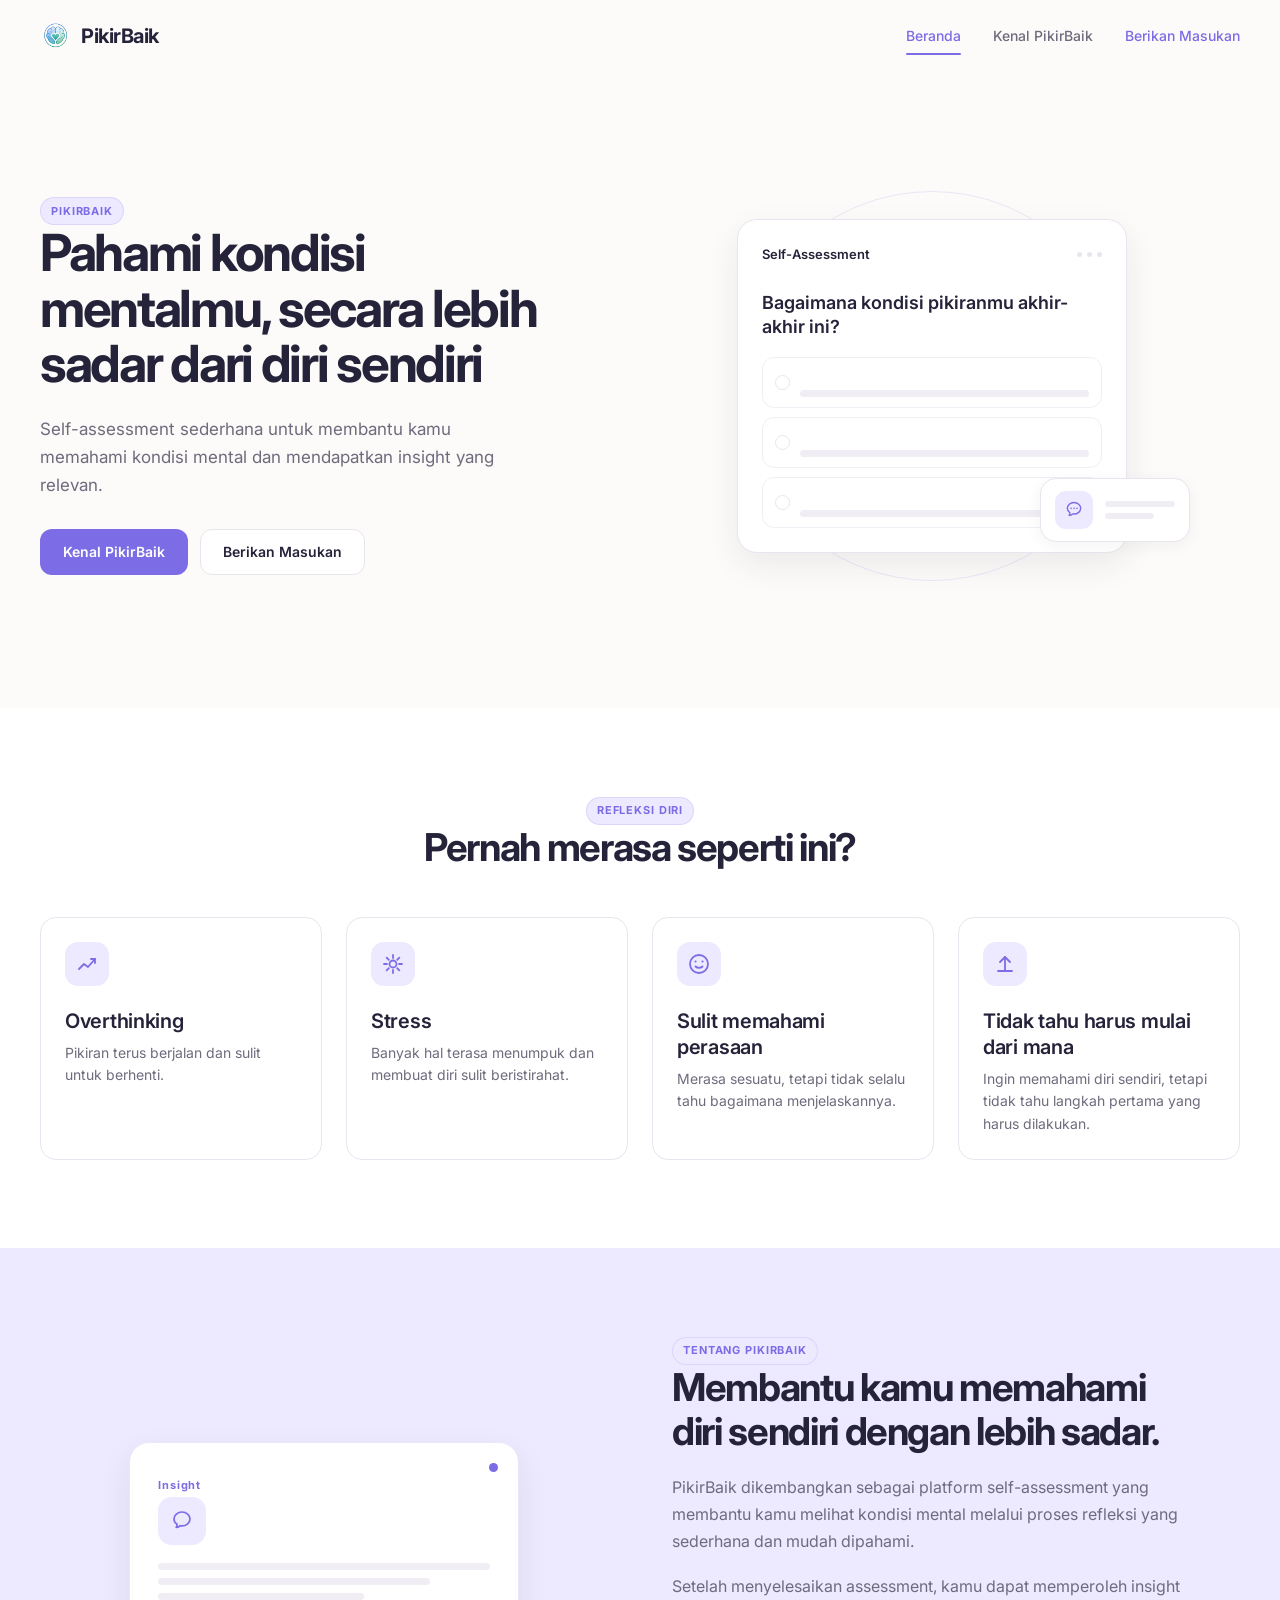
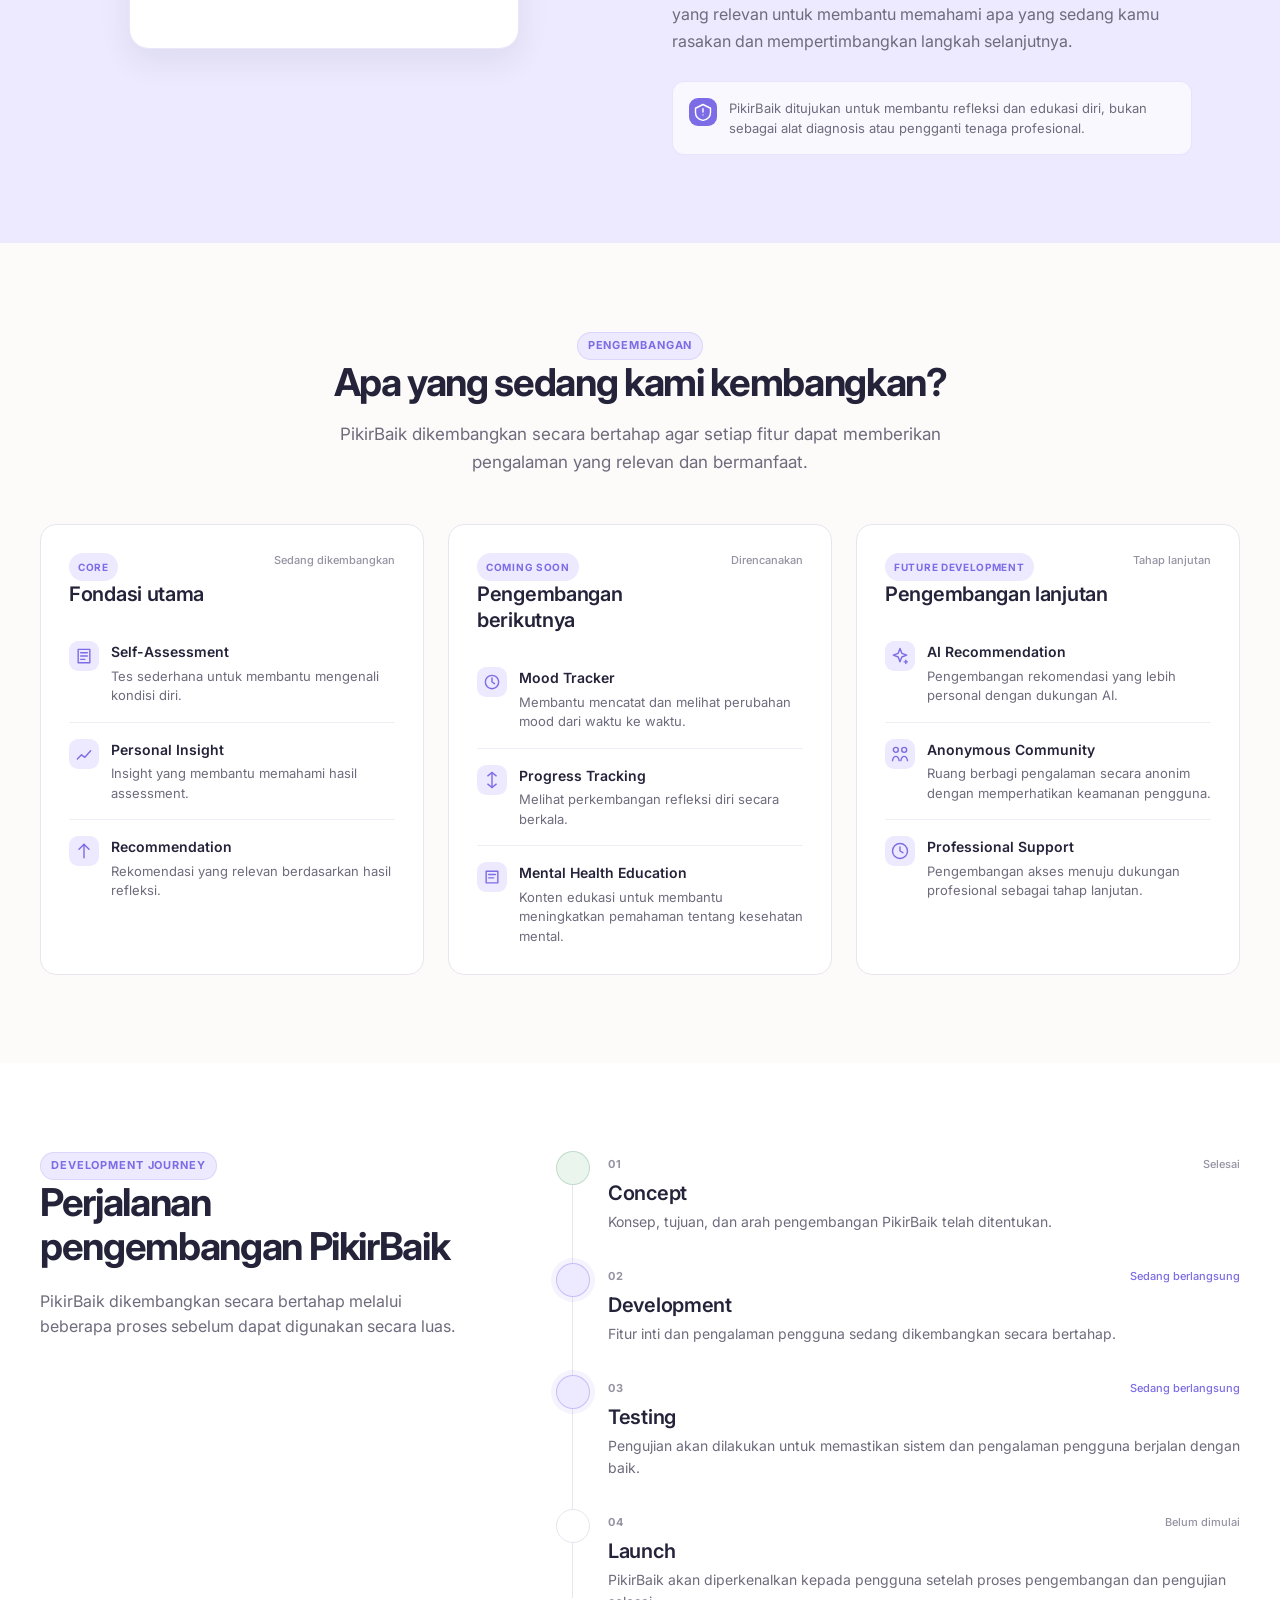
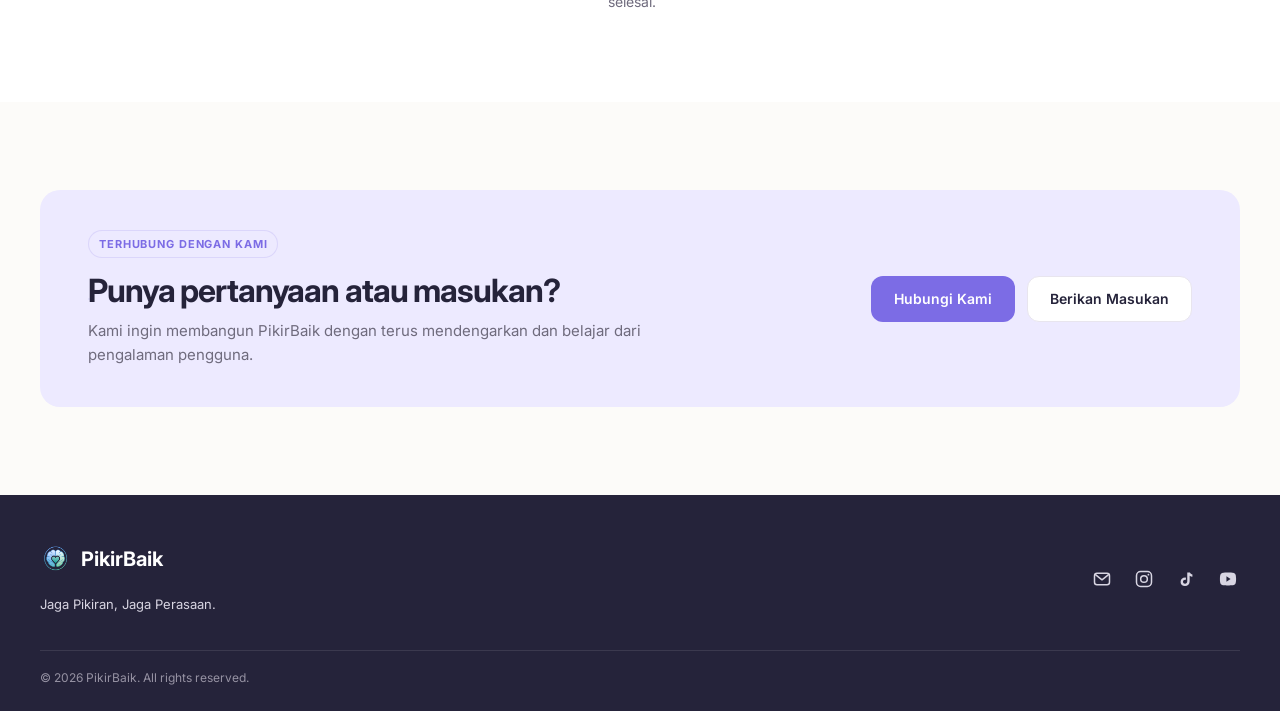
<file: index.html>
<!DOCTYPE html>
<html lang="id">
<head>
    <meta charset="UTF-8">

    <meta
        name="viewport"
        content="width=device-width, initial-scale=1.0"
    >

    <meta
        name="description"
        content="PikirBaik adalah platform self-assessment yang membantu kamu memahami kondisi mental secara lebih sadar melalui refleksi, insight, dan rekomendasi yang relevan."
    >

    <meta
        name="robots"
        content="index, follow"
    >

    <meta
        name="theme-color"
        content="#7C6CE5"
    >

    <title>PikirBaik — Jaga Pikiran, Jaga Perasaan</title>

    <!-- =====================================================
         FONT
    ====================================================== -->
    <link
        rel="preconnect"
        href="https://fonts.googleapis.com"
    >

    <link
        rel="preconnect"
        href="https://fonts.gstatic.com"
        crossorigin
    >

    <link
        href="https://fonts.googleapis.com/css2?family=Inter:wght@400;500;600;700&display=swap"
        rel="stylesheet"
    >

    <!-- =====================================================
         STYLESHEET
    ====================================================== -->
    <link
        rel="stylesheet"
        href="css/style.css"
    >
</head>

<body>

    <!-- =====================================================
         HEADER / NAVIGATION
    ====================================================== -->

    <header class="site-header">

        <nav
            class="navbar container"
            aria-label="Navigasi utama"
        >

            <!-- Brand -->
            <a
                class="navbar-brand"
                href="./"
                aria-label="PikirBaik — Beranda"
            >
                <span
                    class="navbar-logo"
                    aria-hidden="true"
                >
                    <img
                        src="assets/images/logo.png"
                        alt=""
                        width="32"
                        height="32"
                    >
                </span>

                <span class="navbar-brand-text">
                    PikirBaik
                </span>
            </a>


            <!-- Desktop Navigation -->
            <div class="desktop-nav">

                <a
                    class="nav-link active"
                    href="./"
                    aria-current="page"
                >
                    Beranda
                </a>

                <a
                    class="nav-link"
                    href="kenal-pikirbaik"
                >
                    Kenal PikirBaik
                </a>

                <a
                    class="nav-link nav-link-button"
                    href="feedback/"
                >
                    Berikan Masukan
                </a>

            </div>


            <!-- Mobile Menu Toggle -->
            <button
                class="mobile-menu-toggle"
                id="mobile-menu-toggle"
                type="button"
                aria-label="Buka menu navigasi"
                aria-expanded="false"
                aria-controls="mobile-nav"
            >
                <span aria-hidden="true"></span>
                <span aria-hidden="true"></span>
                <span aria-hidden="true"></span>
            </button>

        </nav>


        <!-- Mobile Navigation -->
        <div
            class="mobile-nav"
            id="mobile-nav"
            aria-hidden="true"
        >

            <div class="mobile-nav-inner">

                <a
                    class="mobile-nav-link active"
                    href="./"
                    aria-current="page"
                >
                    Beranda
                </a>

                <a
                    class="mobile-nav-link"
                    href="kenal-pikirbaik"
                >
                    Kenal PikirBaik
                </a>

                <a
                    class="mobile-nav-link mobile-nav-button"
                    href="feedback/"
                >
                    Berikan Masukan
                </a>

            </div>

        </div>

    </header>


    <!-- =====================================================
         MAIN CONTENT
    ====================================================== -->

    <main>

        <!-- =================================================
             HERO
        ================================================== -->

        <section class="hero">

            <div class="container hero-grid">

                <!-- Hero Content -->
                <div class="hero-content">

                    <span class="section-badge">
                        PIKIRBAIK
                    </span>

                    <h1>
                        Pahami kondisi mentalmu, secara lebih sadar dari diri sendiri
                    </h1>

                    <p class="hero-description">
                        Self-assessment sederhana untuk membantu kamu memahami kondisi mental dan mendapatkan insight yang relevan.
                    </p>

                    <div class="hero-actions">

                        <a
                            class="btn btn-primary"
                            href="kenal-pikirbaik"
                        >
                            Kenal PikirBaik
                        </a>

                        <a
                            class="btn btn-secondary"
                            href="feedback/"
                        >
                            Berikan Masukan
                        </a>

                    </div>

                </div>


                <!-- Hero Visual -->
                <div
                    class="hero-visual"
                    aria-hidden="true"
                >

                    <div class="hero-illustration">

                        <!-- Decorative background -->
                        <div class="hero-orbit hero-orbit-one"></div>
                        <div class="hero-orbit hero-orbit-two"></div>

                        <!-- Main UI Card -->
                        <div class="hero-ui-card">

                            <div class="hero-ui-header">

                                <span class="hero-ui-title">
                                    Self-Assessment
                                </span>

                                <div class="hero-ui-dots">
                                    <span></span>
                                    <span></span>
                                    <span></span>
                                </div>

                            </div>

                            <div class="hero-ui-question">
                                Bagaimana kondisi pikiranmu akhir-akhir ini?
                            </div>

                            <div class="hero-ui-options">

                                <div class="hero-ui-option">
                                    <span class="hero-ui-radio"></span>
                                    <span class="hero-ui-line"></span>
                                </div>

                                <div class="hero-ui-option">
                                    <span class="hero-ui-radio"></span>
                                    <span class="hero-ui-line"></span>
                                </div>

                                <div class="hero-ui-option">
                                    <span class="hero-ui-radio"></span>
                                    <span class="hero-ui-line"></span>
                                </div>

                            </div>

                        </div>


                        <!-- Floating Insight Card -->
                        <div class="hero-floating-card">

                            <div class="hero-floating-icon">
                                <svg
                                    viewBox="0 0 24 24"
                                    width="20"
                                    height="20"
                                    fill="none"
                                    xmlns="http://www.w3.org/2000/svg"
                                >
                                    <path
                                        d="M12 3C7.58 3 4 6.13 4 10C4 12.16 5.2 14.07 7.1 15.3C7.08 16.37 6.83 17.44 6.2 18.5C7.88 18.38 9.34 17.72 10.38 16.72C10.9 16.82 11.44 16.88 12 16.88C16.42 16.88 20 13.75 20 9.88C20 6.13 16.42 3 12 3Z"
                                        stroke="currentColor"
                                        stroke-width="1.7"
                                        stroke-linecap="round"
                                        stroke-linejoin="round"
                                    />

                                    <path
                                        d="M8.5 10H8.51M12 10H12.01M15.5 10H15.51"
                                        stroke="currentColor"
                                        stroke-width="2"
                                        stroke-linecap="round"
                                    />
                                </svg>
                            </div>

                            <div class="hero-floating-lines">
                                <span></span>
                                <span></span>
                            </div>

                        </div>

                    </div>

                </div>

            </div>

        </section>


        <!-- =================================================
             PROBLEM
        ================================================== -->

        <section
            class="section problem-section"
            id="masalah"
        >

            <div class="container">

                <div class="section-heading centered">

                    <span class="section-badge">
                        REFLEKSI DIRI
                    </span>

                    <h2>
                        Pernah merasa seperti ini?
                    </h2>

                </div>


                <div class="problem-grid">

                    <!-- Problem 01 -->
                    <article class="problem-card">

                        <div
                            class="problem-icon"
                            aria-hidden="true"
                        >
                            <svg
                                viewBox="0 0 24 24"
                                width="24"
                                height="24"
                                fill="none"
                                xmlns="http://www.w3.org/2000/svg"
                            >
                                <path
                                    d="M4 17L9 12L13 15L20 7"
                                    stroke="currentColor"
                                    stroke-width="1.8"
                                    stroke-linecap="round"
                                    stroke-linejoin="round"
                                />

                                <path
                                    d="M16 7H20V11"
                                    stroke="currentColor"
                                    stroke-width="1.8"
                                    stroke-linecap="round"
                                    stroke-linejoin="round"
                                />
                            </svg>
                        </div>

                        <h3>
                            Overthinking
                        </h3>

                        <p>
                            Pikiran terus berjalan dan sulit untuk berhenti.
                        </p>

                    </article>


                    <!-- Problem 02 -->
                    <article class="problem-card">

                        <div
                            class="problem-icon"
                            aria-hidden="true"
                        >
                            <svg
                                viewBox="0 0 24 24"
                                width="24"
                                height="24"
                                fill="none"
                                xmlns="http://www.w3.org/2000/svg"
                            >
                                <path
                                    d="M12 3V6"
                                    stroke="currentColor"
                                    stroke-width="1.8"
                                    stroke-linecap="round"
                                />

                                <path
                                    d="M12 18V21"
                                    stroke="currentColor"
                                    stroke-width="1.8"
                                    stroke-linecap="round"
                                />

                                <path
                                    d="M3 12H6"
                                    stroke="currentColor"
                                    stroke-width="1.8"
                                    stroke-linecap="round"
                                />

                                <path
                                    d="M18 12H21"
                                    stroke="currentColor"
                                    stroke-width="1.8"
                                    stroke-linecap="round"
                                />

                                <path
                                    d="M5.64 5.64L7.76 7.76"
                                    stroke="currentColor"
                                    stroke-width="1.8"
                                    stroke-linecap="round"
                                />

                                <path
                                    d="M16.24 16.24L18.36 18.36"
                                    stroke="currentColor"
                                    stroke-width="1.8"
                                    stroke-linecap="round"
                                />

                                <path
                                    d="M18.36 5.64L16.24 7.76"
                                    stroke="currentColor"
                                    stroke-width="1.8"
                                    stroke-linecap="round"
                                />

                                <path
                                    d="M7.76 16.24L5.64 18.36"
                                    stroke="currentColor"
                                    stroke-width="1.8"
                                    stroke-linecap="round"
                                />

                                <circle
                                    cx="12"
                                    cy="12"
                                    r="3.5"
                                    stroke="currentColor"
                                    stroke-width="1.8"
                                />
                            </svg>
                        </div>

                        <h3>
                            Stress
                        </h3>

                        <p>
                            Banyak hal terasa menumpuk dan membuat diri sulit beristirahat.
                        </p>

                    </article>


                    <!-- Problem 03 -->
                    <article class="problem-card">

                        <div
                            class="problem-icon"
                            aria-hidden="true"
                        >
                            <svg
                                viewBox="0 0 24 24"
                                width="24"
                                height="24"
                                fill="none"
                                xmlns="http://www.w3.org/2000/svg"
                            >
                                <path
                                    d="M12 21C16.97 21 21 16.97 21 12C21 7.03 16.97 3 12 3C7.03 3 3 7.03 3 12C3 16.97 7.03 21 12 21Z"
                                    stroke="currentColor"
                                    stroke-width="1.8"
                                />

                                <path
                                    d="M8.5 14.5C9.43 15.43 10.61 15.9 12 15.9C13.39 15.9 14.57 15.43 15.5 14.5"
                                    stroke="currentColor"
                                    stroke-width="1.8"
                                    stroke-linecap="round"
                                />

                                <path
                                    d="M8.5 9.5H8.51"
                                    stroke="currentColor"
                                    stroke-width="2.2"
                                    stroke-linecap="round"
                                />

                                <path
                                    d="M15.5 9.5H15.51"
                                    stroke="currentColor"
                                    stroke-width="2.2"
                                    stroke-linecap="round"
                                />
                            </svg>
                        </div>

                        <h3>
                            Sulit memahami perasaan
                        </h3>

                        <p>
                            Merasa sesuatu, tetapi tidak selalu tahu bagaimana menjelaskannya.
                        </p>

                    </article>


                    <!-- Problem 04 -->
                    <article class="problem-card">

                        <div
                            class="problem-icon"
                            aria-hidden="true"
                        >
                            <svg
                                viewBox="0 0 24 24"
                                width="24"
                                height="24"
                                fill="none"
                                xmlns="http://www.w3.org/2000/svg"
                            >
                                <path
                                    d="M12 19V5"
                                    stroke="currentColor"
                                    stroke-width="1.8"
                                    stroke-linecap="round"
                                />

                                <path
                                    d="M7 10L12 5L17 10"
                                    stroke="currentColor"
                                    stroke-width="1.8"
                                    stroke-linecap="round"
                                    stroke-linejoin="round"
                                />

                                <path
                                    d="M5 19H19"
                                    stroke="currentColor"
                                    stroke-width="1.8"
                                    stroke-linecap="round"
                                />
                            </svg>
                        </div>

                        <h3>
                            Tidak tahu harus mulai dari mana
                        </h3>

                        <p>
                            Ingin memahami diri sendiri, tetapi tidak tahu langkah pertama yang harus dilakukan.
                        </p>

                    </article>

                </div>

            </div>

        </section>


        <!-- =================================================
             SOLUTION
        ================================================== -->

        <section
            class="section solution-section"
            id="tentang-pikirbaik"
        >

            <div class="container solution-grid">

                <!-- Solution Visual -->
                <div
                    class="solution-visual"
                    aria-hidden="true"
                >

                    <div class="solution-illustration">

                        <div class="solution-card solution-card-main">

                            <div class="solution-card-header">

                                <span class="solution-card-label">
                                    Insight
                                </span>

                                <span class="solution-card-dot"></span>

                            </div>

                            <div class="solution-card-content">

                                <div class="solution-card-icon">
                                    <svg
                                        viewBox="0 0 24 24"
                                        width="24"
                                        height="24"
                                        fill="none"
                                        xmlns="http://www.w3.org/2000/svg"
                                    >
                                        <path
                                            d="M12 3C7.58 3 4 6.13 4 10C4 12.16 5.2 14.07 7.1 15.3C7.08 16.37 6.83 17.44 6.2 18.5C7.88 18.38 9.34 17.72 10.38 16.72C10.9 16.82 11.44 16.88 12 16.88C16.42 16.88 20 13.75 20 9.88C20 6.13 16.42 3 12 3Z"
                                            stroke="currentColor"
                                            stroke-width="1.7"
                                            stroke-linecap="round"
                                            stroke-linejoin="round"
                                        />
                                    </svg>
                                </div>

                                <div class="solution-card-lines">
                                    <span></span>
                                    <span></span>
                                    <span></span>
                                </div>

                            </div>

                        </div>

                    </div>

                </div>


                <!-- Solution Content -->
                <div class="solution-content">

                    <span class="section-badge">
                        TENTANG PIKIRBAIK
                    </span>

                    <h2>
                        Membantu kamu memahami diri sendiri dengan lebih sadar.
                    </h2>

                    <p>
                        PikirBaik dikembangkan sebagai platform self-assessment yang membantu kamu melihat kondisi mental melalui proses refleksi yang sederhana dan mudah dipahami.
                    </p>

                    <p>
                        Setelah menyelesaikan assessment, kamu dapat memperoleh insight yang relevan untuk membantu memahami apa yang sedang kamu rasakan dan mempertimbangkan langkah selanjutnya.
                    </p>

                    <div class="disclaimer">

                        <div
                            class="disclaimer-icon"
                            aria-hidden="true"
                        >
                            <svg
                                viewBox="0 0 24 24"
                                width="20"
                                height="20"
                                fill="none"
                                xmlns="http://www.w3.org/2000/svg"
                            >
                                <path
                                    d="M12 3L21 7.5V12.5C21 17.2 17.8 20.8 12 22C6.2 20.8 3 17.2 3 12.5V7.5L12 3Z"
                                    stroke="currentColor"
                                    stroke-width="1.7"
                                    stroke-linejoin="round"
                                />

                                <path
                                    d="M12 8V12"
                                    stroke="currentColor"
                                    stroke-width="1.7"
                                    stroke-linecap="round"
                                />

                                <circle
                                    cx="12"
                                    cy="15.5"
                                    r="0.8"
                                    fill="currentColor"
                                />
                            </svg>
                        </div>

                        <p>
                            PikirBaik ditujukan untuk membantu refleksi dan edukasi diri, bukan sebagai alat diagnosis atau pengganti tenaga profesional.
                        </p>

                    </div>

                </div>

            </div>

        </section>


        <!-- =================================================
             FEATURES / DEVELOPMENT
        ================================================== -->

        <section
            class="section features-section"
            id="pengembangan"
        >

            <div class="container">

                <div class="section-heading centered">

                    <span class="section-badge">
                        PENGEMBANGAN
                    </span>

                    <h2>
                        Apa yang sedang kami kembangkan?
                    </h2>

                    <p>
                        PikirBaik dikembangkan secara bertahap agar setiap fitur dapat memberikan pengalaman yang relevan dan bermanfaat.
                    </p>

                </div>


                <div class="features-grid">

                    <!-- CORE -->
                    <article class="feature-group-card">

                        <div class="feature-group-header">

                            <div>
                                <span class="feature-group-badge">
                                    CORE
                                </span>

                                <h3>
                                    Fondasi utama
                                </h3>
                            </div>

                            <span class="feature-group-status">
                                Sedang dikembangkan
                            </span>

                        </div>


                        <div class="feature-list">

                            <div class="feature-item">

                                <div
                                    class="feature-item__icon"
                                    aria-hidden="true"
                                >
                                    <svg
                                        viewBox="0 0 24 24"
                                        width="20"
                                        height="20"
                                        fill="none"
                                        xmlns="http://www.w3.org/2000/svg"
                                    >
                                        <path
                                            d="M5 4H19V20H5V4Z"
                                            stroke="currentColor"
                                            stroke-width="1.7"
                                            stroke-linejoin="round"
                                        />

                                        <path
                                            d="M8 8H16"
                                            stroke="currentColor"
                                            stroke-width="1.7"
                                            stroke-linecap="round"
                                        />

                                        <path
                                            d="M8 12H16"
                                            stroke="currentColor"
                                            stroke-width="1.7"
                                            stroke-linecap="round"
                                        />

                                        <path
                                            d="M8 16H13"
                                            stroke="currentColor"
                                            stroke-width="1.7"
                                            stroke-linecap="round"
                                        />
                                    </svg>
                                </div>

                                <div>
                                    <h4 class="feature-item-title">
                                        Self-Assessment
                                    </h4>

                                    <p class="feature-item-description">
                                        Tes sederhana untuk membantu mengenali kondisi diri.
                                    </p>
                                </div>

                            </div>


                            <div class="feature-item">

                                <div
                                    class="feature-item__icon"
                                    aria-hidden="true"
                                >
                                    <svg
                                        viewBox="0 0 24 24"
                                        width="20"
                                        height="20"
                                        fill="none"
                                        xmlns="http://www.w3.org/2000/svg"
                                    >
                                        <path
                                            d="M4 18L9 13L13 16L20 8"
                                            stroke="currentColor"
                                            stroke-width="1.7"
                                            stroke-linecap="round"
                                            stroke-linejoin="round"
                                        />
                                    </svg>
                                </div>

                                <div>
                                    <h4 class="feature-item-title">
                                        Personal Insight
                                    </h4>

                                    <p class="feature-item-description">
                                        Insight yang membantu memahami hasil assessment.
                                    </p>
                                </div>

                            </div>


                            <div class="feature-item">

                                <div
                                    class="feature-item__icon"
                                    aria-hidden="true"
                                >
                                    <svg
                                        viewBox="0 0 24 24"
                                        width="20"
                                        height="20"
                                        fill="none"
                                        xmlns="http://www.w3.org/2000/svg"
                                    >
                                        <path
                                            d="M12 4V20"
                                            stroke="currentColor"
                                            stroke-width="1.7"
                                            stroke-linecap="round"
                                        />

                                        <path
                                            d="M6 10L12 4L18 10"
                                            stroke="currentColor"
                                            stroke-width="1.7"
                                            stroke-linecap="round"
                                            stroke-linejoin="round"
                                        />
                                    </svg>
                                </div>

                                <div>
                                    <h4 class="feature-item-title">
                                        Recommendation
                                    </h4>

                                    <p class="feature-item-description">
                                        Rekomendasi yang relevan berdasarkan hasil refleksi.
                                    </p>
                                </div>

                            </div>

                        </div>

                    </article>


                    <!-- COMING SOON -->
                    <article class="feature-group-card">

                        <div class="feature-group-header">

                            <div>
                                <span class="feature-group-badge">
                                    COMING SOON
                                </span>

                                <h3>
                                    Pengembangan berikutnya
                                </h3>
                            </div>

                            <span class="feature-group-status">
                                Direncanakan
                            </span>

                        </div>


                        <div class="feature-list">

                            <div class="feature-item">

                                <div
                                    class="feature-item__icon"
                                    aria-hidden="true"
                                >
                                    <svg
                                        viewBox="0 0 24 24"
                                        width="20"
                                        height="20"
                                        fill="none"
                                        xmlns="http://www.w3.org/2000/svg"
                                    >
                                        <circle
                                            cx="12"
                                            cy="12"
                                            r="8"
                                            stroke="currentColor"
                                            stroke-width="1.7"
                                        />

                                        <path
                                            d="M12 7V12L15 14"
                                            stroke="currentColor"
                                            stroke-width="1.7"
                                            stroke-linecap="round"
                                            stroke-linejoin="round"
                                        />
                                    </svg>
                                </div>

                                <div>
                                    <h4 class="feature-item-title">
                                        Mood Tracker
                                    </h4>

                                    <p class="feature-item-description">
                                        Membantu mencatat dan melihat perubahan mood dari waktu ke waktu.
                                    </p>
                                </div>

                            </div>


                            <div class="feature-item">

                                <div
                                    class="feature-item__icon"
                                    aria-hidden="true"
                                >
                                    <svg
                                        viewBox="0 0 24 24"
                                        width="20"
                                        height="20"
                                        fill="none"
                                        xmlns="http://www.w3.org/2000/svg"
                                    >
                                        <path
                                            d="M12 3V21"
                                            stroke="currentColor"
                                            stroke-width="1.7"
                                            stroke-linecap="round"
                                        />

                                        <path
                                            d="M7 7L12 3L17 7"
                                            stroke="currentColor"
                                            stroke-width="1.7"
                                            stroke-linecap="round"
                                            stroke-linejoin="round"
                                        />

                                        <path
                                            d="M7 17L12 21L17 17"
                                            stroke="currentColor"
                                            stroke-width="1.7"
                                            stroke-linecap="round"
                                            stroke-linejoin="round"
                                        />
                                    </svg>
                                </div>

                                <div>
                                    <h4 class="feature-item-title">
                                        Progress Tracking
                                    </h4>

                                    <p class="feature-item-description">
                                        Melihat perkembangan refleksi diri secara berkala.
                                    </p>
                                </div>

                            </div>


                            <div class="feature-item">

                                <div
                                    class="feature-item__icon"
                                    aria-hidden="true"
                                >
                                    <svg
                                        viewBox="0 0 24 24"
                                        width="20"
                                        height="20"
                                        fill="none"
                                        xmlns="http://www.w3.org/2000/svg"
                                    >
                                        <path
                                            d="M5 5H19V19H5V5Z"
                                            stroke="currentColor"
                                            stroke-width="1.7"
                                            stroke-linejoin="round"
                                        />

                                        <path
                                            d="M8 9H16"
                                            stroke="currentColor"
                                            stroke-width="1.7"
                                            stroke-linecap="round"
                                        />

                                        <path
                                            d="M8 13H14"
                                            stroke="currentColor"
                                            stroke-width="1.7"
                                            stroke-linecap="round"
                                        />
                                    </svg>
                                </div>

                                <div>
                                    <h4 class="feature-item-title">
                                        Mental Health Education
                                    </h4>

                                    <p class="feature-item-description">
                                        Konten edukasi untuk membantu meningkatkan pemahaman tentang kesehatan mental.
                                    </p>
                                </div>

                            </div>

                        </div>

                    </article>


                    <!-- FUTURE -->
                    <article class="feature-group-card">

                        <div class="feature-group-header">

                            <div>
                                <span class="feature-group-badge">
                                    FUTURE DEVELOPMENT
                                </span>

                                <h3>
                                    Pengembangan lanjutan
                                </h3>
                            </div>

                            <span class="feature-group-status">
                                Tahap lanjutan
                            </span>

                        </div>


                        <div class="feature-list">

                            <div class="feature-item">

                                <div
                                    class="feature-item__icon"
                                    aria-hidden="true"
                                >
                                    <svg
                                        viewBox="0 0 24 24"
                                        width="20"
                                        height="20"
                                        fill="none"
                                        xmlns="http://www.w3.org/2000/svg"
                                    >
                                        <path
                                            d="M12 3L14.2 8.8L20 11L14.2 13.2L12 19L9.8 13.2L4 11L9.8 8.8L12 3Z"
                                            stroke="currentColor"
                                            stroke-width="1.7"
                                            stroke-linejoin="round"
                                        />

                                        <path
                                            d="M19 17V21"
                                            stroke="currentColor"
                                            stroke-width="1.7"
                                            stroke-linecap="round"
                                        />

                                        <path
                                            d="M17 19H21"
                                            stroke="currentColor"
                                            stroke-width="1.7"
                                            stroke-linecap="round"
                                        />
                                    </svg>
                                </div>

                                <div>
                                    <h4 class="feature-item-title">
                                        AI Recommendation
                                    </h4>

                                    <p class="feature-item-description">
                                        Pengembangan rekomendasi yang lebih personal dengan dukungan AI.
                                    </p>
                                </div>

                            </div>


                            <div class="feature-item">

                                <div
                                    class="feature-item__icon"
                                    aria-hidden="true"
                                >
                                    <svg
                                        viewBox="0 0 24 24"
                                        width="20"
                                        height="20"
                                        fill="none"
                                        xmlns="http://www.w3.org/2000/svg"
                                    >
                                        <path
                                            d="M7 10C5.34 10 4 8.66 4 7C4 5.34 5.34 4 7 4C8.66 4 10 5.34 10 7C10 8.66 8.66 10 7 10Z"
                                            stroke="currentColor"
                                            stroke-width="1.7"
                                        />

                                        <path
                                            d="M17 10C15.34 10 14 8.66 14 7C14 5.34 15.34 4 17 4C18.66 4 20 5.34 20 7C20 8.66 18.66 10 17 10Z"
                                            stroke="currentColor"
                                            stroke-width="1.7"
                                        />

                                        <path
                                            d="M3 20C3.6 16.7 5.1 14.8 7 14.8C8.9 14.8 10.4 16.7 11 20"
                                            stroke="currentColor"
                                            stroke-width="1.7"
                                            stroke-linecap="round"
                                        />

                                        <path
                                            d="M13 20C13.6 16.7 15.1 14.8 17 14.8C18.9 14.8 20.4 16.7 21 20"
                                            stroke="currentColor"
                                            stroke-width="1.7"
                                            stroke-linecap="round"
                                        />
                                    </svg>
                                </div>

                                <div>
                                    <h4 class="feature-item-title">
                                        Anonymous Community
                                    </h4>

                                    <p class="feature-item-description">
                                        Ruang berbagi pengalaman secara anonim dengan memperhatikan keamanan pengguna.
                                    </p>
                                </div>

                            </div>


                            <div class="feature-item">

                                <div
                                    class="feature-item__icon"
                                    aria-hidden="true"
                                >
                                    <svg
                                        viewBox="0 0 24 24"
                                        width="20"
                                        height="20"
                                        fill="none"
                                        xmlns="http://www.w3.org/2000/svg"
                                    >
                                        <path
                                            d="M12 21C16.97 21 21 16.97 21 12C21 7.03 16.97 3 12 3C7.03 3 3 7.03 3 12C3 16.97 7.03 21 12 21Z"
                                            stroke="currentColor"
                                            stroke-width="1.7"
                                        />

                                        <path
                                            d="M12 7V12L15.5 14"
                                            stroke="currentColor"
                                            stroke-width="1.7"
                                            stroke-linecap="round"
                                            stroke-linejoin="round"
                                        />
                                    </svg>
                                </div>

                                <div>
                                    <h4 class="feature-item-title">
                                        Professional Support
                                    </h4>

                                    <p class="feature-item-description">
                                        Pengembangan akses menuju dukungan profesional sebagai tahap lanjutan.
                                    </p>
                                </div>

                            </div>

                        </div>

                    </article>

                </div>

            </div>

        </section>


        <!-- =================================================
             DEVELOPMENT JOURNEY
        ================================================== -->

        <section
            class="section development-section"
            id="perjalanan-pengembangan"
        >

            <div class="container development-layout">

                <div class="development-intro">

                    <span class="section-badge">
                        DEVELOPMENT JOURNEY
                    </span>

                    <h2>
                        Perjalanan pengembangan PikirBaik
                    </h2>

                    <p>
                        PikirBaik dikembangkan secara bertahap melalui beberapa proses sebelum dapat digunakan secara luas.
                    </p>

                </div>


                <div class="development-timeline">

                    <!-- Step 01 -->
                    <article class="development-item completed">

                        <div
                            class="development-node"
                            aria-hidden="true"
                        >
                            <span></span>
                        </div>

                        <div class="development-item-content">

                            <div class="development-item-header">

                                <span class="development-item-number">
                                    01
                                </span>

                                <span class="development-item-status">
                                    Selesai
                                </span>

                            </div>

                            <h3>
                                Concept
                            </h3>

                            <p>
                                Konsep, tujuan, dan arah pengembangan PikirBaik telah ditentukan.
                            </p>

                        </div>

                    </article>


                    <!-- Step 02 -->
                    <article class="development-item active">

                        <div
                            class="development-node"
                            aria-hidden="true"
                        >
                            <span></span>
                        </div>

                        <div class="development-item-content">

                            <div class="development-item-header">

                                <span class="development-item-number">
                                    02
                                </span>

                                <span class="development-item-status">
                                    Sedang berlangsung
                                </span>

                            </div>

                            <h3>
                                Development
                            </h3>

                            <p>
                                Fitur inti dan pengalaman pengguna sedang dikembangkan secara bertahap.
                            </p>

                        </div>

                    </article>


                    <!-- Step 03 -->
                    <article class="development-item active">

                        <div
                            class="development-node"
                            aria-hidden="true"
                        >
                            <span></span>
                        </div>

                        <div class="development-item-content">

                            <div class="development-item-header">

                                <span class="development-item-number">
                                    03
                                </span>

                                <span class="development-item-status">
                                    Sedang berlangsung
                                </span>

                            </div>

                            <h3>
                                Testing
                            </h3>

                            <p>
                                Pengujian akan dilakukan untuk memastikan sistem dan pengalaman pengguna berjalan dengan baik.
                            </p>

                        </div>

                    </article>


                    <!-- Step 04 -->
                    <article class="development-item">

                        <div
                            class="development-node"
                            aria-hidden="true"
                        >
                            <span></span>
                        </div>

                        <div class="development-item-content">

                            <div class="development-item-header">

                                <span class="development-item-number">
                                    04
                                </span>

                                <span class="development-item-status">
                                    Belum dimulai
                                </span>

                            </div>

                            <h3>
                                Launch
                            </h3>

                            <p>
                                PikirBaik akan diperkenalkan kepada pengguna setelah proses pengembangan dan pengujian selesai.
                            </p>

                        </div>

                    </article>

                </div>

            </div>

        </section>


        <!-- =================================================
             CTA
        ================================================== -->

        <section class="section cta-section">

            <div class="container">

                <div class="cta-card">

                    <div
                        class="cta-card__decoration"
                        aria-hidden="true"
                    >
                        <svg
                            viewBox="0 0 300 180"
                            preserveAspectRatio="none"
                            xmlns="http://www.w3.org/2000/svg"
                        >
                            <path
                                d="M300 0C235 30 250 76 184 88C119 100 96 66 52 92C27 107 13 135 0 180"
                                fill="none"
                                stroke="currentColor"
                                stroke-width="2"
                                stroke-linecap="round"
                            />
                        </svg>
                    </div>


                    <div class="cta-content">

                        <span class="section-badge">
                            TERHUBUNG DENGAN KAMI
                        </span>

                        <h2>
                            Punya pertanyaan atau masukan?
                        </h2>

                        <p>
                            Kami ingin membangun PikirBaik dengan terus mendengarkan dan belajar dari pengalaman pengguna.
                        </p>

                    </div>


                    <div class="cta-actions">

                        <button
                            class="btn btn-primary"
                            type="button"
                            data-modal-target="contact-modal"
                        >
                            Hubungi Kami
                        </button>

                        <a
                            class="btn btn-secondary"
                            href="feedback/"
                        >
                            Berikan Masukan
                        </a>

                    </div>

                </div>

            </div>

        </section>

    </main>


    <!-- =====================================================
     FOOTER
    ====================================================== -->

    <footer class="site-footer">

        <div class="container footer-content">

            <!-- Footer Brand -->
            <div class="footer-brand">

                <a
                    class="footer-brand-link"
                    href="./"
                    aria-label="PikirBaik — Beranda"
                >

                    <span
                        class="footer-logo"
                        aria-hidden="true"
                    >
                        <img
                            src="assets/images/logo.png"
                            alt=""
                            width="32"
                            height="32"
                        >
                    </span>

                    <span class="navbar-brand-text">
                        PikirBaik
                    </span>

                </a>

                <p class="footer-tagline">
                    Jaga Pikiran, Jaga Perasaan.
                </p>

            </div>


            <!-- Footer Social & Contact -->
            <div
                class="footer-social"
                aria-label="Kontak dan media sosial PikirBaik"
            >

                <!-- Email -->
                <a
                    class="footer-social-link"
                    href="https://mail.google.com/mail/u/0/?view=cm&fs=1&to=hubungi.pikirbaik@gmail.com"
                    target="_blank"
                    rel="noopener noreferrer"
                    aria-label="Email PikirBaik"
                    title="Email PikirBaik"
                >
                    <svg
                        viewBox="0 0 24 24"
                        width="22"
                        height="22"
                        fill="none"
                        xmlns="http://www.w3.org/2000/svg"
                        aria-hidden="true"
                    >
                        <rect
                            x="3"
                            y="5"
                            width="18"
                            height="14"
                            rx="3"
                            stroke="currentColor"
                            stroke-width="1.8"
                        />

                        <path
                            d="M4.5 7L12 13L19.5 7"
                            stroke="currentColor"
                            stroke-width="1.8"
                            stroke-linecap="round"
                            stroke-linejoin="round"
                        />
                    </svg>
                </a>

                <!-- Instagram -->
                <a
                    class="footer-social-link"
                    href="https://www.instagram.com/pikirbaik.my.id"
                    target="_blank"
                    rel="noopener noreferrer"
                    aria-label="Instagram PikirBaik"
                    title="Instagram PikirBaik"
                >
                    <svg
                        viewBox="0 0 24 24"
                        width="22"
                        height="22"
                        fill="none"
                        xmlns="http://www.w3.org/2000/svg"
                        aria-hidden="true"
                    >
                        <rect
                            x="3"
                            y="3"
                            width="18"
                            height="18"
                            rx="5"
                            stroke="currentColor"
                            stroke-width="1.8"
                        />

                        <circle
                            cx="12"
                            cy="12"
                            r="4"
                            stroke="currentColor"
                            stroke-width="1.8"
                        />

                        <circle
                            cx="17.3"
                            cy="6.8"
                            r="1.1"
                            fill="currentColor"
                        />
                    </svg>
                </a>

                <!-- TikTok -->
                <a
                    class="footer-social-link"
                    href="https://www.tiktok.com/@pikirbaik7?_r=1&_t=ZS-99lAT5Mx0ad"
                    target="_blank"
                    rel="noopener noreferrer"
                    aria-label="TikTok PikirBaik"
                    title="TikTok PikirBaik"
                >
                    <svg
                        viewBox="0 0 24 24"
                        width="22"
                        height="22"
                        fill="currentColor"
                        xmlns="http://www.w3.org/2000/svg"
                        aria-hidden="true"
                    >
                        <path
                            d="M16.7 4.2C17.3 5.5 18.3 6.4 19.7 6.7V9.2C18.5 9.1 17.4 8.7 16.4 8V14.7C16.4 18.2 14.1 20.4 10.8 20.4C7.7 20.4 5.5 18.4 5.5 15.5C5.5 12.5 7.8 10.3 11 10.3C11.3 10.3 11.6 10.3 11.9 10.4V13C11.6 12.9 11.3 12.8 11 12.8C9.5 12.8 8.4 13.8 8.4 15.3C8.4 16.7 9.4 17.7 10.8 17.7C12.5 17.7 13.5 16.6 13.5 14.8V4.2H16.7Z"
                        />
                    </svg>
                </a>

                <!-- YouTube -->
                <a
                    class="footer-social-link"
                    href="https://www.youtube.com/@pikirbaik.self-assessment"
                    target="_blank"
                    rel="noopener noreferrer"
                    aria-label="YouTube PikirBaik"
                    title="YouTube PikirBaik"
                >
                    <svg
                        viewBox="0 0 24 24"
                        width="22"
                        height="22"
                        fill="currentColor"
                        xmlns="http://www.w3.org/2000/svg"
                        aria-hidden="true"
                    >
                        <path
                            d="M21.2 7.1C20.9 6 20 5.1 18.9 4.8C16.9 4.3 12 4.3 12 4.3C12 4.3 7.1 4.3 5.1 4.8C4 5.1 3.1 6 2.8 7.1C2.3 9.1 2.3 12 2.3 12C2.3 12 2.3 14.9 2.8 16.9C3.1 18 4 18.9 5.1 19.2C7.1 19.7 12 19.7 12 19.7C12 19.7 16.9 19.7 18.9 19.2C20 18.9 20.9 18 21.2 16.9C21.7 14.9 21.7 12 21.7 12C21.7 12 21.7 9.1 21.2 7.1C21.2 7.1 21.2 7.1 21.2 7.1Z"
                        />

                        <path
                            d="M10.1 15.3L15.1 12L10.1 8.7V15.3Z"
                            fill="#25233A"
                        />
                    </svg>
                </a>

            </div>

        </div>


        <div class="container footer-bottom">

            <p>
                &copy;
                <span data-current-year></span>
                PikirBaik. All rights reserved.
            </p>

        </div>

    </footer>

    <!-- =====================================================
         CONTACT MODAL
    ====================================================== -->

    <div
        class="modal"
        id="contact-modal"
        aria-hidden="true"
        role="dialog"
        aria-modal="true"
        aria-labelledby="contact-modal-title"
        inert
    >

        <div class="modal-overlay" data-modal-close></div>

            <div class="modal-container">

                <div class="modal-header">

                    <h2 id="contact-modal-title">
                        Hubungi Kami
                    </h2>

                    <button
                        class="modal-close"
                        type="button"
                        data-modal-close
                        aria-label="Tutup modal"
                    >
                        &times;
                    </button>

                </div>


                <div class="modal-body">

                    <p>
                        Punya pertanyaan, ide, atau ingin mengetahui lebih lanjut tentang PikirBaik? Hubungi kami melalui salah satu kanal berikut.
                    </p>


                    <div class="contact-list">

                        <!-- Email -->
                        <a
                            class="contact-item"
                            href="https://mail.google.com/mail/u/0/?view=cm&fs=1&to=hubungi.pikirbaik@gmail.com"
                        >

                            <span
                                class="contact-item__icon"
                                aria-hidden="true"
                            >
                                <svg
                                    viewBox="0 0 24 24"
                                    width="22"
                                    height="22"
                                    fill="none"
                                    xmlns="http://www.w3.org/2000/svg"
                                >
                                    <rect
                                        x="3"
                                        y="5"
                                        width="18"
                                        height="14"
                                        rx="2"
                                        stroke="currentColor"
                                        stroke-width="1.7"
                                    />

                                    <path
                                        d="M4 7L12 13L20 7"
                                        stroke="currentColor"
                                        stroke-width="1.7"
                                        stroke-linecap="round"
                                        stroke-linejoin="round"
                                    />
                                </svg>
                            </span>

                            <span class="contact-item__content">

                                <span class="contact-item__label">
                                    Email
                                </span>

                                <span>
                                    hubungi.pikirbaik@gmail.com
                                </span>

                            </span>

                            <span
                                class="contact-item__arrow"
                                aria-hidden="true"
                            >
                                →
                            </span>

                        </a>


                        <!-- WhatsApp -->
                        <a
                            class="contact-item"
                            href="https://wa.me/6283848835810?text=Halo%20PikirBaik%20%F0%9F%91%8B%0ASaya%20tertarik%20dengan%20PikirBaik%20dan%20ingin%20mengetahui%20lebih%20lanjut.%20Boleh%20saya%20mendapatkan%20informasinya%3F"
                            target="_blank"
                            rel="noopener noreferrer"
                        >

                            <span
                                class="contact-item__icon"
                                aria-hidden="true"
                            >
                                <svg
                                    viewBox="0 0 24 24"
                                    width="22"
                                    height="22"
                                    fill="none"
                                    xmlns="http://www.w3.org/2000/svg"
                                >
                                    <path
                                        d="M20 11.5C20 15.64 16.42 19 12 19C10.72 19 9.52 18.71 8.47 18.2L4 19.5L5.34 15.31C4.49 14.22 4 12.9 4 11.5C4 7.36 7.58 4 12 4C16.42 4 20 7.36 20 11.5Z"
                                        stroke="currentColor"
                                        stroke-width="1.7"
                                        stroke-linejoin="round"
                                    />

                                    <path
                                        d="M9 9.5C9.2 11.1 10.6 12.8 12.2 13.7C13.05 14.18 14.07 14.48 15 14.5"
                                        stroke="currentColor"
                                        stroke-width="1.7"
                                        stroke-linecap="round"
                                    />
                                </svg>
                            </span>

                            <span class="contact-item__content">

                                <span class="contact-item__label">
                                    WhatsApp
                                </span>

                                <span>
                                    Hubungi melalui WhatsApp
                                </span>

                                <span>
                                    083848835810
                                </span>

                            </span>

                            <span
                                class="contact-item__arrow"
                                aria-hidden="true"
                            >
                                →
                            </span>

                        </a>


                        <!-- Instagram -->
                        <a
                            class="contact-item"
                            href="https://www.instagram.com/pikirbaik.my.id"
                            target="_blank"
                            rel="noopener noreferrer"
                        >

                            <span
                                class="contact-item__icon"
                                aria-hidden="true"
                            >
                                <svg
                                    viewBox="0 0 24 24"
                                    width="22"
                                    height="22"
                                    fill="none"
                                    xmlns="http://www.w3.org/2000/svg"
                                >
                                    <rect
                                        x="4"
                                        y="4"
                                        width="16"
                                        height="16"
                                        rx="4"
                                        stroke="currentColor"
                                        stroke-width="1.7"
                                    />

                                    <circle
                                        cx="12"
                                        cy="12"
                                        r="3.5"
                                        stroke="currentColor"
                                        stroke-width="1.7"
                                    />

                                    <circle
                                        cx="17.2"
                                        cy="6.8"
                                        r="1"
                                        fill="currentColor"
                                    />
                                </svg>
                            </span>

                            <span class="contact-item__content">

                                <span class="contact-item__label">
                                    Instagram
                                </span>

                                <span>
                                    Ikuti perkembangan PikirBaik
                                </span>

                                <span>
                                    @pikirbaik.my.id
                                </span>

                            </span>

                            <span
                                class="contact-item__arrow"
                                aria-hidden="true"
                            >
                                →
                            </span>

                        </a>


                        <!-- TikTok -->
                        <a
                            class="contact-item"
                            href="https://www.tiktok.com/@pikirbaik7?_r=1&_t=ZS-99lAT5Mx0ad"
                            target="_blank"
                            rel="noopener noreferrer"
                        >

                            <span
                                class="contact-item__icon"
                                aria-hidden="true"
                            >
                                <svg
                                    viewBox="0 0 24 24"
                                    width="22"
                                    height="22"
                                    fill="none"
                                    xmlns="http://www.w3.org/2000/svg"
                                >
                                    <path
                                        d="M14 5C14.35 7.01 15.69 8.37 18 8.7V11C16.56 10.94 15.2 10.44 14 9.45V15.2C14 18.12 11.76 20 8.9 20C6.25 20 4 18.32 4 15.7C4 12.98 6.28 11 8.9 11C9.35 11 9.77 11.06 10.2 11.18V13.65C9.82 13.49 9.42 13.4 8.98 13.4C7.55 13.4 6.4 14.34 6.4 15.65C6.4 16.86 7.44 17.65 8.85 17.65C10.45 17.65 11.6 16.65 11.6 14.88V5H14Z"
                                        fill="currentColor"
                                    />
                                </svg>
                            </span>

                            <span class="contact-item__content">

                                <span class="contact-item__label">
                                    TikTok
                                </span>

                                <span>
                                    Ikuti PikirBaik di TikTok
                                </span>

                                <span>
                                    @pikirbaik.my.id
                                </span>

                            </span>

                            <span
                                class="contact-item__arrow"
                                aria-hidden="true"
                            >
                                →
                            </span>

                        </a>

                    </div>

                </div>

            </div>

    </div>


    <!-- =====================================================
         JAVASCRIPT
    ====================================================== -->

    <script src="js/main.js"></script>
    <script src="js/modal.js"></script>

</body>
</html>
</file>
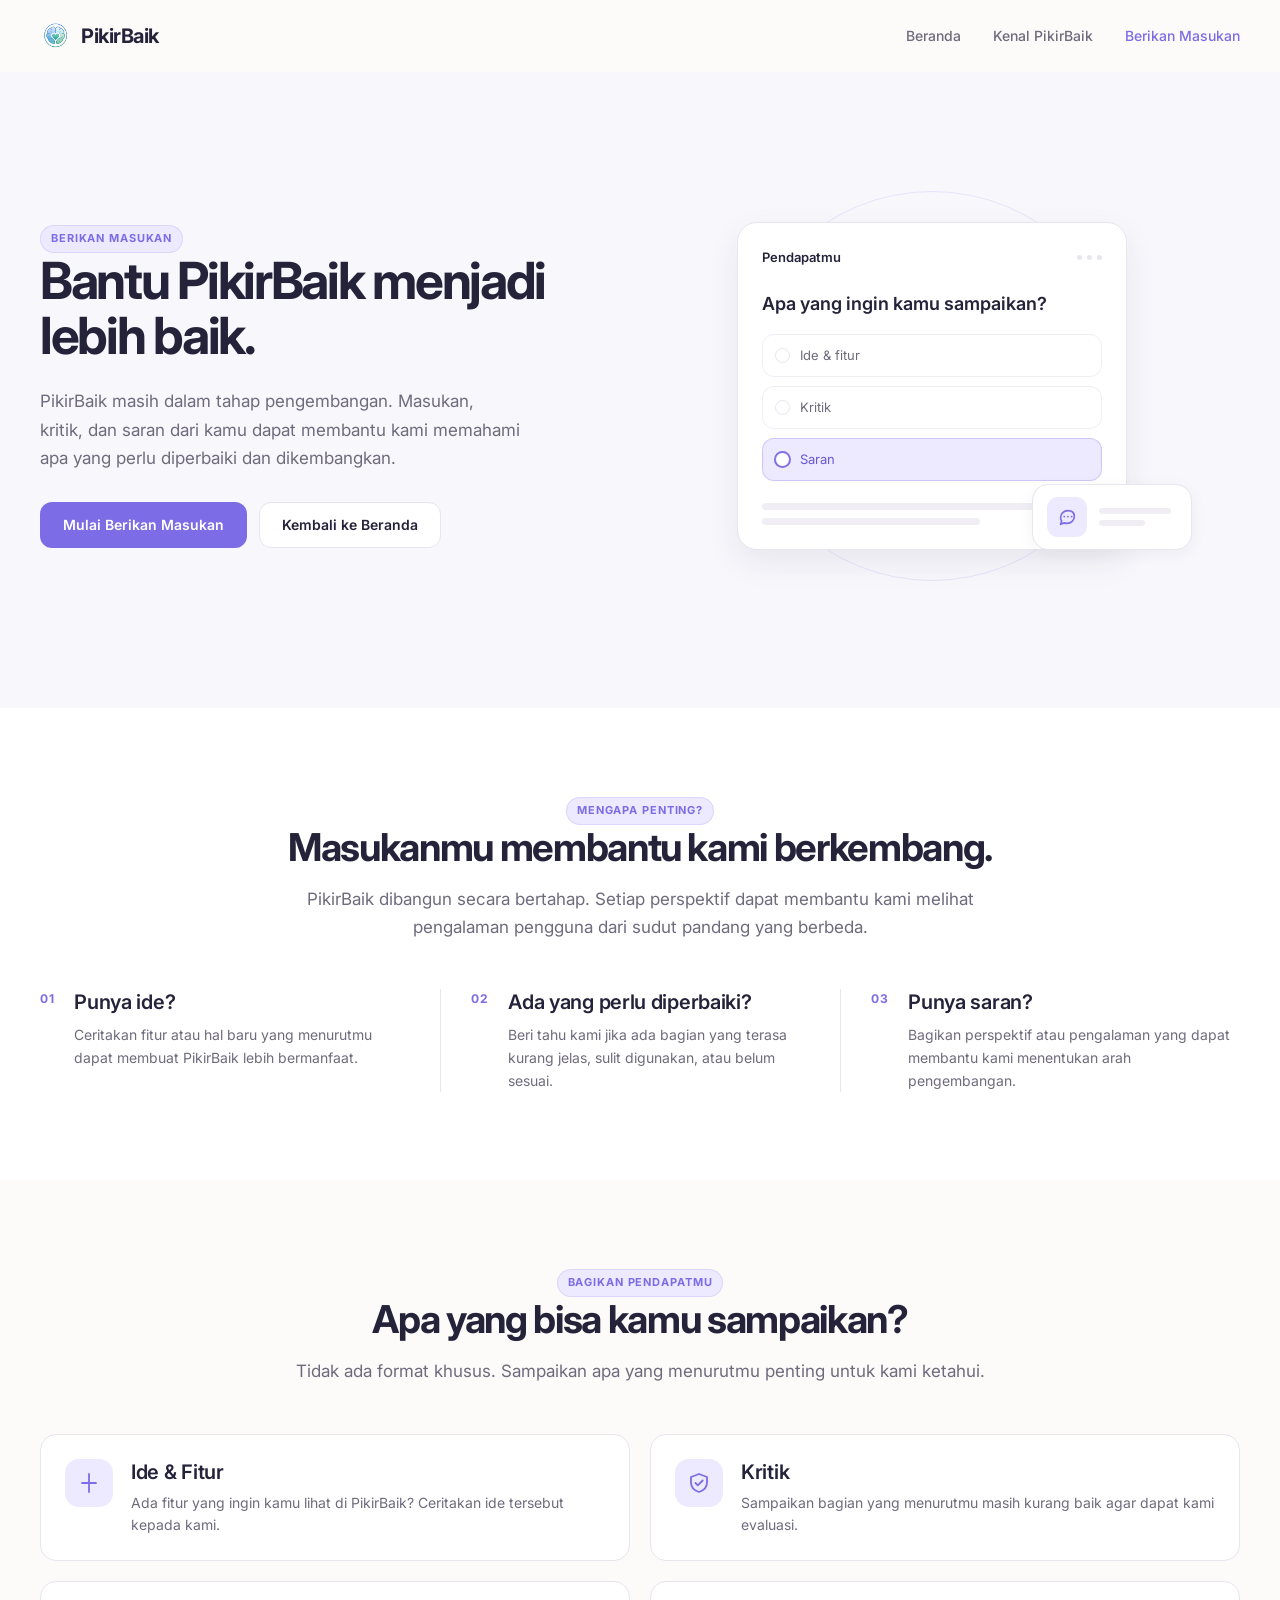
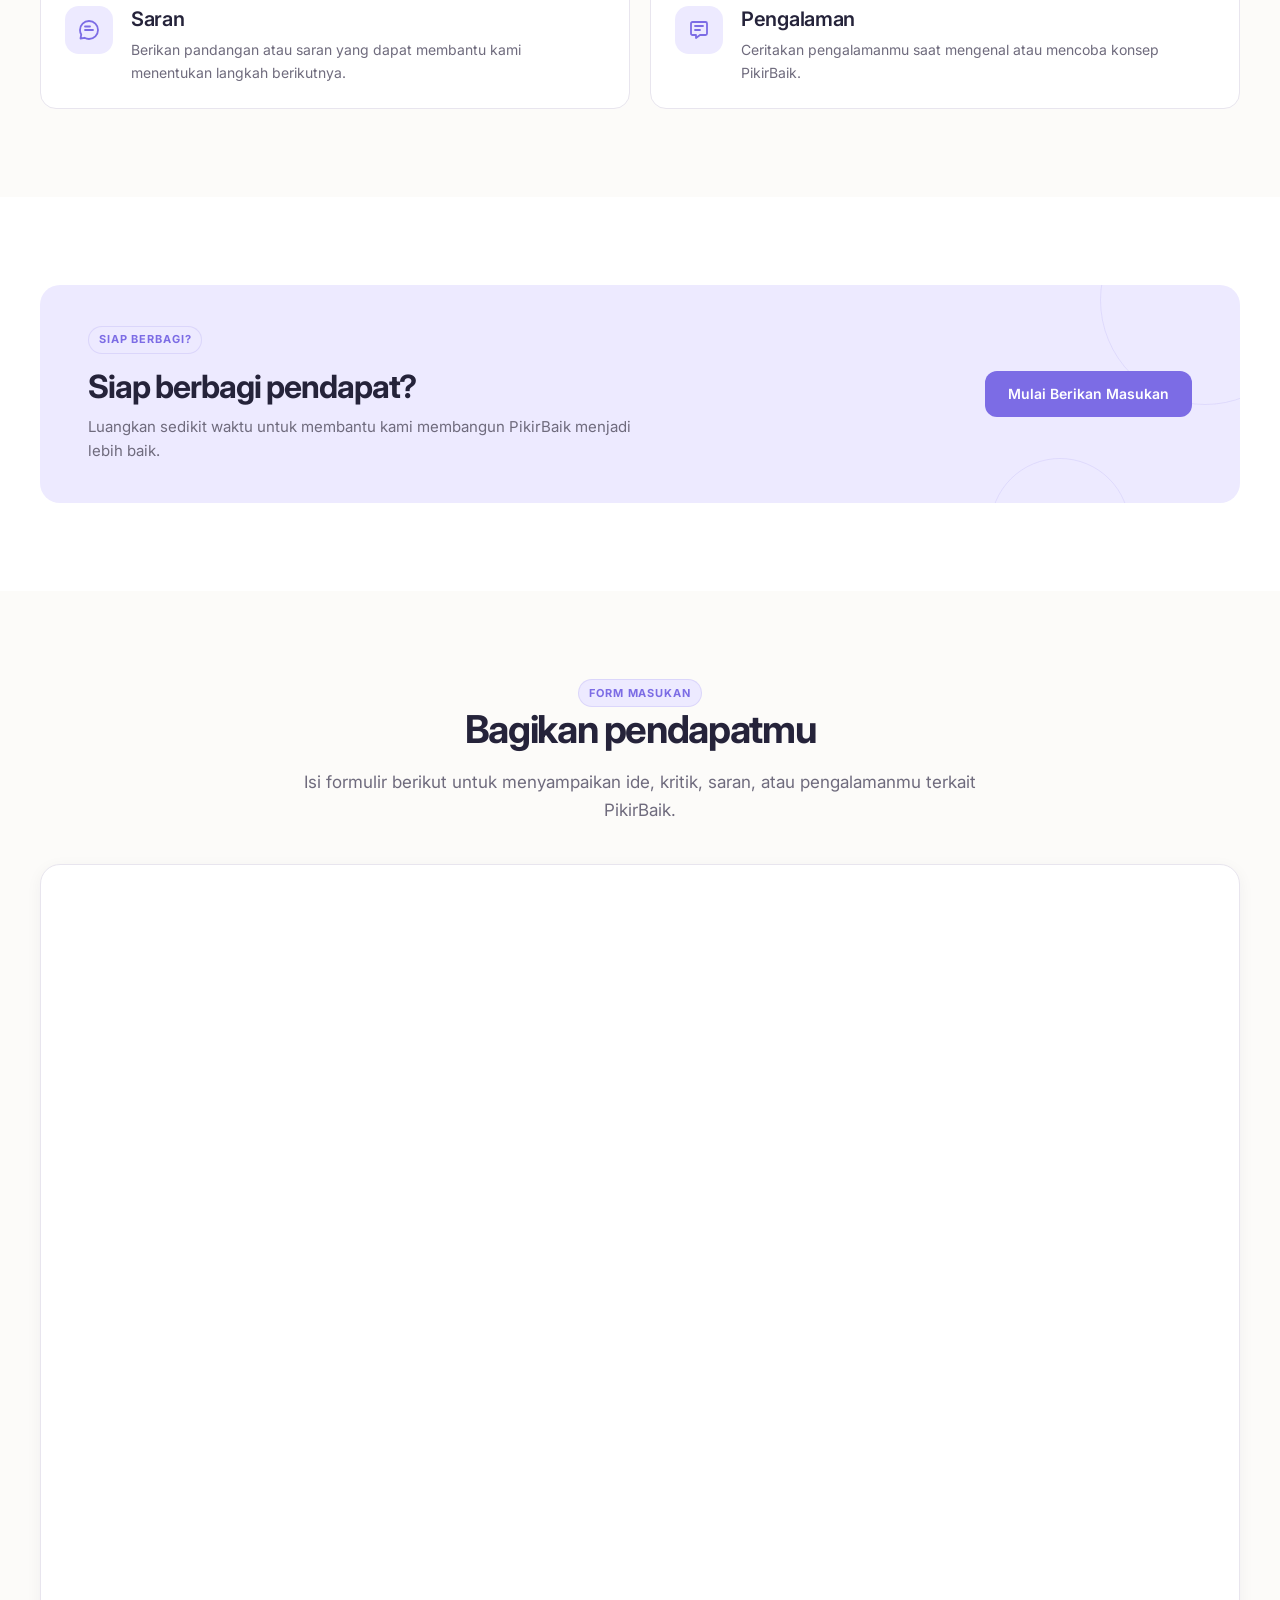
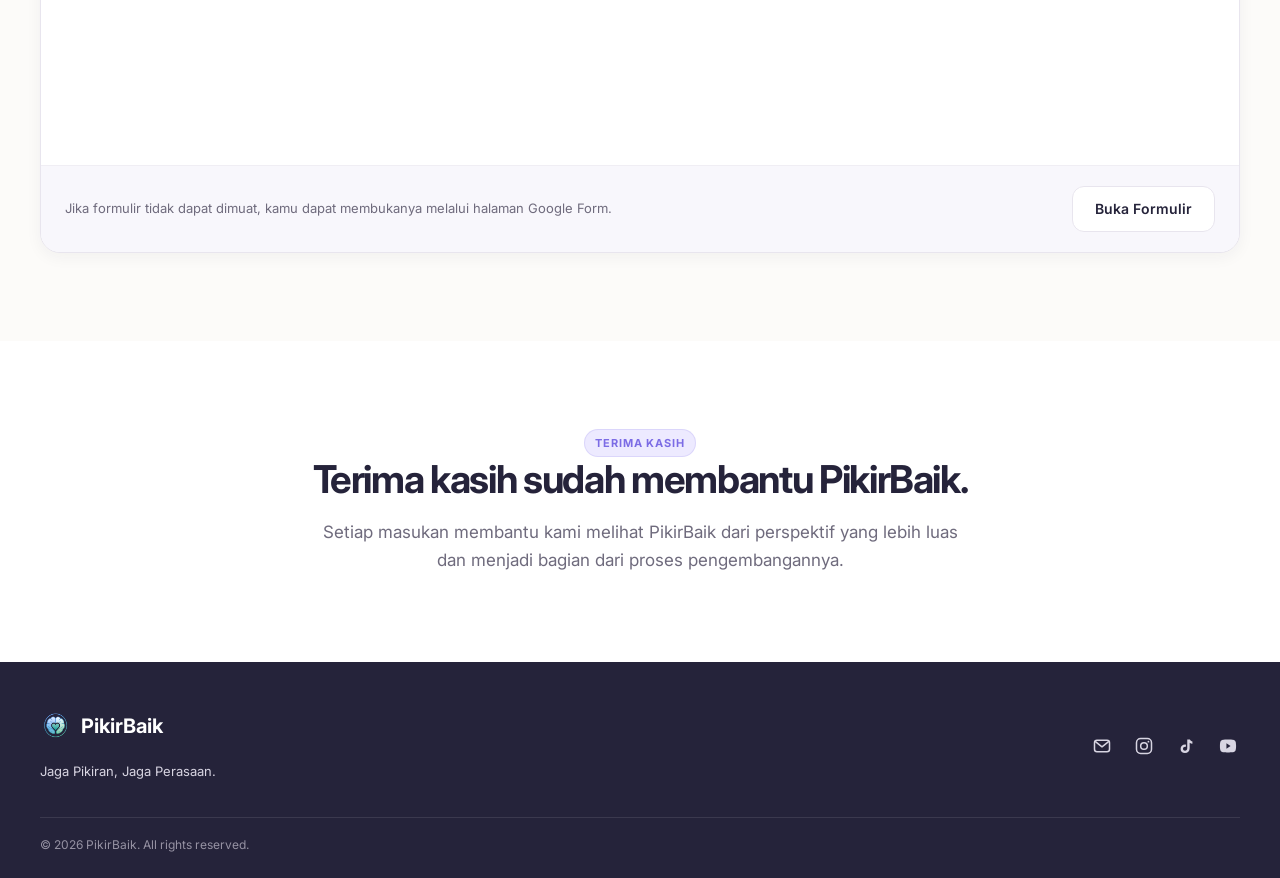
<file: feedback/index.html>
<!DOCTYPE html>
<html lang="id">
<head>
    <meta charset="UTF-8">
    <meta name="viewport" content="width=device-width, initial-scale=1.0">

    <meta
        name="description"
        content="Berikan masukan untuk membantu PikirBaik berkembang menjadi platform yang lebih baik."
    >
    <meta
        name="keywords"
        content="PikirBaik, kesehatan mental, self-assessment, feedback, masukan"
    >
    <meta name="author" content="PikirBaik">

    <meta name="theme-color" content="#7C6CE5">

    <title>Berikan Masukan — PikirBaik</title>

    <!-- Google Fonts -->
    <link rel="preconnect" href="https://fonts.googleapis.com">
    <link rel="preconnect" href="https://fonts.gstatic.com" crossorigin>
    <link
        href="https://fonts.googleapis.com/css2?family=Inter:wght@400;500;600;700&display=swap"
        rel="stylesheet"
    >

    <!-- Main CSS -->
    <link rel="stylesheet" href="../css/style.css">
</head>

<body>

    <!-- =========================================================
         HEADER
    ========================================================== -->
    <header class="site-header" id="site-header">
        <nav class="navbar container" aria-label="Navigasi utama">

            <!-- Brand -->
            <a
                class="navbar-brand"
                href="../"
                aria-label="PikirBaik — Beranda"
            >
                <span
                    class="navbar-logo"
                    aria-hidden="true"
                >
                    <img
                        src="../assets/images/logo.png"
                        alt=""
                        width="32"
                        height="32"
                    >
                </span>

                <span class="navbar-brand-text">
                    PikirBaik
                </span>
            </a>

            <!-- Desktop Navigation -->
            <div class="desktop-nav" aria-label="Navigasi desktop">
                <a
                    href="../"
                    class="nav-link"
                >
                    Beranda
                </a>

                <a
                    href="../kenal-pikirbaik/"
                    class="nav-link"
                >
                    Kenal PikirBaik
                </a>

                <a
                    href="./"
                    class="nav-link nav-link-button active"
                    aria-current="page"
                >
                    Berikan Masukan
                </a>
            </div>

            <!-- Mobile Menu Toggle -->
            <button
                type="button"
                class="mobile-menu-toggle"
                id="mobile-menu-toggle"
                aria-label="Buka menu navigasi"
                aria-expanded="false"
                aria-controls="mobile-nav"
            >
                <span></span>
                <span></span>
                <span></span>
            </button>
        </nav>

        <!-- Mobile Navigation -->
        <div
            class="mobile-nav"
            id="mobile-nav"
            aria-hidden="true"
        >
            <div class="mobile-nav-inner container">

                <a
                    href="../"
                    class="mobile-nav-link"
                >
                    Beranda
                </a>

                <a
                    href="../kenal-pikirbaik/"
                    class="mobile-nav-link"
                >
                    Kenal PikirBaik
                </a>

                <a
                    href="./"
                    class="mobile-nav-link mobile-nav-button active"
                    aria-current="page"
                >
                    Berikan Masukan
                </a>

            </div>
        </div>
    </header>


    <main>

        <!-- =====================================================
             HERO
        ====================================================== -->
        <section class="hero feedback-hero" id="hero">
            <div class="container hero-grid">

                <!-- Hero Content -->
                <div class="hero-content">

                    <span class="section-badge">
                        BERIKAN MASUKAN
                    </span>

                    <h1>
                        Bantu PikirBaik menjadi lebih baik.
                    </h1>

                    <p class="hero-description">
                        PikirBaik masih dalam tahap pengembangan.
                        Masukan, kritik, dan saran dari kamu dapat membantu
                        kami memahami apa yang perlu diperbaiki dan dikembangkan.
                    </p>

                    <div class="hero-actions">
                        <a
                            href="#form-masukan"
                            class="btn btn-primary"
                        >
                            Mulai Berikan Masukan
                        </a>

                        <a
                            href="../"
                            class="btn btn-secondary"
                        >
                            Kembali ke Beranda
                        </a>
                    </div>

                </div>


                <!-- Hero Visual -->
                <div
                    class="hero-visual"
                    aria-hidden="true"
                >
                    <div class="feedback-hero-visual">

                        <!-- Decorative Orbit -->
                        <div class="feedback-orbit feedback-orbit-one"></div>
                        <div class="feedback-orbit feedback-orbit-two"></div>

                        <!-- Main Feedback Card -->
                        <div class="feedback-ui-card">

                            <div class="feedback-ui-header">
                                <div class="feedback-ui-title">
                                    Pendapatmu
                                </div>

                                <div class="feedback-ui-dots">
                                    <span></span>
                                    <span></span>
                                    <span></span>
                                </div>
                            </div>

                            <div class="feedback-ui-question">
                                Apa yang ingin kamu sampaikan?
                            </div>

                            <div class="feedback-ui-options">

                                <div class="feedback-ui-option">
                                    <span class="feedback-ui-radio"></span>
                                    <span>Ide &amp; fitur</span>
                                </div>

                                <div class="feedback-ui-option">
                                    <span class="feedback-ui-radio"></span>
                                    <span>Kritik</span>
                                </div>

                                <div class="feedback-ui-option active">
                                    <span class="feedback-ui-radio"></span>
                                    <span>Saran</span>
                                </div>

                            </div>

                            <div class="feedback-ui-line"></div>
                            <div class="feedback-ui-line short"></div>

                        </div>


                        <!-- Floating Card -->
                        <div class="feedback-floating-card">

                            <div class="feedback-floating-icon">
                                <svg
                                    viewBox="0 0 24 24"
                                    width="22"
                                    height="22"
                                    fill="none"
                                    xmlns="http://www.w3.org/2000/svg"
                                >
                                    <path
                                        d="M20 11.5C20 15.6421 16.4183 19 12 19C10.9142 19 9.87876 18.7932 8.94613 18.4168L5 20L6.18338 16.4537C5.44331 15.355 5 14.0059 5 12.5C5 8.35786 8.58172 5 13 5C17.4183 5 20 7.35786 20 11.5Z"
                                        stroke="currentColor"
                                        stroke-width="1.8"
                                        stroke-linecap="round"
                                        stroke-linejoin="round"
                                    />
                                    <path
                                        d="M9 11.5H9.01"
                                        stroke="currentColor"
                                        stroke-width="2"
                                        stroke-linecap="round"
                                    />
                                    <path
                                        d="M13 11.5H13.01"
                                        stroke="currentColor"
                                        stroke-width="2"
                                        stroke-linecap="round"
                                    />
                                    <path
                                        d="M17 11.5H17.01"
                                        stroke="currentColor"
                                        stroke-width="2"
                                        stroke-linecap="round"
                                    />
                                </svg>
                            </div>

                            <div class="feedback-floating-lines">
                                <span></span>
                                <span></span>
                            </div>

                        </div>

                    </div>
                </div>

            </div>
        </section>


        <!-- =====================================================
             MENGAPA MASUKAN PENTING
        ====================================================== -->
        <section
            class="section feedback-importance"
            id="mengapa-masukan"
        >
            <div class="container">

                <div class="section-heading centered">

                    <span class="section-badge">
                        MENGAPA PENTING?
                    </span>

                    <h2>
                        Masukanmu membantu kami berkembang.
                    </h2>

                    <p>
                        PikirBaik dibangun secara bertahap. Setiap perspektif
                        dapat membantu kami melihat pengalaman pengguna dari
                        sudut pandang yang berbeda.
                    </p>

                </div>


                <div class="feedback-editorial-grid">

                    <!-- Item 01 -->
                    <article class="feedback-editorial-item">

                        <span class="feedback-editorial-number">
                            01
                        </span>

                        <div>
                            <h3>
                                Punya ide?
                            </h3>

                            <p>
                                Ceritakan fitur atau hal baru yang menurutmu
                                dapat membuat PikirBaik lebih bermanfaat.
                            </p>
                        </div>

                    </article>


                    <!-- Item 02 -->
                    <article class="feedback-editorial-item">

                        <span class="feedback-editorial-number">
                            02
                        </span>

                        <div>
                            <h3>
                                Ada yang perlu diperbaiki?
                            </h3>

                            <p>
                                Beri tahu kami jika ada bagian yang terasa
                                kurang jelas, sulit digunakan, atau belum sesuai.
                            </p>
                        </div>

                    </article>


                    <!-- Item 03 -->
                    <article class="feedback-editorial-item">

                        <span class="feedback-editorial-number">
                            03
                        </span>

                        <div>
                            <h3>
                                Punya saran?
                            </h3>

                            <p>
                                Bagikan perspektif atau pengalaman yang dapat
                                membantu kami menentukan arah pengembangan.
                            </p>
                        </div>

                    </article>

                </div>

            </div>
        </section>


        <!-- =====================================================
             JENIS MASUKAN
        ====================================================== -->
        <section
            class="section feedback-types"
            id="jenis-masukan"
        >
            <div class="container">

                <div class="section-heading centered">

                    <span class="section-badge">
                        BAGIKAN PENDAPATMU
                    </span>

                    <h2>
                        Apa yang bisa kamu sampaikan?
                    </h2>

                    <p>
                        Tidak ada format khusus. Sampaikan apa yang menurutmu
                        penting untuk kami ketahui.
                    </p>

                </div>


                <div class="feedback-types-grid">

                    <!-- Type 01 -->
                    <article class="feedback-type-card">

                        <div class="feedback-type-icon">
                            <svg
                                viewBox="0 0 24 24"
                                width="24"
                                height="24"
                                fill="none"
                                xmlns="http://www.w3.org/2000/svg"
                            >
                                <path
                                    d="M12 3V21"
                                    stroke="currentColor"
                                    stroke-width="1.8"
                                    stroke-linecap="round"
                                />
                                <path
                                    d="M5 12H19"
                                    stroke="currentColor"
                                    stroke-width="1.8"
                                    stroke-linecap="round"
                                />
                            </svg>
                        </div>

                        <div>
                            <h3>
                                Ide &amp; Fitur
                            </h3>

                            <p>
                                Ada fitur yang ingin kamu lihat di PikirBaik?
                                Ceritakan ide tersebut kepada kami.
                            </p>
                        </div>

                    </article>


                    <!-- Type 02 -->
                    <article class="feedback-type-card">

                        <div class="feedback-type-icon">
                            <svg
                                viewBox="0 0 24 24"
                                width="24"
                                height="24"
                                fill="none"
                                xmlns="http://www.w3.org/2000/svg"
                            >
                                <path
                                    d="M12 3L20 6V11.5C20 16.2 16.9 19.4 12 21C7.1 19.4 4 16.2 4 11.5V6L12 3Z"
                                    stroke="currentColor"
                                    stroke-width="1.8"
                                    stroke-linejoin="round"
                                />
                                <path
                                    d="M8.5 12L10.8 14.3L15.7 9.5"
                                    stroke="currentColor"
                                    stroke-width="1.8"
                                    stroke-linecap="round"
                                    stroke-linejoin="round"
                                />
                            </svg>
                        </div>

                        <div>
                            <h3>
                                Kritik
                            </h3>

                            <p>
                                Sampaikan bagian yang menurutmu masih kurang
                                baik agar dapat kami evaluasi.
                            </p>
                        </div>

                    </article>


                    <!-- Type 03 -->
                    <article class="feedback-type-card">

                        <div class="feedback-type-icon">
                            <svg
                                viewBox="0 0 24 24"
                                width="24"
                                height="24"
                                fill="none"
                                xmlns="http://www.w3.org/2000/svg"
                            >
                                <path
                                    d="M12 21C16.9706 21 21 16.9706 21 12C21 7.02944 16.9706 3 12 3C7.02944 3 3 7.02944 3 12C3 13.6569 3.44728 15.2093 4.22589 16.5408L3.5 20.5L7.45917 19.7741C8.79071 20.5527 10.3431 21 12 21Z"
                                    stroke="currentColor"
                                    stroke-width="1.8"
                                    stroke-linejoin="round"
                                />
                                <path
                                    d="M8 12H16"
                                    stroke="currentColor"
                                    stroke-width="1.8"
                                    stroke-linecap="round"
                                />
                                <path
                                    d="M8 8.5H13"
                                    stroke="currentColor"
                                    stroke-width="1.8"
                                    stroke-linecap="round"
                                />
                            </svg>
                        </div>

                        <div>
                            <h3>
                                Saran
                            </h3>

                            <p>
                                Berikan pandangan atau saran yang dapat membantu
                                kami menentukan langkah berikutnya.
                            </p>
                        </div>

                    </article>


                    <!-- Type 04 -->
                    <article class="feedback-type-card">

                        <div class="feedback-type-icon">
                            <svg
                                viewBox="0 0 24 24"
                                width="24"
                                height="24"
                                fill="none"
                                xmlns="http://www.w3.org/2000/svg"
                            >
                                <path
                                    d="M4 5.5C4 4.67157 4.67157 4 5.5 4H18.5C19.3284 4 20 4.67157 20 5.5V15.5C20 16.3284 19.3284 17 18.5 17H13L9 20V17H5.5C4.67157 17 4 16.3284 4 15.5V5.5Z"
                                    stroke="currentColor"
                                    stroke-width="1.8"
                                    stroke-linejoin="round"
                                />
                                <path
                                    d="M8 8H16"
                                    stroke="currentColor"
                                    stroke-width="1.8"
                                    stroke-linecap="round"
                                />
                                <path
                                    d="M8 12H13"
                                    stroke="currentColor"
                                    stroke-width="1.8"
                                    stroke-linecap="round"
                                />
                            </svg>
                        </div>

                        <div>
                            <h3>
                                Pengalaman
                            </h3>

                            <p>
                                Ceritakan pengalamanmu saat mengenal atau
                                mencoba konsep PikirBaik.
                            </p>
                        </div>

                    </article>

                </div>

            </div>
        </section>


        <!-- =====================================================
             CTA
        ====================================================== -->
        <section
            class="section feedback-cta-section"
            id="mulai-masukan"
        >
            <div class="container">

                <div class="cta-card">

                    <!-- Decorative Elements -->
                    <div
                        class="cta-card__decoration cta-decoration-one"
                        aria-hidden="true"
                    ></div>

                    <div
                        class="cta-card__decoration cta-decoration-two"
                        aria-hidden="true"
                    ></div>


                    <div class="cta-content">

                        <span class="section-badge">
                            SIAP BERBAGI?
                        </span>

                        <h2>
                            Siap berbagi pendapat?
                        </h2>

                        <p>
                            Luangkan sedikit waktu untuk membantu kami
                            membangun PikirBaik menjadi lebih baik.
                        </p>

                    </div>


                    <div class="cta-actions">

                        <a
                            href="#form-masukan"
                            class="btn btn-primary"
                        >
                            Mulai Berikan Masukan
                        </a>

                    </div>

                </div>

            </div>
        </section>


        <!-- =====================================================
             GOOGLE FORM
        ====================================================== -->
        <section
            class="section feedback-form-section"
            id="form-masukan"
        >
            <div class="container">

                <div class="section-heading centered">

                    <span class="section-badge">
                        FORM MASUKAN
                    </span>

                    <h2>
                        Bagikan pendapatmu
                    </h2>

                    <p>
                        Isi formulir berikut untuk menyampaikan ide,
                        kritik, saran, atau pengalamanmu terkait PikirBaik.
                    </p>

                </div>


                <div class="feedback-form-wrapper">

                    <iframe
                        src="https://docs.google.com/forms/d/e/1FAIpQLSd2riU1rXjdYPILbPWBKPcgTjY7QAetKGHEke-pZdjdZZqjXA/viewform?usp=header"
                        title="Formulir Masukan PikirBaik"
                        loading="lazy"
                        frameborder="0"
                        marginheight="0"
                        marginwidth="0"
                    >
                        Memuat formulir masukan PikirBaik...
                    </iframe>

                    <div class="feedback-form-fallback">

                        <p>
                            Jika formulir tidak dapat dimuat,
                            kamu dapat membukanya melalui halaman Google Form.
                        </p>

                        <a
                            href="https://forms.gle/Tz3wJ9iVNwnyU5UG8"
                            class="btn btn-secondary"
                            target="_blank"
                            rel="noopener noreferrer"
                        >
                            Buka Formulir
                        </a>

                    </div>

                </div>

            </div>
        </section>


        <!-- =====================================================
             CLOSING
        ====================================================== -->
        <section
            class="section closing-section"
        >
            <div class="container">

                <div class="section-heading centered">

                    <span class="section-badge">
                        TERIMA KASIH
                    </span>

                    <h2>
                        Terima kasih sudah membantu PikirBaik.
                    </h2>

                    <p>
                        Setiap masukan membantu kami melihat PikirBaik
                        dari perspektif yang lebih luas dan menjadi bagian
                        dari proses pengembangannya.
                    </p>

                </div>

            </div>
        </section>

    </main>


    <!-- =====================================================
     FOOTER
    ====================================================== -->

    <footer class="site-footer">

        <div class="container footer-content">

            <!-- Footer Brand -->
            <div class="footer-brand">

                <a
                    class="footer-brand-link"
                    href="../"
                    aria-label="PikirBaik — Beranda"
                >

                    <span
                        class="footer-logo"
                        aria-hidden="true"
                    >
                        <img
                            src="../assets/images/logo.png"
                            alt=""
                            width="32"
                            height="32"
                        >
                    </span>

                    <span class="navbar-brand-text">
                        PikirBaik
                    </span>

                </a>

                <p class="footer-tagline">
                    Jaga Pikiran, Jaga Perasaan.
                </p>

            </div>


            <!-- Footer Social & Contact -->
            <div
                class="footer-social"
                aria-label="Kontak dan media sosial PikirBaik"
            >

                <!-- Email -->
                <a
                    class="footer-social-link"
                    href="https://mail.google.com/mail/u/0/?view=cm&fs=1&to=hubungi.pikirbaik@gmail.com"
                    target="_blank"
                    rel="noopener noreferrer"
                    aria-label="Email PikirBaik"
                    title="Email PikirBaik"
                >
                    <svg
                        viewBox="0 0 24 24"
                        width="22"
                        height="22"
                        fill="none"
                        xmlns="http://www.w3.org/2000/svg"
                        aria-hidden="true"
                    >
                        <rect
                            x="3"
                            y="5"
                            width="18"
                            height="14"
                            rx="3"
                            stroke="currentColor"
                            stroke-width="1.8"
                        />

                        <path
                            d="M4.5 7L12 13L19.5 7"
                            stroke="currentColor"
                            stroke-width="1.8"
                            stroke-linecap="round"
                            stroke-linejoin="round"
                        />
                    </svg>
                </a>
                
                <!-- Instagram -->
                <a
                    class="footer-social-link"
                    href="https://www.instagram.com/pikirbaik.my.id"
                    target="_blank"
                    rel="noopener noreferrer"
                    aria-label="Instagram PikirBaik"
                    title="Instagram PikirBaik"
                >
                    <svg
                        viewBox="0 0 24 24"
                        width="22"
                        height="22"
                        fill="none"
                        xmlns="http://www.w3.org/2000/svg"
                        aria-hidden="true"
                    >
                        <rect
                            x="3"
                            y="3"
                            width="18"
                            height="18"
                            rx="5"
                            stroke="currentColor"
                            stroke-width="1.8"
                        />

                        <circle
                            cx="12"
                            cy="12"
                            r="4"
                            stroke="currentColor"
                            stroke-width="1.8"
                        />

                        <circle
                            cx="17.3"
                            cy="6.8"
                            r="1.1"
                            fill="currentColor"
                        />
                    </svg>
                </a>

                <!-- TikTok -->
                <a
                    class="footer-social-link"
                    href="https://www.tiktok.com/@pikirbaik7?_r=1&_t=ZS-99lAT5Mx0ad"
                    target="_blank"
                    rel="noopener noreferrer"
                    aria-label="TikTok PikirBaik"
                    title="TikTok PikirBaik"
                >
                    <svg
                        viewBox="0 0 24 24"
                        width="22"
                        height="22"
                        fill="currentColor"
                        xmlns="http://www.w3.org/2000/svg"
                        aria-hidden="true"
                    >
                        <path
                            d="M16.7 4.2C17.3 5.5 18.3 6.4 19.7 6.7V9.2C18.5 9.1 17.4 8.7 16.4 8V14.7C16.4 18.2 14.1 20.4 10.8 20.4C7.7 20.4 5.5 18.4 5.5 15.5C5.5 12.5 7.8 10.3 11 10.3C11.3 10.3 11.6 10.3 11.9 10.4V13C11.6 12.9 11.3 12.8 11 12.8C9.5 12.8 8.4 13.8 8.4 15.3C8.4 16.7 9.4 17.7 10.8 17.7C12.5 17.7 13.5 16.6 13.5 14.8V4.2H16.7Z"
                        />
                    </svg>
                </a>


                <!-- YouTube -->
                <a
                    class="footer-social-link"
                    href="https://www.youtube.com/@pikirbaik.self-assessment"
                    target="_blank"
                    rel="noopener noreferrer"
                    aria-label="YouTube PikirBaik"
                    title="YouTube PikirBaik"
                >
                    <svg
                        viewBox="0 0 24 24"
                        width="22"
                        height="22"
                        fill="currentColor"
                        xmlns="http://www.w3.org/2000/svg"
                        aria-hidden="true"
                    >
                        <path
                            d="M21.2 7.1C20.9 6 20 5.1 18.9 4.8C16.9 4.3 12 4.3 12 4.3C12 4.3 7.1 4.3 5.1 4.8C4 5.1 3.1 6 2.8 7.1C2.3 9.1 2.3 12 2.3 12C2.3 12 2.3 14.9 2.8 16.9C3.1 18 4 18.9 5.1 19.2C7.1 19.7 12 19.7 12 19.7C12 19.7 16.9 19.7 18.9 19.2C20 18.9 20.9 18 21.2 16.9C21.7 14.9 21.7 12 21.7 12C21.7 12 21.7 9.1 21.2 7.1C21.2 7.1 21.2 7.1 21.2 7.1Z"
                        />

                        <path
                            d="M10.1 15.3L15.1 12L10.1 8.7V15.3Z"
                            fill="#25233A"
                        />
                    </svg>
                </a>

            </div>

        </div>


        <div class="container footer-bottom">

            <p>
                &copy;
                <span data-current-year></span>
                PikirBaik. All rights reserved.
            </p>

        </div>

    </footer>


    <!-- =========================================================
         CONTACT MODAL
    ========================================================== -->
    <div
        class="modal"
        id="contact-modal"
        aria-hidden="true"
        inert
    >

        <div
            class="modal-overlay"
            data-modal-close
        ></div>

        <div
            class="modal-container"
            role="dialog"
            aria-modal="true"
            aria-labelledby="contact-modal-title"
        >

            <div class="modal-header">

                <div>
                    <span class="section-badge">
                        KONTAK
                    </span>

                    <h2 id="contact-modal-title">
                        Hubungi Kami
                    </h2>
                </div>

                <button
                    type="button"
                    class="modal-close"
                    aria-label="Tutup dialog"
                    data-modal-close
                >
                    <svg
                        viewBox="0 0 24 24"
                        width="20"
                        height="20"
                        fill="none"
                        xmlns="http://www.w3.org/2000/svg"
                        aria-hidden="true"
                    >
                        <path
                            d="M6 6L18 18"
                            stroke="currentColor"
                            stroke-width="2"
                            stroke-linecap="round"
                        />
                        <path
                            d="M18 6L6 18"
                            stroke="currentColor"
                            stroke-width="2"
                            stroke-linecap="round"
                        />
                    </svg>
                </button>

            </div>


            <div class="modal-body">

                <p>
                    Punya pertanyaan atau ingin berdiskusi lebih lanjut
                    mengenai PikirBaik? Silakan hubungi kami melalui
                    salah satu kanal berikut.
                </p>


                <div class="contact-list">

                    <!-- Email -->
                    <a
                        href="https://mail.google.com/mail/u/0/?view=cm&fs=1&to=hubungi.pikirbaik@gmail.com"
                        class="contact-item"
                    >

                        <span
                            class="contact-item__icon"
                            aria-hidden="true"
                        >
                            <svg
                                viewBox="0 0 24 24"
                                width="20"
                                height="20"
                                fill="none"
                                xmlns="http://www.w3.org/2000/svg"
                            >
                                <rect
                                    x="3"
                                    y="5"
                                    width="18"
                                    height="14"
                                    rx="2"
                                    stroke="currentColor"
                                    stroke-width="1.8"
                                />
                                <path
                                    d="M4 7L12 13L20 7"
                                    stroke="currentColor"
                                    stroke-width="1.8"
                                    stroke-linecap="round"
                                    stroke-linejoin="round"
                                />
                            </svg>
                        </span>

                        <span class="contact-item__content">
                            <span class="contact-item__label">
                                Email
                            </span>

                            <span>
                                hubungi.pikirbaik@gmail.com
                            </span>
                        </span>

                        <span
                            class="contact-item__arrow"
                            aria-hidden="true"
                        >
                            →
                        </span>

                    </a>


                    <!-- WhatsApp -->
                    <a
                        href="https://wa.me/6283848835810?text=Halo%20PikirBaik%20%F0%9F%91%8B%0ASaya%20tertarik%20dengan%20PikirBaik%20dan%20ingin%20mengetahui%20lebih%20lanjut.%20Boleh%20saya%20mendapatkan%20informasinya%3F"
                        class="contact-item"
                        target="_blank"
                        rel="noopener noreferrer"
                    >

                        <span
                            class="contact-item__icon"
                            aria-hidden="true"
                        >
                            <svg
                                viewBox="0 0 24 24"
                                width="20"
                                height="20"
                                fill="none"
                                xmlns="http://www.w3.org/2000/svg"
                            >
                                <path
                                    d="M20 11.5C20 15.6421 16.4183 19 12 19C10.9142 19 9.87876 18.7932 8.94613 18.4168L5 20L6.18338 16.4537C5.44331 15.355 5 14.0059 5 12.5C5 8.35786 8.58172 5 13 5C17.4183 5 20 7.35786 20 11.5Z"
                                    stroke="currentColor"
                                    stroke-width="1.8"
                                    stroke-linejoin="round"
                                />
                            </svg>
                        </span>

                        <span class="contact-item__content">
                            <span class="contact-item__label">
                                WhatsApp
                            </span>

                            <span>
                                Hubungi melalui WhatsApp
                            </span>

                            <span>
                                083848835810
                            </span>
                        </span>

                        <span
                            class="contact-item__arrow"
                            aria-hidden="true"
                        >
                            →
                        </span>

                    </a>


                    <!-- Instagram -->
                    <a
                        href="https://www.instagram.com/pikirbaik.my.id"
                        class="contact-item"
                        target="_blank"
                        rel="noopener noreferrer"
                    >

                        <span
                            class="contact-item__icon"
                            aria-hidden="true"
                        >
                            <svg
                                viewBox="0 0 24 24"
                                width="20"
                                height="20"
                                fill="none"
                                xmlns="http://www.w3.org/2000/svg"
                            >
                                <rect
                                    x="4"
                                    y="4"
                                    width="16"
                                    height="16"
                                    rx="5"
                                    stroke="currentColor"
                                    stroke-width="1.8"
                                />
                                <circle
                                    cx="12"
                                    cy="12"
                                    r="3.5"
                                    stroke="currentColor"
                                    stroke-width="1.8"
                                />
                                <circle
                                    cx="17.3"
                                    cy="6.8"
                                    r="1"
                                    fill="currentColor"
                                />
                            </svg>
                        </span>

                        <span class="contact-item__content">
                            <span class="contact-item__label">
                                Instagram
                            </span>

                            <span>
                                Instagram PikirBaik
                            </span>
                        </span>

                        <span
                            class="contact-item__arrow"
                            aria-hidden="true"
                        >
                            →
                        </span>

                    </a>


                    <!-- TikTok -->
                    <a
                        href="https://www.tiktok.com/@pikirbaik7?_r=1&_t=ZS-99lAT5Mx0ad"
                        class="contact-item"
                        target="_blank"
                        rel="noopener noreferrer"
                    >

                        <span
                            class="contact-item__icon"
                            aria-hidden="true"
                        >
                            <svg
                                viewBox="0 0 24 24"
                                width="20"
                                height="20"
                                fill="none"
                                xmlns="http://www.w3.org/2000/svg"
                            >
                                <path
                                    d="M15 5C15.4 7.1 16.7 8.4 19 8.6V11C17.5 11 16.1 10.5 15 9.7V15.2C15 18 12.8 20 10 20C7.3 20 5 18 5 15.3C5 12.7 7 10.7 9.7 10.5V13C8.4 13.1 7.5 14 7.5 15.2C7.5 16.4 8.5 17.4 9.7 17.4C10.9 17.4 12 16.5 12 15.1V5H15Z"
                                    stroke="currentColor"
                                    stroke-width="1.5"
                                    stroke-linejoin="round"
                                />
                            </svg>
                        </span>

                        <span class="contact-item__content">
                            <span class="contact-item__label">
                                TikTok
                            </span>

                            <span>
                                TikTok PikirBaik
                            </span>
                        </span>

                        <span
                            class="contact-item__arrow"
                            aria-hidden="true"
                        >
                            →
                        </span>

                    </a>

                </div>

            </div>

        </div>

    </div>


    <!-- =========================================================
         JAVASCRIPT
    ========================================================== -->
    <script src="../js/main.js" defer></script>
    <script src="../js/modal.js" defer></script>

</body>
</html>
</file>
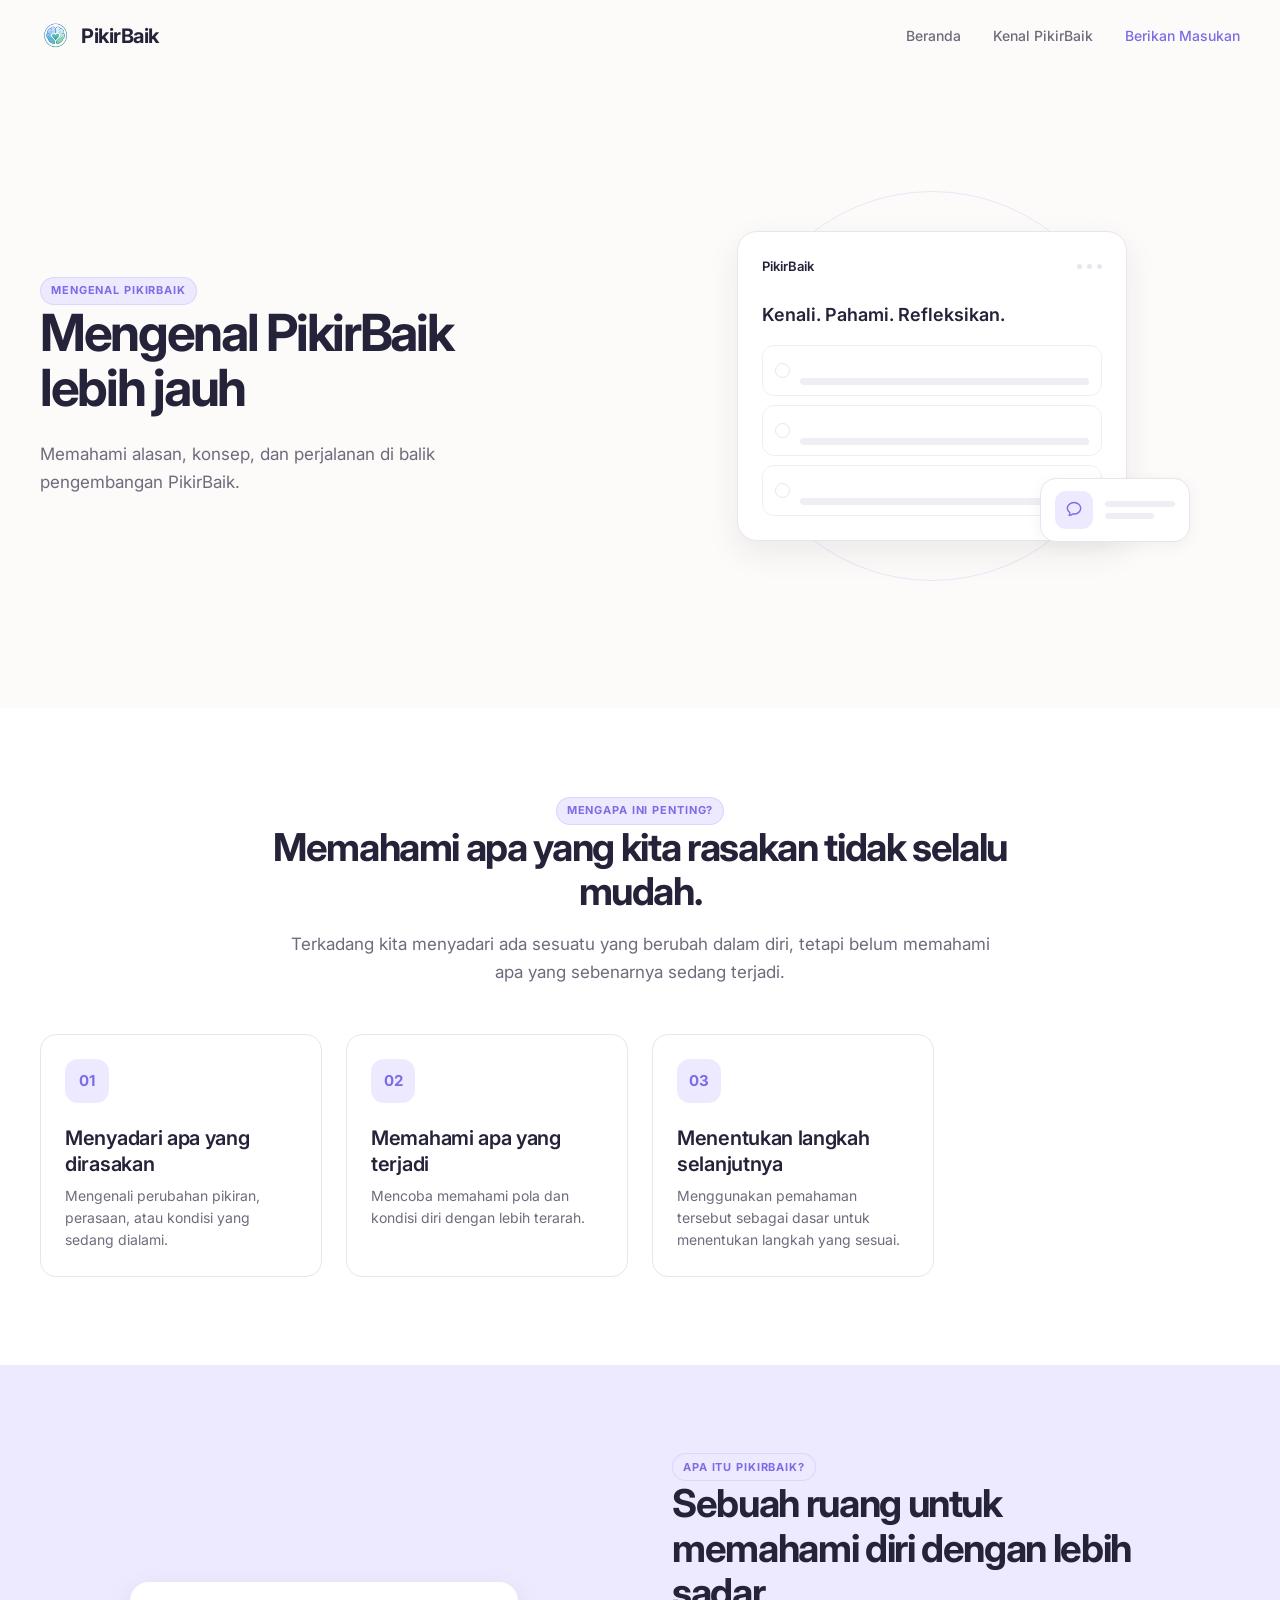
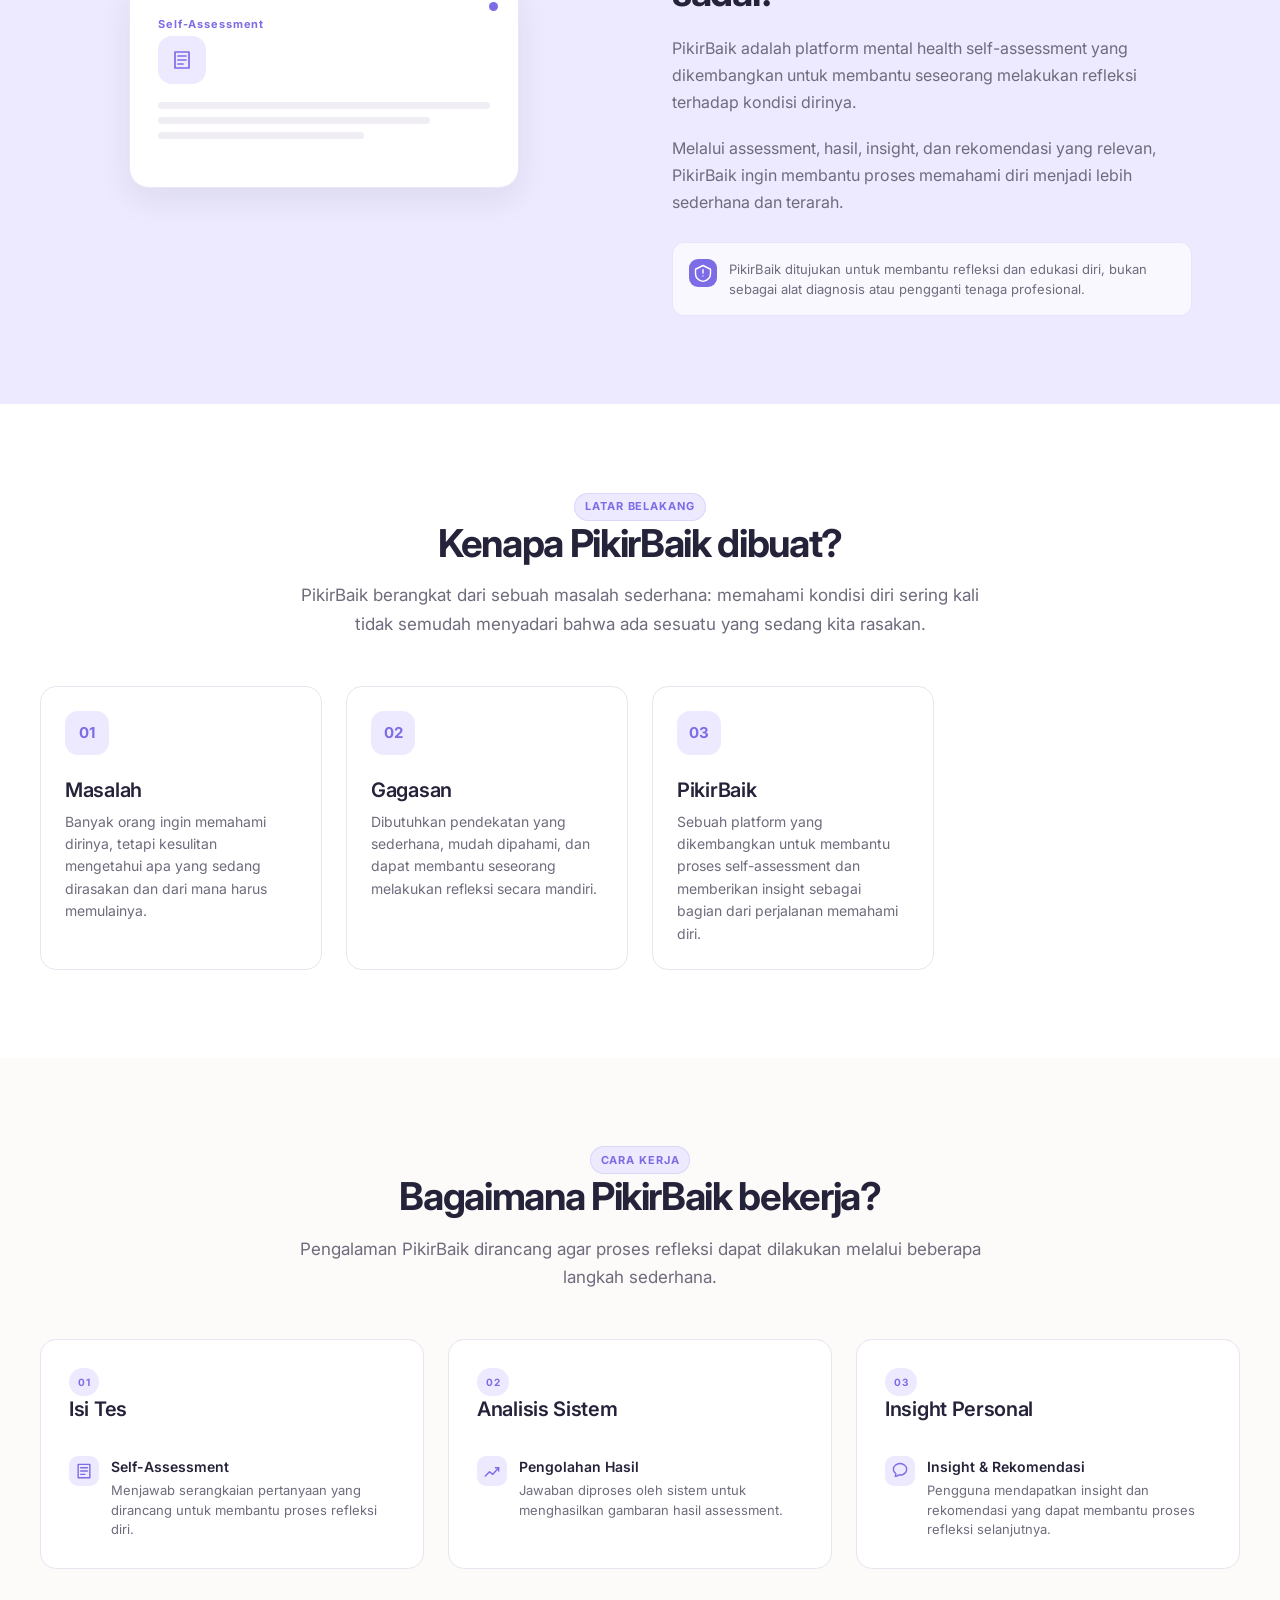
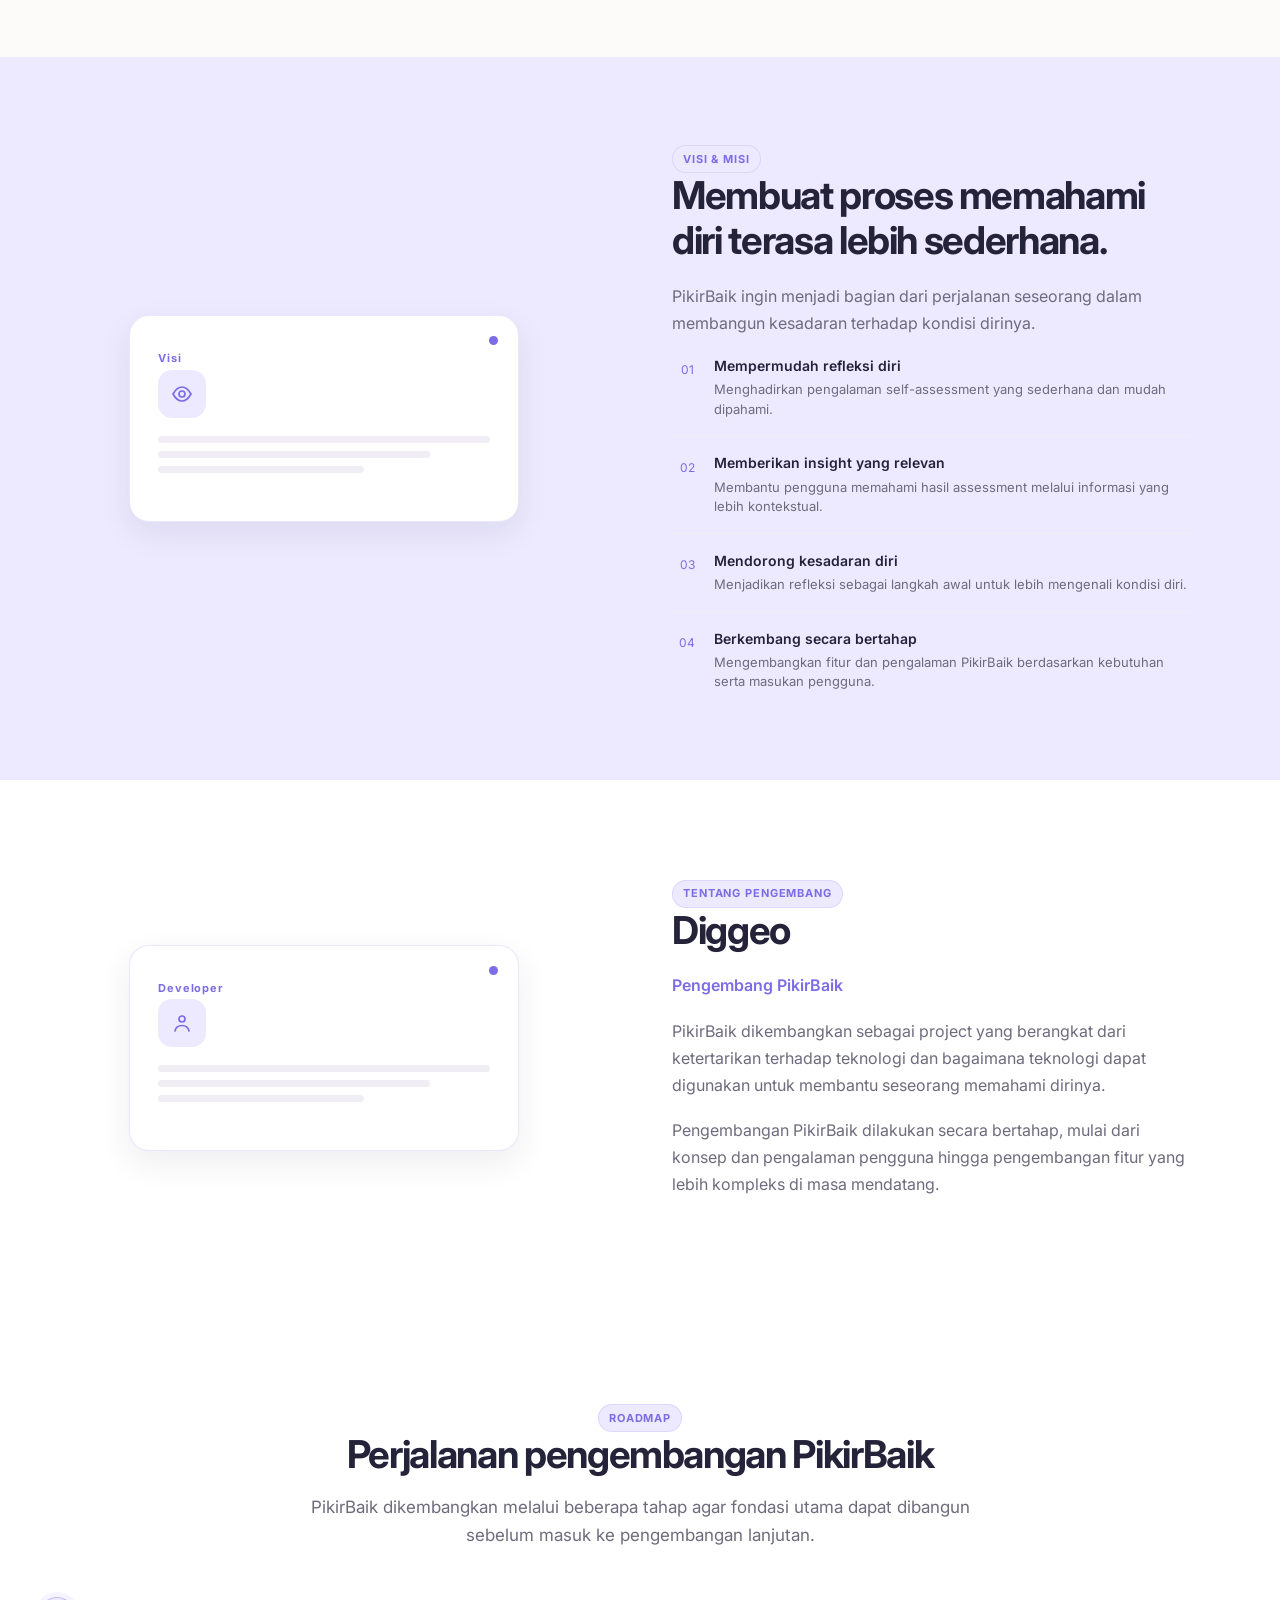
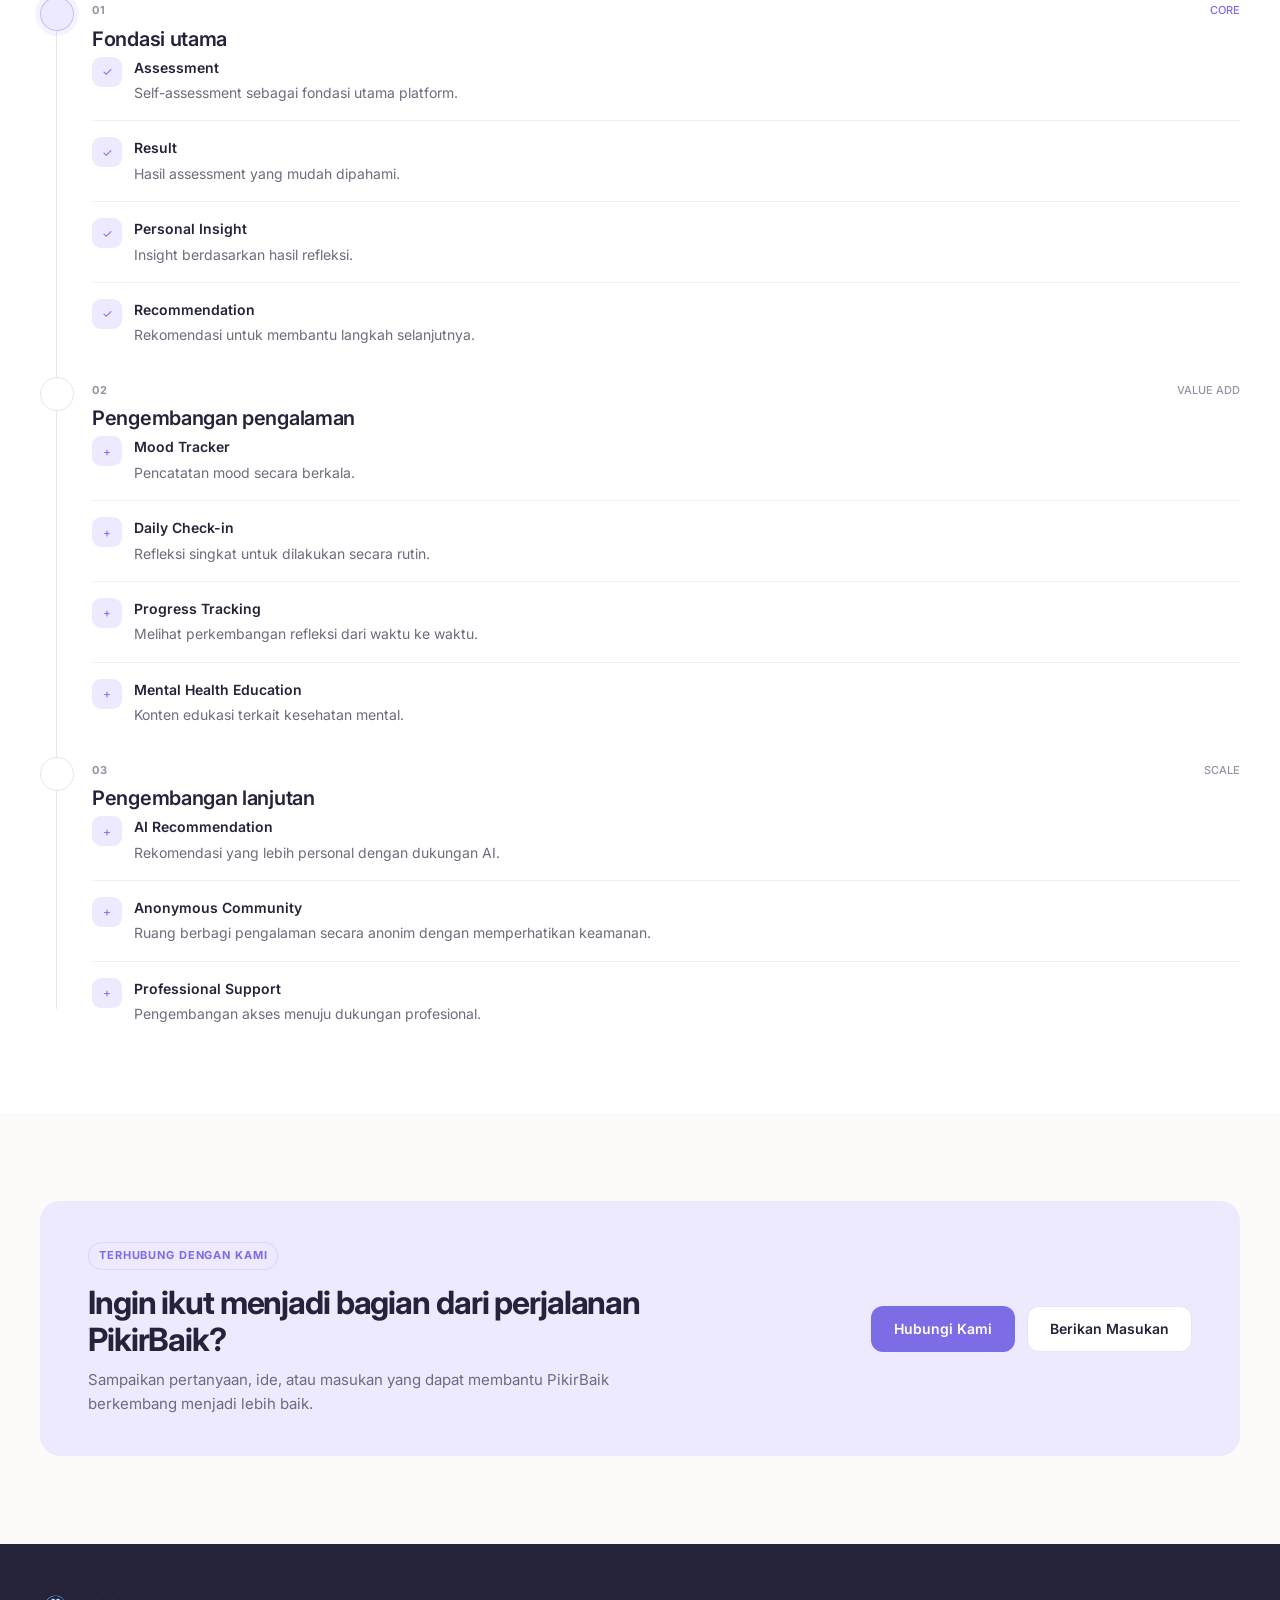
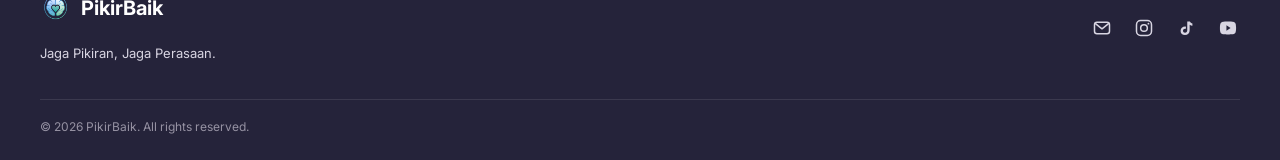
<file: kenal-pikirbaik/index.html>
<!DOCTYPE html>
<html lang="id">
<head>
    <meta charset="UTF-8">

    <meta
        name="viewport"
        content="width=device-width, initial-scale=1.0"
    >

    <meta
        name="description"
        content="Kenali PikirBaik lebih jauh, mulai dari alasan pengembangan, konsep, cara kerja, visi, misi, hingga roadmap pengembangan platform."
    >

    <meta
        name="robots"
        content="index, follow"
    >

    <meta
        name="theme-color"
        content="#7C6CE5"
    >

    <title>Kenal PikirBaik — PikirBaik</title>

    <!-- =====================================================
         FONT
    ====================================================== -->

    <link
        rel="preconnect"
        href="https://fonts.googleapis.com"
    >

    <link
        rel="preconnect"
        href="https://fonts.gstatic.com"
        crossorigin
    >

    <link
        href="https://fonts.googleapis.com/css2?family=Inter:wght@400;500;600;700&display=swap"
        rel="stylesheet"
    >

    <!-- =====================================================
         STYLESHEET
    ====================================================== -->

    <link
        rel="stylesheet"
        href="../css/style.css"
    >
</head>

<body>

    <!-- =====================================================
         HEADER / NAVIGATION
    ====================================================== -->

    <header class="site-header">

        <nav
            class="navbar container"
            aria-label="Navigasi utama"
        >

            <!-- Brand -->
            <a
                class="navbar-brand"
                href="../"
                aria-label="PikirBaik — Beranda"
            >
                <span
                    class="navbar-logo"
                    aria-hidden="true"
                >
                    <img
                        src="../assets/images/logo.png"
                        alt=""
                        width="32"
                        height="32"
                    >
                </span>

                <span class="navbar-brand-text">
                    PikirBaik
                </span>
            </a>

            <!-- Desktop Navigation -->
            <div class="desktop-nav">

                <a
                    class="nav-link"
                    href="../"
                >
                    Beranda
                </a>

                <a
                    class="nav-link active"
                    href="./"
                    aria-current="page"
                >
                    Kenal PikirBaik
                </a>

                <a
                    class="nav-link nav-link-button"
                    href="../feedback/"
                >
                    Berikan Masukan
                </a>

            </div>


            <!-- Mobile Menu Toggle -->
            <button
                class="mobile-menu-toggle"
                id="mobile-menu-toggle"
                type="button"
                aria-label="Buka menu navigasi"
                aria-expanded="false"
                aria-controls="mobile-nav"
            >
                <span aria-hidden="true"></span>
                <span aria-hidden="true"></span>
                <span aria-hidden="true"></span>
            </button>

        </nav>


        <!-- Mobile Navigation -->
        <div
            class="mobile-nav"
            id="mobile-nav"
            aria-hidden="true"
        >

            <div class="mobile-nav-inner">

                <a
                    class="mobile-nav-link"
                    href="../"
                >
                    Beranda
                </a>

                <a
                    class="mobile-nav-link active"
                    href="./"
                    aria-current="page"
                >
                    Kenal PikirBaik
                </a>

                <a
                    class="mobile-nav-link mobile-nav-button"
                    href="../feedback/"
                >
                    Berikan Masukan
                </a>

            </div>

        </div>

    </header>


    <!-- =====================================================
         MAIN CONTENT
    ====================================================== -->

    <main>

        <!-- =================================================
             HERO
        ================================================== -->

        <section class="hero">

            <div class="container hero-grid">

                <div class="hero-content">

                    <span class="section-badge">
                        MENGENAL PIKIRBAIK
                    </span>

                    <h1>
                        Mengenal PikirBaik lebih jauh
                    </h1>

                    <p class="hero-description">
                        Memahami alasan, konsep, dan perjalanan di balik pengembangan PikirBaik.
                    </p>

                </div>


                <!-- Abstract Hero Visual -->
                <div
                    class="hero-visual"
                    aria-hidden="true"
                >

                    <div class="hero-illustration">

                        <div class="hero-orbit hero-orbit-one"></div>
                        <div class="hero-orbit hero-orbit-two"></div>


                        <div class="hero-ui-card">

                            <div class="hero-ui-header">

                                <span class="hero-ui-title">
                                    PikirBaik
                                </span>

                                <div class="hero-ui-dots">
                                    <span></span>
                                    <span></span>
                                    <span></span>
                                </div>

                            </div>


                            <div class="hero-ui-question">
                                Kenali. Pahami. Refleksikan.
                            </div>


                            <div class="hero-ui-options">

                                <div class="hero-ui-option">
                                    <span class="hero-ui-radio"></span>
                                    <span class="hero-ui-line"></span>
                                </div>

                                <div class="hero-ui-option">
                                    <span class="hero-ui-radio"></span>
                                    <span class="hero-ui-line"></span>
                                </div>

                                <div class="hero-ui-option">
                                    <span class="hero-ui-radio"></span>
                                    <span class="hero-ui-line"></span>
                                </div>

                            </div>

                        </div>


                        <div class="hero-floating-card">

                            <div class="hero-floating-icon">
                                <svg
                                    viewBox="0 0 24 24"
                                    width="20"
                                    height="20"
                                    fill="none"
                                    xmlns="http://www.w3.org/2000/svg"
                                >
                                    <path
                                        d="M12 3C7.58 3 4 6.13 4 10C4 12.16 5.2 14.07 7.1 15.3C7.08 16.37 6.83 17.44 6.2 18.5C7.88 18.38 9.34 17.72 10.38 16.72C10.9 16.82 11.44 16.88 12 16.88C16.42 16.88 20 13.75 20 9.88C20 6.13 16.42 3 12 3Z"
                                        stroke="currentColor"
                                        stroke-width="1.7"
                                        stroke-linecap="round"
                                        stroke-linejoin="round"
                                    />
                                </svg>
                            </div>

                            <div class="hero-floating-lines">
                                <span></span>
                                <span></span>
                            </div>

                        </div>

                    </div>

                </div>

            </div>

        </section>


        <!-- =================================================
             PROBLEM / REFLECTION
        ================================================== -->

        <section
            class="section problem-section"
            id="memahami-diri"
        >

            <div class="container">

                <div class="section-heading centered">

                    <span class="section-badge">
                        MENGAPA INI PENTING?
                    </span>

                    <h2>
                        Memahami apa yang kita rasakan tidak selalu mudah.
                    </h2>

                    <p>
                        Terkadang kita menyadari ada sesuatu yang berubah dalam diri, tetapi belum memahami apa yang sebenarnya sedang terjadi.
                    </p>

                </div>


                <div class="problem-grid">

                    <!-- Step 01 -->
                    <article class="problem-card">

                        <div
                            class="problem-icon"
                            aria-hidden="true"
                        >
                            01
                        </div>

                        <h3>
                            Menyadari apa yang dirasakan
                        </h3>

                        <p>
                            Mengenali perubahan pikiran, perasaan, atau kondisi yang sedang dialami.
                        </p>

                    </article>


                    <!-- Step 02 -->
                    <article class="problem-card">

                        <div
                            class="problem-icon"
                            aria-hidden="true"
                        >
                            02
                        </div>

                        <h3>
                            Memahami apa yang terjadi
                        </h3>

                        <p>
                            Mencoba memahami pola dan kondisi diri dengan lebih terarah.
                        </p>

                    </article>


                    <!-- Step 03 -->
                    <article class="problem-card">

                        <div
                            class="problem-icon"
                            aria-hidden="true"
                        >
                            03
                        </div>

                        <h3>
                            Menentukan langkah selanjutnya
                        </h3>

                        <p>
                            Menggunakan pemahaman tersebut sebagai dasar untuk menentukan langkah yang sesuai.
                        </p>

                    </article>

                </div>

            </div>

        </section>


        <!-- =================================================
             WHAT IS PIKIRBAIK?
        ================================================== -->

        <section
            class="section solution-section"
            id="apa-itu-pikirbaik"
        >

            <div class="container solution-grid">

                <!-- Visual -->
                <div
                    class="solution-visual"
                    aria-hidden="true"
                >

                    <div class="solution-illustration">

                        <div class="solution-card solution-card-main">

                            <div class="solution-card-header">

                                <span class="solution-card-label">
                                    Self-Assessment
                                </span>

                                <span class="solution-card-dot"></span>

                            </div>


                            <div class="solution-card-content">

                                <div class="solution-card-icon">

                                    <svg
                                        viewBox="0 0 24 24"
                                        width="24"
                                        height="24"
                                        fill="none"
                                        xmlns="http://www.w3.org/2000/svg"
                                    >
                                        <path
                                            d="M5 4H19V20H5V4Z"
                                            stroke="currentColor"
                                            stroke-width="1.7"
                                            stroke-linejoin="round"
                                        />

                                        <path
                                            d="M8 8H16"
                                            stroke="currentColor"
                                            stroke-width="1.7"
                                            stroke-linecap="round"
                                        />

                                        <path
                                            d="M8 12H16"
                                            stroke="currentColor"
                                            stroke-width="1.7"
                                            stroke-linecap="round"
                                        />

                                        <path
                                            d="M8 16H13"
                                            stroke="currentColor"
                                            stroke-width="1.7"
                                            stroke-linecap="round"
                                        />
                                    </svg>

                                </div>


                                <div class="solution-card-lines">

                                    <span></span>
                                    <span></span>
                                    <span></span>

                                </div>

                            </div>

                        </div>

                    </div>

                </div>


                <!-- Content -->
                <div class="solution-content">

                    <span class="section-badge">
                        APA ITU PIKIRBAIK?
                    </span>

                    <h2>
                        Sebuah ruang untuk memahami diri dengan lebih sadar.
                    </h2>

                    <p>
                        PikirBaik adalah platform mental health self-assessment yang dikembangkan untuk membantu seseorang melakukan refleksi terhadap kondisi dirinya.
                    </p>

                    <p>
                        Melalui assessment, hasil, insight, dan rekomendasi yang relevan, PikirBaik ingin membantu proses memahami diri menjadi lebih sederhana dan terarah.
                    </p>


                    <div class="disclaimer">

                        <div
                            class="disclaimer-icon"
                            aria-hidden="true"
                        >
                            <svg
                                viewBox="0 0 24 24"
                                width="20"
                                height="20"
                                fill="none"
                                xmlns="http://www.w3.org/2000/svg"
                            >
                                <path
                                    d="M12 3L21 7.5V12.5C21 17.2 17.8 20.8 12 22C6.2 20.8 3 17.2 3 12.5V7.5L12 3Z"
                                    stroke="currentColor"
                                    stroke-width="1.7"
                                    stroke-linejoin="round"
                                />

                                <path
                                    d="M12 8V12"
                                    stroke="currentColor"
                                    stroke-width="1.7"
                                    stroke-linecap="round"
                                />

                                <circle
                                    cx="12"
                                    cy="15.5"
                                    r="0.8"
                                    fill="currentColor"
                                />
                            </svg>
                        </div>

                        <p>
                            PikirBaik ditujukan untuk membantu refleksi dan edukasi diri, bukan sebagai alat diagnosis atau pengganti tenaga profesional.
                        </p>

                    </div>

                </div>

            </div>

        </section>


        <!-- =================================================
             WHY PIKIRBAIK WAS CREATED
        ================================================== -->

        <section
            class="section problem-section"
            id="kenapa-dibuat"
        >

            <div class="container">

                <div class="section-heading centered">

                    <span class="section-badge">
                        LATAR BELAKANG
                    </span>

                    <h2>
                        Kenapa PikirBaik dibuat?
                    </h2>

                    <p>
                        PikirBaik berangkat dari sebuah masalah sederhana: memahami kondisi diri sering kali tidak semudah menyadari bahwa ada sesuatu yang sedang kita rasakan.
                    </p>

                </div>


                <div class="problem-grid">

                    <!-- Masalah -->
                    <article class="problem-card">

                        <div
                            class="problem-icon"
                            aria-hidden="true"
                        >
                            01
                        </div>

                        <h3>
                            Masalah
                        </h3>

                        <p>
                            Banyak orang ingin memahami dirinya, tetapi kesulitan mengetahui apa yang sedang dirasakan dan dari mana harus memulainya.
                        </p>

                    </article>


                    <!-- Gagasan -->
                    <article class="problem-card">

                        <div
                            class="problem-icon"
                            aria-hidden="true"
                        >
                            02
                        </div>

                        <h3>
                            Gagasan
                        </h3>

                        <p>
                            Dibutuhkan pendekatan yang sederhana, mudah dipahami, dan dapat membantu seseorang melakukan refleksi secara mandiri.
                        </p>

                    </article>


                    <!-- PikirBaik -->
                    <article class="problem-card">

                        <div
                            class="problem-icon"
                            aria-hidden="true"
                        >
                            03
                        </div>

                        <h3>
                            PikirBaik
                        </h3>

                        <p>
                            Sebuah platform yang dikembangkan untuk membantu proses self-assessment dan memberikan insight sebagai bagian dari perjalanan memahami diri.
                        </p>

                    </article>

                </div>

            </div>

        </section>


        <!-- =================================================
             HOW IT WORKS
        ================================================== -->

        <section
            class="section features-section"
            id="cara-kerja"
        >

            <div class="container">

                <div class="section-heading centered">

                    <span class="section-badge">
                        CARA KERJA
                    </span>

                    <h2>
                        Bagaimana PikirBaik bekerja?
                    </h2>

                    <p>
                        Pengalaman PikirBaik dirancang agar proses refleksi dapat dilakukan melalui beberapa langkah sederhana.
                    </p>

                </div>


                <div class="features-grid">

                    <!-- Step 01 -->
                    <article class="feature-group-card">

                        <div class="feature-group-header">

                            <div>
                                <span class="feature-group-badge">
                                    01
                                </span>

                                <h3>
                                    Isi Tes
                                </h3>
                            </div>

                        </div>


                        <div class="feature-list">

                            <div class="feature-item">

                                <div
                                    class="feature-item__icon"
                                    aria-hidden="true"
                                >
                                    <svg
                                        viewBox="0 0 24 24"
                                        width="20"
                                        height="20"
                                        fill="none"
                                        xmlns="http://www.w3.org/2000/svg"
                                    >
                                        <path
                                            d="M5 4H19V20H5V4Z"
                                            stroke="currentColor"
                                            stroke-width="1.7"
                                            stroke-linejoin="round"
                                        />

                                        <path
                                            d="M8 8H16"
                                            stroke="currentColor"
                                            stroke-width="1.7"
                                            stroke-linecap="round"
                                        />

                                        <path
                                            d="M8 12H16"
                                            stroke="currentColor"
                                            stroke-width="1.7"
                                            stroke-linecap="round"
                                        />

                                        <path
                                            d="M8 16H13"
                                            stroke="currentColor"
                                            stroke-width="1.7"
                                            stroke-linecap="round"
                                        />
                                    </svg>
                                </div>

                                <div>

                                    <h4 class="feature-item-title">
                                        Self-Assessment
                                    </h4>

                                    <p class="feature-item-description">
                                        Menjawab serangkaian pertanyaan yang dirancang untuk membantu proses refleksi diri.
                                    </p>

                                </div>

                            </div>

                        </div>

                    </article>


                    <!-- Step 02 -->
                    <article class="feature-group-card">

                        <div class="feature-group-header">

                            <div>
                                <span class="feature-group-badge">
                                    02
                                </span>

                                <h3>
                                    Analisis Sistem
                                </h3>
                            </div>

                        </div>


                        <div class="feature-list">

                            <div class="feature-item">

                                <div
                                    class="feature-item__icon"
                                    aria-hidden="true"
                                >
                                    <svg
                                        viewBox="0 0 24 24"
                                        width="20"
                                        height="20"
                                        fill="none"
                                        xmlns="http://www.w3.org/2000/svg"
                                    >
                                        <path
                                            d="M4 18L9 13L13 16L20 8"
                                            stroke="currentColor"
                                            stroke-width="1.7"
                                            stroke-linecap="round"
                                            stroke-linejoin="round"
                                        />

                                        <path
                                            d="M16 8H20V12"
                                            stroke="currentColor"
                                            stroke-width="1.7"
                                            stroke-linecap="round"
                                            stroke-linejoin="round"
                                        />
                                    </svg>
                                </div>

                                <div>

                                    <h4 class="feature-item-title">
                                        Pengolahan Hasil
                                    </h4>

                                    <p class="feature-item-description">
                                        Jawaban diproses oleh sistem untuk menghasilkan gambaran hasil assessment.
                                    </p>

                                </div>

                            </div>

                        </div>

                    </article>


                    <!-- Step 03 -->
                    <article class="feature-group-card">

                        <div class="feature-group-header">

                            <div>
                                <span class="feature-group-badge">
                                    03
                                </span>

                                <h3>
                                    Insight Personal
                                </h3>
                            </div>

                        </div>


                        <div class="feature-list">

                            <div class="feature-item">

                                <div
                                    class="feature-item__icon"
                                    aria-hidden="true"
                                >
                                    <svg
                                        viewBox="0 0 24 24"
                                        width="20"
                                        height="20"
                                        fill="none"
                                        xmlns="http://www.w3.org/2000/svg"
                                    >
                                        <path
                                            d="M12 3C7.58 3 4 6.13 4 10C4 12.16 5.2 14.07 7.1 15.3C7.08 16.37 6.83 17.44 6.2 18.5C7.88 18.38 9.34 17.72 10.38 16.72C10.9 16.82 11.44 16.88 12 16.88C16.42 16.88 20 13.75 20 9.88C20 6.13 16.42 3 12 3Z"
                                            stroke="currentColor"
                                            stroke-width="1.7"
                                            stroke-linecap="round"
                                            stroke-linejoin="round"
                                        />
                                    </svg>
                                </div>

                                <div>

                                    <h4 class="feature-item-title">
                                        Insight & Rekomendasi
                                    </h4>

                                    <p class="feature-item-description">
                                        Pengguna mendapatkan insight dan rekomendasi yang dapat membantu proses refleksi selanjutnya.
                                    </p>

                                </div>

                            </div>

                        </div>

                    </article>

                </div>

            </div>

        </section>


        <!-- =================================================
             VISION & MISSION
        ================================================== -->

        <section
            class="section solution-section"
            id="visi-misi"
        >

            <div class="container solution-grid">

                <!-- Vision -->
                <div class="solution-visual">

                    <div class="solution-illustration">

                        <div class="solution-card solution-card-main">

                            <div class="solution-card-header">

                                <span class="solution-card-label">
                                    Visi
                                </span>

                                <span class="solution-card-dot"></span>

                            </div>


                            <div class="solution-card-content">

                                <div class="solution-card-icon">

                                    <svg
                                        viewBox="0 0 24 24"
                                        width="24"
                                        height="24"
                                        fill="none"
                                        xmlns="http://www.w3.org/2000/svg"
                                    >
                                        <path
                                            d="M3 12C5.5 7.5 8.5 5 12 5C15.5 5 18.5 7.5 21 12C18.5 16.5 15.5 19 12 19C8.5 19 5.5 16.5 3 12Z"
                                            stroke="currentColor"
                                            stroke-width="1.7"
                                            stroke-linejoin="round"
                                        />

                                        <circle
                                            cx="12"
                                            cy="12"
                                            r="3"
                                            stroke="currentColor"
                                            stroke-width="1.7"
                                        />
                                    </svg>

                                </div>


                                <div class="solution-card-lines">

                                    <span></span>
                                    <span></span>
                                    <span></span>

                                </div>

                            </div>

                        </div>

                    </div>

                </div>


                <!-- Mission -->
                <div class="solution-content">

                    <span class="section-badge">
                        VISI & MISI
                    </span>

                    <h2>
                        Membuat proses memahami diri terasa lebih sederhana.
                    </h2>

                    <p>
                        PikirBaik ingin menjadi bagian dari perjalanan seseorang dalam membangun kesadaran terhadap kondisi dirinya.
                    </p>


                    <div class="feature-list">

                        <div class="feature-item">

                            <div
                                class="feature-item__icon"
                                aria-hidden="true"
                            >
                                01
                            </div>

                            <div>

                                <h4 class="feature-item-title">
                                    Mempermudah refleksi diri
                                </h4>

                                <p class="feature-item-description">
                                    Menghadirkan pengalaman self-assessment yang sederhana dan mudah dipahami.
                                </p>

                            </div>

                        </div>


                        <div class="feature-item">

                            <div
                                class="feature-item__icon"
                                aria-hidden="true"
                            >
                                02
                            </div>

                            <div>

                                <h4 class="feature-item-title">
                                    Memberikan insight yang relevan
                                </h4>

                                <p class="feature-item-description">
                                    Membantu pengguna memahami hasil assessment melalui informasi yang lebih kontekstual.
                                </p>

                            </div>

                        </div>


                        <div class="feature-item">

                            <div
                                class="feature-item__icon"
                                aria-hidden="true"
                            >
                                03
                            </div>

                            <div>

                                <h4 class="feature-item-title">
                                    Mendorong kesadaran diri
                                </h4>

                                <p class="feature-item-description">
                                    Menjadikan refleksi sebagai langkah awal untuk lebih mengenali kondisi diri.
                                </p>

                            </div>

                        </div>


                        <div class="feature-item">

                            <div
                                class="feature-item__icon"
                                aria-hidden="true"
                            >
                                04
                            </div>

                            <div>

                                <h4 class="feature-item-title">
                                    Berkembang secara bertahap
                                </h4>

                                <p class="feature-item-description">
                                    Mengembangkan fitur dan pengalaman PikirBaik berdasarkan kebutuhan serta masukan pengguna.
                                </p>

                            </div>

                        </div>

                    </div>

                </div>

            </div>

        </section>


        <!-- =================================================
             DEVELOPER
        ================================================== -->

        <section
            class="section developer-section"
            id="pengembang"
        >

            <div class="container solution-grid">

                <!-- Profile Visual -->
                <div
                    class="solution-visual"
                    aria-hidden="true"
                >

                    <div class="solution-illustration">

                        <div class="solution-card solution-card-main">

                            <div class="solution-card-header">

                                <span class="solution-card-label">
                                    Developer
                                </span>

                                <span class="solution-card-dot"></span>

                            </div>


                            <div class="solution-card-content">

                                <div class="solution-card-icon">

                                    <svg
                                        viewBox="0 0 24 24"
                                        width="24"
                                        height="24"
                                        fill="none"
                                        xmlns="http://www.w3.org/2000/svg"
                                    >
                                        <circle
                                            cx="12"
                                            cy="8"
                                            r="3"
                                            stroke="currentColor"
                                            stroke-width="1.7"
                                        />

                                        <path
                                            d="M5 20C5.7 16.5 8 14.5 12 14.5C16 14.5 18.3 16.5 19 20"
                                            stroke="currentColor"
                                            stroke-width="1.7"
                                            stroke-linecap="round"
                                        />
                                    </svg>

                                </div>


                                <div class="solution-card-lines">

                                    <span></span>
                                    <span></span>
                                    <span></span>

                                </div>

                            </div>

                        </div>

                    </div>

                </div>


                <!-- Developer Content -->
                <div class="solution-content">

                    <span class="section-badge">
                        TENTANG PENGEMBANG
                    </span>

                    <h2>
                        Diggeo
                    </h2>

                    <p class="developer-role">
                        Pengembang PikirBaik
                    </p>

                    <p>
                        PikirBaik dikembangkan sebagai project yang berangkat dari ketertarikan terhadap teknologi dan bagaimana teknologi dapat digunakan untuk membantu seseorang memahami dirinya.
                    </p>

                    <p>
                        Pengembangan PikirBaik dilakukan secara bertahap, mulai dari konsep dan pengalaman pengguna hingga pengembangan fitur yang lebih kompleks di masa mendatang.
                    </p>

                </div>

            </div>

        </section>


        <!-- =================================================
             ROADMAP
        ================================================== -->

        <section
            class="section development-section"
            id="roadmap"
        >

            <div class="container">

                <div class="section-heading centered">

                    <span class="section-badge">
                        ROADMAP
                    </span>

                    <h2>
                        Perjalanan pengembangan PikirBaik
                    </h2>

                    <p>
                        PikirBaik dikembangkan melalui beberapa tahap agar fondasi utama dapat dibangun sebelum masuk ke pengembangan lanjutan.
                    </p>

                </div>


                <div class="development-timeline">

                    <!-- Phase 01 -->
                    <article class="development-item active">

                        <div
                            class="development-node"
                            aria-hidden="true"
                        >
                            <span></span>
                        </div>

                        <div class="development-item-content">

                            <div class="development-item-header">

                                <span class="development-item-number">
                                    01
                                </span>

                                <span class="development-item-status">
                                    CORE
                                </span>

                            </div>

                            <h3>
                                Fondasi utama
                            </h3>

                            <div class="feature-list">

                                <div class="feature-item">

                                    <div
                                        class="feature-item__icon"
                                        aria-hidden="true"
                                    >
                                        ✓
                                    </div>

                                    <div>
                                        <h4 class="feature-item-title">
                                            Assessment
                                        </h4>

                                        <p class="feature-item-description">
                                            Self-assessment sebagai fondasi utama platform.
                                        </p>
                                    </div>

                                </div>


                                <div class="feature-item">

                                    <div
                                        class="feature-item__icon"
                                        aria-hidden="true"
                                    >
                                        ✓
                                    </div>

                                    <div>
                                        <h4 class="feature-item-title">
                                            Result
                                        </h4>

                                        <p class="feature-item-description">
                                            Hasil assessment yang mudah dipahami.
                                        </p>
                                    </div>

                                </div>


                                <div class="feature-item">

                                    <div
                                        class="feature-item__icon"
                                        aria-hidden="true"
                                    >
                                        ✓
                                    </div>

                                    <div>
                                        <h4 class="feature-item-title">
                                            Personal Insight
                                        </h4>

                                        <p class="feature-item-description">
                                            Insight berdasarkan hasil refleksi.
                                        </p>
                                    </div>

                                </div>


                                <div class="feature-item">

                                    <div
                                        class="feature-item__icon"
                                        aria-hidden="true"
                                    >
                                        ✓
                                    </div>

                                    <div>
                                        <h4 class="feature-item-title">
                                            Recommendation
                                        </h4>

                                        <p class="feature-item-description">
                                            Rekomendasi untuk membantu langkah selanjutnya.
                                        </p>
                                    </div>

                                </div>

                            </div>

                        </div>

                    </article>


                    <!-- Phase 02 -->
                    <article class="development-item">

                        <div
                            class="development-node"
                            aria-hidden="true"
                        >
                            <span></span>
                        </div>

                        <div class="development-item-content">

                            <div class="development-item-header">

                                <span class="development-item-number">
                                    02
                                </span>

                                <span class="development-item-status">
                                    VALUE ADD
                                </span>

                            </div>

                            <h3>
                                Pengembangan pengalaman
                            </h3>

                            <div class="feature-list">

                                <div class="feature-item">

                                    <div
                                        class="feature-item__icon"
                                        aria-hidden="true"
                                    >
                                        +
                                    </div>

                                    <div>
                                        <h4 class="feature-item-title">
                                            Mood Tracker
                                        </h4>

                                        <p class="feature-item-description">
                                            Pencatatan mood secara berkala.
                                        </p>
                                    </div>

                                </div>


                                <div class="feature-item">

                                    <div
                                        class="feature-item__icon"
                                        aria-hidden="true"
                                    >
                                        +
                                    </div>

                                    <div>
                                        <h4 class="feature-item-title">
                                            Daily Check-in
                                        </h4>

                                        <p class="feature-item-description">
                                            Refleksi singkat untuk dilakukan secara rutin.
                                        </p>
                                    </div>

                                </div>


                                <div class="feature-item">

                                    <div
                                        class="feature-item__icon"
                                        aria-hidden="true"
                                    >
                                        +
                                    </div>

                                    <div>
                                        <h4 class="feature-item-title">
                                            Progress Tracking
                                        </h4>

                                        <p class="feature-item-description">
                                            Melihat perkembangan refleksi dari waktu ke waktu.
                                        </p>
                                    </div>

                                </div>


                                <div class="feature-item">

                                    <div
                                        class="feature-item__icon"
                                        aria-hidden="true"
                                    >
                                        +
                                    </div>

                                    <div>
                                        <h4 class="feature-item-title">
                                            Mental Health Education
                                        </h4>

                                        <p class="feature-item-description">
                                            Konten edukasi terkait kesehatan mental.
                                        </p>
                                    </div>

                                </div>

                            </div>

                        </div>

                    </article>


                    <!-- Phase 03 -->
                    <article class="development-item">

                        <div
                            class="development-node"
                            aria-hidden="true"
                        >
                            <span></span>
                        </div>

                        <div class="development-item-content">

                            <div class="development-item-header">

                                <span class="development-item-number">
                                    03
                                </span>

                                <span class="development-item-status">
                                    SCALE
                                </span>

                            </div>

                            <h3>
                                Pengembangan lanjutan
                            </h3>

                            <div class="feature-list">

                                <div class="feature-item">

                                    <div
                                        class="feature-item__icon"
                                        aria-hidden="true"
                                    >
                                        +
                                    </div>

                                    <div>
                                        <h4 class="feature-item-title">
                                            AI Recommendation
                                        </h4>

                                        <p class="feature-item-description">
                                            Rekomendasi yang lebih personal dengan dukungan AI.
                                        </p>
                                    </div>

                                </div>


                                <div class="feature-item">

                                    <div
                                        class="feature-item__icon"
                                        aria-hidden="true"
                                    >
                                        +
                                    </div>

                                    <div>
                                        <h4 class="feature-item-title">
                                            Anonymous Community
                                        </h4>

                                        <p class="feature-item-description">
                                            Ruang berbagi pengalaman secara anonim dengan memperhatikan keamanan.
                                        </p>
                                    </div>

                                </div>


                                <div class="feature-item">

                                    <div
                                        class="feature-item__icon"
                                        aria-hidden="true"
                                    >
                                        +
                                    </div>

                                    <div>
                                        <h4 class="feature-item-title">
                                            Professional Support
                                        </h4>

                                        <p class="feature-item-description">
                                            Pengembangan akses menuju dukungan profesional.
                                        </p>
                                    </div>

                                </div>

                            </div>

                        </div>

                    </article>

                </div>

            </div>

        </section>


        <!-- =================================================
             CLOSING CTA
        ================================================== -->

        <section class="section cta-section">

            <div class="container">

                <div class="cta-card">

                    <div
                        class="cta-card__decoration"
                        aria-hidden="true"
                    >
                        <svg
                            viewBox="0 0 300 180"
                            preserveAspectRatio="none"
                            xmlns="http://www.w3.org/2000/svg"
                        >
                            <path
                                d="M300 0C235 30 250 76 184 88C119 100 96 66 52 92C27 107 13 135 0 180"
                                fill="none"
                                stroke="currentColor"
                                stroke-width="2"
                                stroke-linecap="round"
                            />
                        </svg>
                    </div>


                    <div class="cta-content">

                        <span class="section-badge">
                            TERHUBUNG DENGAN KAMI
                        </span>

                        <h2>
                            Ingin ikut menjadi bagian dari perjalanan PikirBaik?
                        </h2>

                        <p>
                            Sampaikan pertanyaan, ide, atau masukan yang dapat membantu PikirBaik berkembang menjadi lebih baik.
                        </p>

                    </div>


                    <div class="cta-actions">

                        <button
                            class="btn btn-primary"
                            type="button"
                            data-modal-target="contact-modal"
                        >
                            Hubungi Kami
                        </button>

                        <a
                            class="btn btn-secondary"
                            href="../feedback/"
                        >
                            Berikan Masukan
                        </a>

                    </div>

                </div>

            </div>

        </section>

    </main>


    <!-- =====================================================
     FOOTER
    ====================================================== -->

    <footer class="site-footer">

        <div class="container footer-content">

            <!-- Footer Brand -->
            <div class="footer-brand">

                <a
                    class="footer-brand-link"
                    href="../"
                    aria-label="PikirBaik — Beranda"
                >

                    <span
                        class="footer-logo"
                        aria-hidden="true"
                    >
                        <img
                            src="../assets/images/logo.png"
                            alt=""
                            width="32"
                            height="32"
                        >
                    </span>

                    <span class="navbar-brand-text">
                        PikirBaik
                    </span>

                </a>

                <p class="footer-tagline">
                    Jaga Pikiran, Jaga Perasaan.
                </p>

            </div>


            <!-- Footer Social & Contact -->
            <div
                class="footer-social"
                aria-label="Kontak dan media sosial PikirBaik"
            >

                <!-- Email -->
                <a
                    class="footer-social-link"
                    href="https://mail.google.com/mail/u/0/?view=cm&fs=1&to=hubungi.pikirbaik@gmail.com"
                    target="_blank"
                    rel="noopener noreferrer"
                    aria-label="Email PikirBaik"
                    title="Email PikirBaik"
                >
                    <svg
                        viewBox="0 0 24 24"
                        width="22"
                        height="22"
                        fill="none"
                        xmlns="http://www.w3.org/2000/svg"
                        aria-hidden="true"
                    >
                        <rect
                            x="3"
                            y="5"
                            width="18"
                            height="14"
                            rx="3"
                            stroke="currentColor"
                            stroke-width="1.8"
                        />

                        <path
                            d="M4.5 7L12 13L19.5 7"
                            stroke="currentColor"
                            stroke-width="1.8"
                            stroke-linecap="round"
                            stroke-linejoin="round"
                        />
                    </svg>
                </a>

                <!-- Instagram -->
                <a
                    class="footer-social-link"
                    href="https://www.instagram.com/pikirbaik.my.id"
                    target="_blank"
                    rel="noopener noreferrer"
                    aria-label="Instagram PikirBaik"
                    title="Instagram PikirBaik"
                >
                    <svg
                        viewBox="0 0 24 24"
                        width="22"
                        height="22"
                        fill="none"
                        xmlns="http://www.w3.org/2000/svg"
                        aria-hidden="true"
                    >
                        <rect
                            x="3"
                            y="3"
                            width="18"
                            height="18"
                            rx="5"
                            stroke="currentColor"
                            stroke-width="1.8"
                        />

                        <circle
                            cx="12"
                            cy="12"
                            r="4"
                            stroke="currentColor"
                            stroke-width="1.8"
                        />

                        <circle
                            cx="17.3"
                            cy="6.8"
                            r="1.1"
                            fill="currentColor"
                        />
                    </svg>
                </a>

                <!-- TikTok -->
                <a
                    class="footer-social-link"
                    href="https://www.tiktok.com/@pikirbaik7?_r=1&_t=ZS-99lAT5Mx0ad"
                    target="_blank"
                    rel="noopener noreferrer"
                    aria-label="TikTok PikirBaik"
                    title="TikTok PikirBaik"
                >
                    <svg
                        viewBox="0 0 24 24"
                        width="22"
                        height="22"
                        fill="currentColor"
                        xmlns="http://www.w3.org/2000/svg"
                        aria-hidden="true"
                    >
                        <path
                            d="M16.7 4.2C17.3 5.5 18.3 6.4 19.7 6.7V9.2C18.5 9.1 17.4 8.7 16.4 8V14.7C16.4 18.2 14.1 20.4 10.8 20.4C7.7 20.4 5.5 18.4 5.5 15.5C5.5 12.5 7.8 10.3 11 10.3C11.3 10.3 11.6 10.3 11.9 10.4V13C11.6 12.9 11.3 12.8 11 12.8C9.5 12.8 8.4 13.8 8.4 15.3C8.4 16.7 9.4 17.7 10.8 17.7C12.5 17.7 13.5 16.6 13.5 14.8V4.2H16.7Z"
                        />
                    </svg>
                </a>

                <!-- YouTube -->
                <a
                    class="footer-social-link"
                    href="https://www.youtube.com/@pikirbaik.self-assessment"
                    target="_blank"
                    rel="noopener noreferrer"
                    aria-label="YouTube PikirBaik"
                    title="YouTube PikirBaik"
                >
                    <svg
                        viewBox="0 0 24 24"
                        width="22"
                        height="22"
                        fill="currentColor"
                        xmlns="http://www.w3.org/2000/svg"
                        aria-hidden="true"
                    >
                        <path
                            d="M21.2 7.1C20.9 6 20 5.1 18.9 4.8C16.9 4.3 12 4.3 12 4.3C12 4.3 7.1 4.3 5.1 4.8C4 5.1 3.1 6 2.8 7.1C2.3 9.1 2.3 12 2.3 12C2.3 12 2.3 14.9 2.8 16.9C3.1 18 4 18.9 5.1 19.2C7.1 19.7 12 19.7 12 19.7C12 19.7 16.9 19.7 18.9 19.2C20 18.9 20.9 18 21.2 16.9C21.7 14.9 21.7 12 21.7 12C21.7 12 21.7 9.1 21.2 7.1C21.2 7.1 21.2 7.1 21.2 7.1Z"
                        />

                        <path
                            d="M10.1 15.3L15.1 12L10.1 8.7V15.3Z"
                            fill="#25233A"
                        />
                    </svg>
                </a>

            </div>

        </div>


        <div class="container footer-bottom">

            <p>
                &copy;
                <span data-current-year></span>
                PikirBaik. All rights reserved.
            </p>

        </div>

    </footer>

    <!-- =====================================================
         CONTACT MODAL
    ====================================================== -->

    <div
        class="modal"
        id="contact-modal"
        aria-hidden="true"
        role="dialog"
        aria-modal="true"
        aria-labelledby="contact-modal-title"
        inert
    >

        <div class="modal-overlay" data-modal-close></div>

            <div class="modal-container">

                <div class="modal-header">

                    <h2 id="contact-modal-title">
                        Hubungi Kami
                    </h2>

                    <button
                        class="modal-close"
                        type="button"
                        data-modal-close
                        aria-label="Tutup modal"
                    >
                        &times;
                    </button>

                </div>


                <div class="modal-body">

                    <p>
                        Punya pertanyaan, ide, atau ingin mengetahui lebih lanjut tentang PikirBaik? Hubungi kami melalui salah satu kanal berikut.
                    </p>


                    <div class="contact-list">

                        <!-- Email -->
                        <a
                            class="contact-item"
                            href="https://mail.google.com/mail/u/0/?view=cm&fs=1&to=hubungi.pikirbaik@gmail.com"
                        >

                            <span
                                class="contact-item__icon"
                                aria-hidden="true"
                            >
                                <svg
                                    viewBox="0 0 24 24"
                                    width="22"
                                    height="22"
                                    fill="none"
                                    xmlns="http://www.w3.org/2000/svg"
                                >
                                    <rect
                                        x="3"
                                        y="5"
                                        width="18"
                                        height="14"
                                        rx="2"
                                        stroke="currentColor"
                                        stroke-width="1.7"
                                    />

                                    <path
                                        d="M4 7L12 13L20 7"
                                        stroke="currentColor"
                                        stroke-width="1.7"
                                        stroke-linecap="round"
                                        stroke-linejoin="round"
                                    />
                                </svg>
                            </span>

                            <span class="contact-item__content">

                                <span class="contact-item__label">
                                    Email
                                </span>

                                <span>
                                    hubungi.pikirbaik@gmail.com
                                </span>

                            </span>

                            <span
                                class="contact-item__arrow"
                                aria-hidden="true"
                            >
                                →
                            </span>

                        </a>


                        <!-- WhatsApp -->
                        <a
                            class="contact-item"
                            href="https://wa.me/6283848835810?text=Halo%20PikirBaik%20%F0%9F%91%8B%0ASaya%20tertarik%20dengan%20PikirBaik%20dan%20ingin%20mengetahui%20lebih%20lanjut.%20Boleh%20saya%20mendapatkan%20informasinya%3F"
                            target="_blank"
                            rel="noopener noreferrer"
                        >

                            <span
                                class="contact-item__icon"
                                aria-hidden="true"
                            >
                                <svg
                                    viewBox="0 0 24 24"
                                    width="22"
                                    height="22"
                                    fill="none"
                                    xmlns="http://www.w3.org/2000/svg"
                                >
                                    <path
                                        d="M20 11.5C20 15.64 16.42 19 12 19C10.72 19 9.52 18.71 8.47 18.2L4 19.5L5.34 15.31C4.49 14.22 4 12.9 4 11.5C4 7.36 7.58 4 12 4C16.42 4 20 7.36 20 11.5Z"
                                        stroke="currentColor"
                                        stroke-width="1.7"
                                        stroke-linejoin="round"
                                    />

                                    <path
                                        d="M9 9.5C9.2 11.1 10.6 12.8 12.2 13.7C13.05 14.18 14.07 14.48 15 14.5"
                                        stroke="currentColor"
                                        stroke-width="1.7"
                                        stroke-linecap="round"
                                    />
                                </svg>
                            </span>

                            <span class="contact-item__content">

                                <span class="contact-item__label">
                                    WhatsApp
                                </span>

                                <span>
                                    Hubungi melalui WhatsApp
                                </span>

                                <span>
                                    083848835810
                                </span>

                            </span>

                            <span
                                class="contact-item__arrow"
                                aria-hidden="true"
                            >
                                →
                            </span>

                        </a>


                        <!-- Instagram -->
                        <a
                            class="contact-item"
                            href="https://www.instagram.com/pikirbaik.my.id"
                            target="_blank"
                            rel="noopener noreferrer"
                        >

                            <span
                                class="contact-item__icon"
                                aria-hidden="true"
                            >
                                <svg
                                    viewBox="0 0 24 24"
                                    width="22"
                                    height="22"
                                    fill="none"
                                    xmlns="http://www.w3.org/2000/svg"
                                >
                                    <rect
                                        x="4"
                                        y="4"
                                        width="16"
                                        height="16"
                                        rx="4"
                                        stroke="currentColor"
                                        stroke-width="1.7"
                                    />

                                    <circle
                                        cx="12"
                                        cy="12"
                                        r="3.5"
                                        stroke="currentColor"
                                        stroke-width="1.7"
                                    />

                                    <circle
                                        cx="17.2"
                                        cy="6.8"
                                        r="1"
                                        fill="currentColor"
                                    />
                                </svg>
                            </span>

                            <span class="contact-item__content">

                                <span class="contact-item__label">
                                    Instagram
                                </span>

                                <span>
                                    Ikuti perkembangan PikirBaik
                                </span>

                                <span>
                                    @pikirbaik.my.id
                                </span>

                            </span>

                            <span
                                class="contact-item__arrow"
                                aria-hidden="true"
                            >
                                →
                            </span>

                        </a>


                        <!-- TikTok -->
                        <a
                            class="contact-item"
                            href="https://www.tiktok.com/@pikirbaik7?_r=1&_t=ZS-99lAT5Mx0ad"
                            target="_blank"
                            rel="noopener noreferrer"
                        >

                            <span
                                class="contact-item__icon"
                                aria-hidden="true"
                            >
                                <svg
                                    viewBox="0 0 24 24"
                                    width="22"
                                    height="22"
                                    fill="none"
                                    xmlns="http://www.w3.org/2000/svg"
                                >
                                    <path
                                        d="M14 5C14.35 7.01 15.69 8.37 18 8.7V11C16.56 10.94 15.2 10.44 14 9.45V15.2C14 18.12 11.76 20 8.9 20C6.25 20 4 18.32 4 15.7C4 12.98 6.28 11 8.9 11C9.35 11 9.77 11.06 10.2 11.18V13.65C9.82 13.49 9.42 13.4 8.98 13.4C7.55 13.4 6.4 14.34 6.4 15.65C6.4 16.86 7.44 17.65 8.85 17.65C10.45 17.65 11.6 16.65 11.6 14.88V5H14Z"
                                        fill="currentColor"
                                    />
                                </svg>
                            </span>

                            <span class="contact-item__content">

                                <span class="contact-item__label">
                                    TikTok
                                </span>

                                <span>
                                    Ikuti PikirBaik di TikTok
                                </span>

                                <span>
                                    @pikirbaik.my.id
                                </span>

                            </span>

                            <span
                                class="contact-item__arrow"
                                aria-hidden="true"
                            >
                                →
                            </span>

                        </a>

                    </div>

                </div>

            </div>

    </div>


    <!-- =====================================================
         JAVASCRIPT
    ====================================================== -->

    <script src="../js/main.js"></script>
    <script src="../js/modal.js"></script>

</body>
</html>
</file>
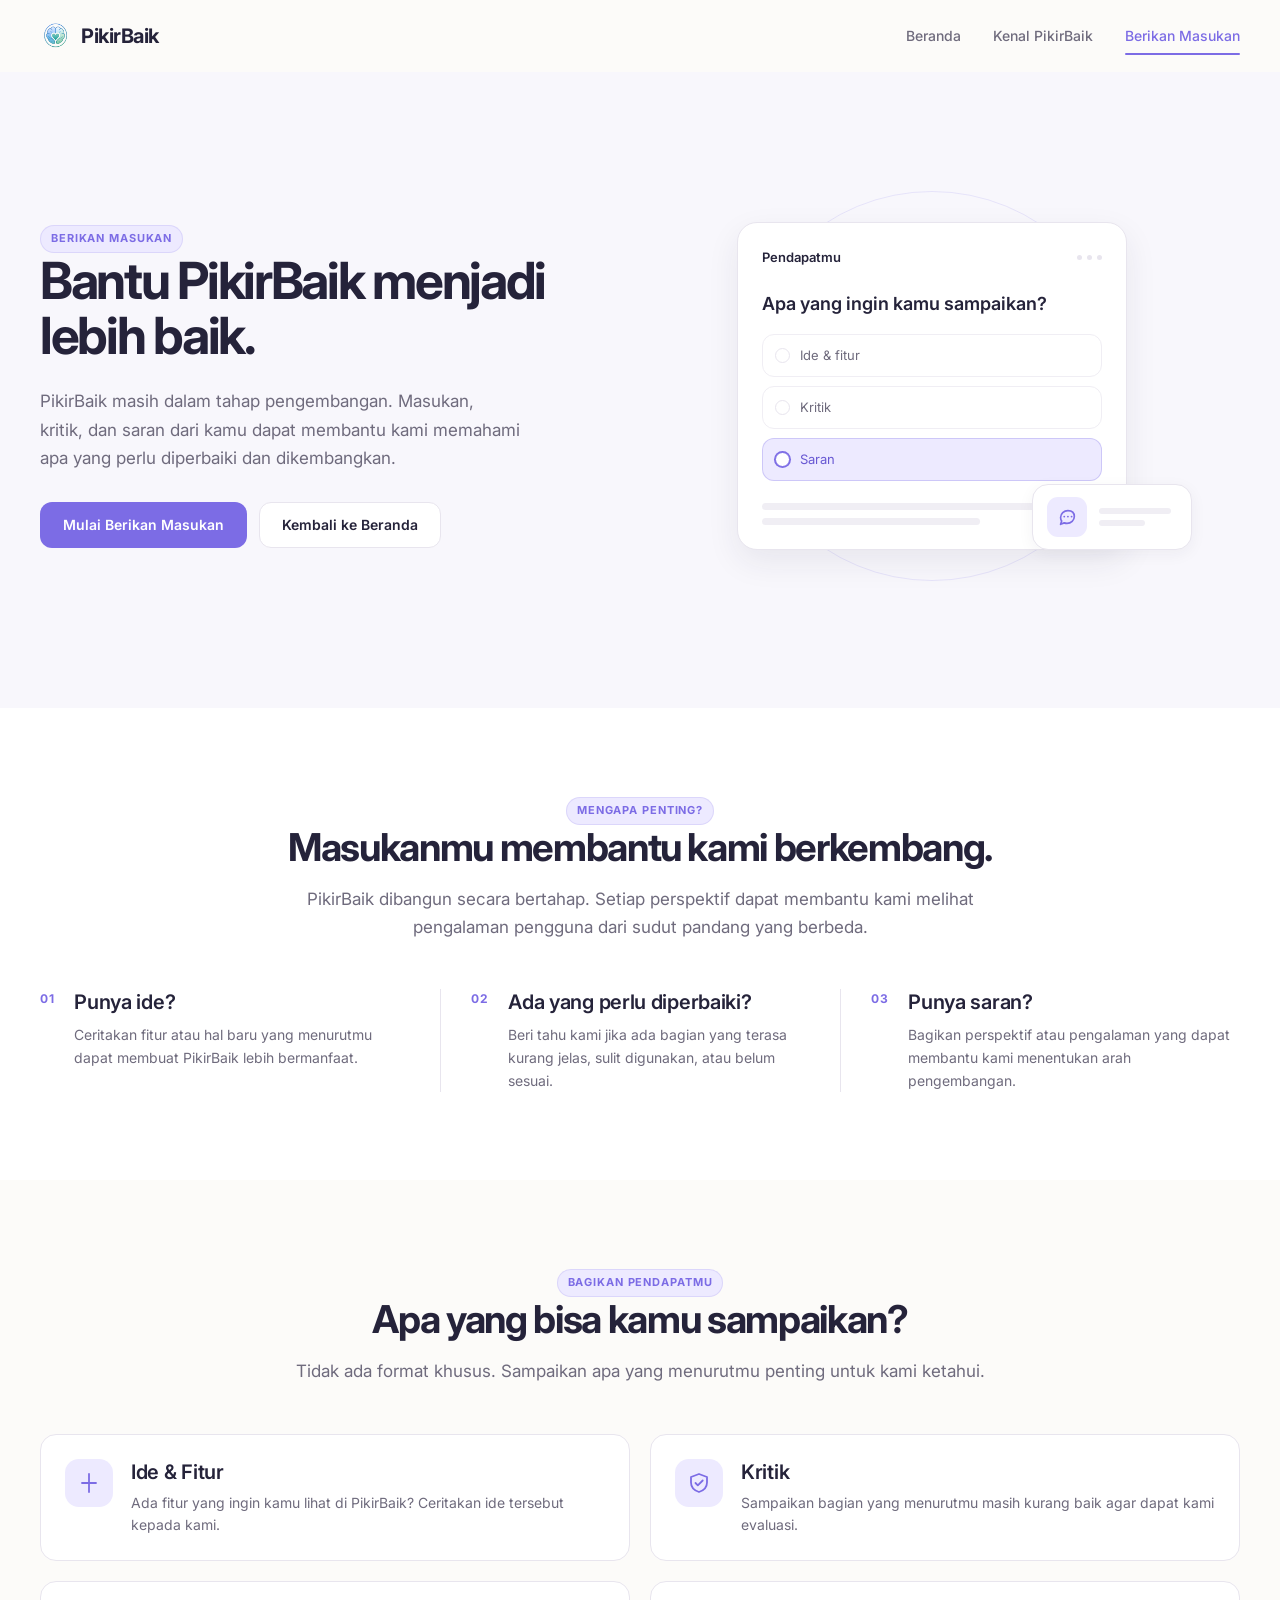
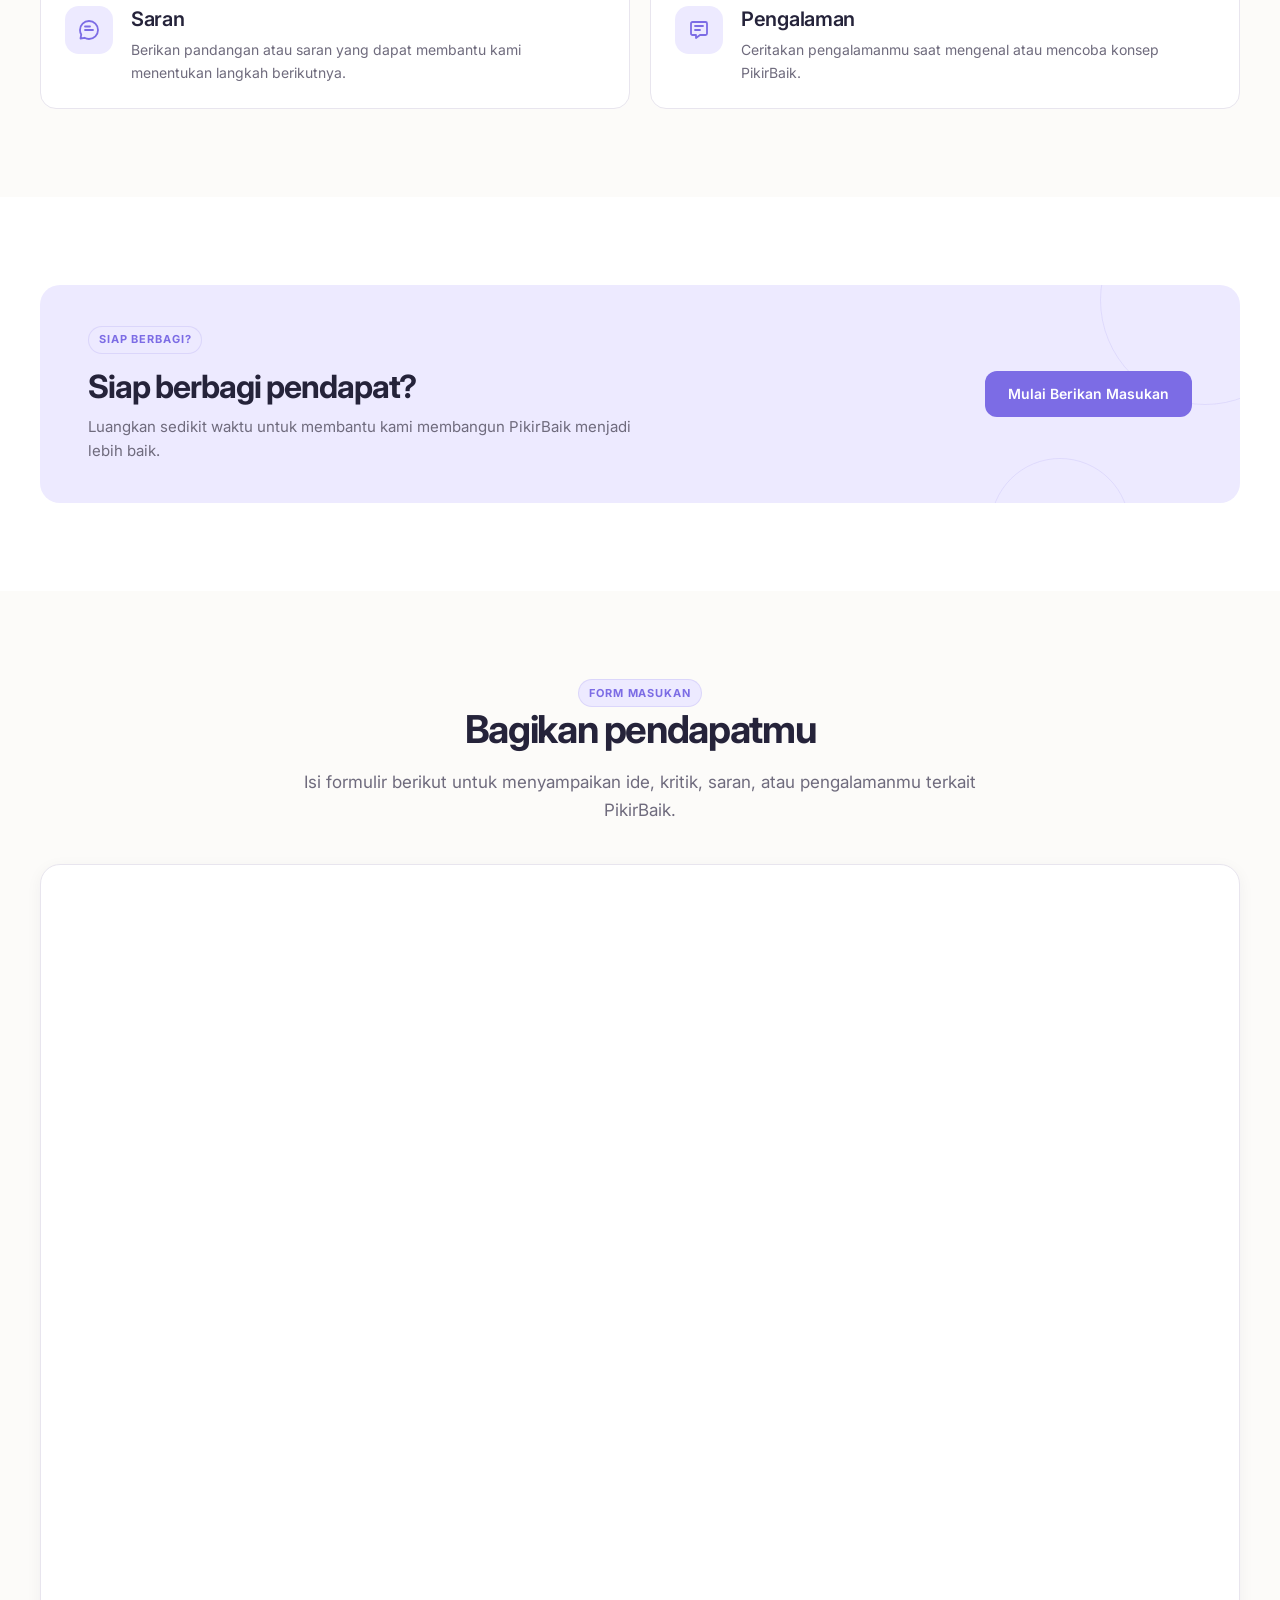
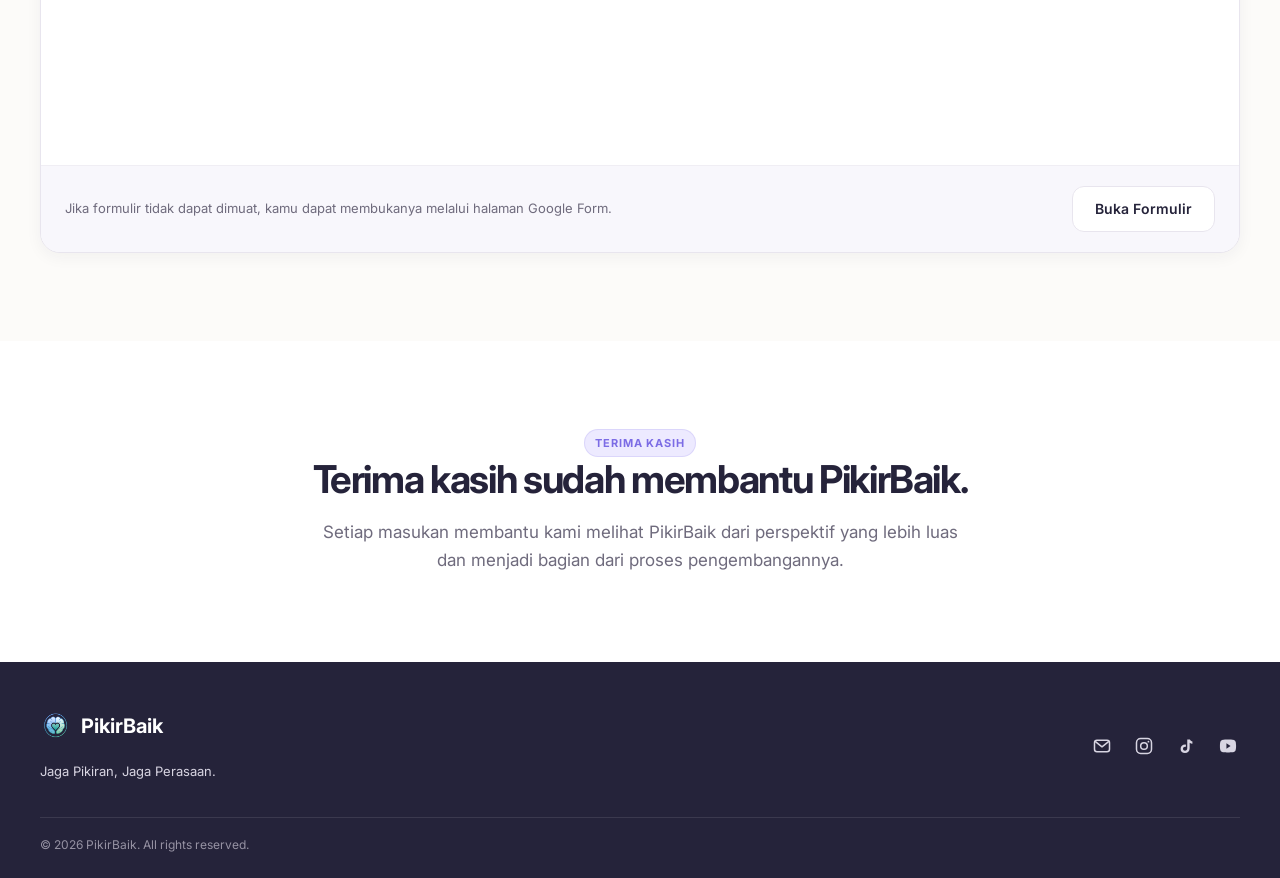
<file: feedback.html>
<!DOCTYPE html>
<html lang="id">
<head>
    <meta charset="UTF-8">
    <meta name="viewport" content="width=device-width, initial-scale=1.0">

    <meta
        name="description"
        content="Berikan masukan untuk membantu PikirBaik berkembang menjadi platform yang lebih baik."
    >
    <meta
        name="keywords"
        content="PikirBaik, kesehatan mental, self-assessment, feedback, masukan"
    >
    <meta name="author" content="PikirBaik">

    <meta name="theme-color" content="#7C6CE5">

    <title>Berikan Masukan — PikirBaik</title>

    <!-- Google Fonts -->
    <link rel="preconnect" href="https://fonts.googleapis.com">
    <link rel="preconnect" href="https://fonts.gstatic.com" crossorigin>
    <link
        href="https://fonts.googleapis.com/css2?family=Inter:wght@400;500;600;700&display=swap"
        rel="stylesheet"
    >

    <!-- Main CSS -->
    <link rel="stylesheet" href="css/style.css">
</head>

<body>

    <!-- =========================================================
         HEADER
    ========================================================== -->
    <header class="site-header" id="site-header">
        <nav class="navbar container" aria-label="Navigasi utama">

            <!-- Brand -->
            <a
                class="navbar-brand"
                href="./"
                aria-label="PikirBaik — Beranda"
            >
                <span
                    class="navbar-logo"
                    aria-hidden="true"
                >
                    <img
                        src="assets/images/logo.png"
                        alt=""
                        width="32"
                        height="32"
                    >
                </span>

                <span class="navbar-brand-text">
                    PikirBaik
                </span>
            </a>

            <!-- Desktop Navigation -->
            <div class="desktop-nav" aria-label="Navigasi desktop">
                <a
                    href="./"
                    class="nav-link"
                >
                    Beranda
                </a>

                <a
                    href="kenal-pikirbaik.html"
                    class="nav-link"
                >
                    Kenal PikirBaik
                </a>

                <a
                    href="feedback.html"
                    class="nav-link nav-link-button active"
                    aria-current="page"
                >
                    Berikan Masukan
                </a>
            </div>

            <!-- Mobile Menu Toggle -->
            <button
                type="button"
                class="mobile-menu-toggle"
                id="mobile-menu-toggle"
                aria-label="Buka menu navigasi"
                aria-expanded="false"
                aria-controls="mobile-nav"
            >
                <span></span>
                <span></span>
                <span></span>
            </button>
        </nav>

        <!-- Mobile Navigation -->
        <div
            class="mobile-nav"
            id="mobile-nav"
            aria-hidden="true"
        >
            <div class="mobile-nav-inner container">

                <a
                    href="./"
                    class="mobile-nav-link"
                >
                    Beranda
                </a>

                <a
                    href="kenal-pikirbaik.html"
                    class="mobile-nav-link"
                >
                    Kenal PikirBaik
                </a>

                <a
                    href="feedback.html"
                    class="mobile-nav-link mobile-nav-button active"
                    aria-current="page"
                >
                    Berikan Masukan
                </a>

            </div>
        </div>
    </header>


    <main>

        <!-- =====================================================
             HERO
        ====================================================== -->
        <section class="hero feedback-hero" id="hero">
            <div class="container hero-grid">

                <!-- Hero Content -->
                <div class="hero-content">

                    <span class="section-badge">
                        BERIKAN MASUKAN
                    </span>

                    <h1>
                        Bantu PikirBaik menjadi lebih baik.
                    </h1>

                    <p class="hero-description">
                        PikirBaik masih dalam tahap pengembangan.
                        Masukan, kritik, dan saran dari kamu dapat membantu
                        kami memahami apa yang perlu diperbaiki dan dikembangkan.
                    </p>

                    <div class="hero-actions">
                        <a
                            href="#form-masukan"
                            class="btn btn-primary"
                        >
                            Mulai Berikan Masukan
                        </a>

                        <a
                            href="./"
                            class="btn btn-secondary"
                        >
                            Kembali ke Beranda
                        </a>
                    </div>

                </div>


                <!-- Hero Visual -->
                <div
                    class="hero-visual"
                    aria-hidden="true"
                >
                    <div class="feedback-hero-visual">

                        <!-- Decorative Orbit -->
                        <div class="feedback-orbit feedback-orbit-one"></div>
                        <div class="feedback-orbit feedback-orbit-two"></div>

                        <!-- Main Feedback Card -->
                        <div class="feedback-ui-card">

                            <div class="feedback-ui-header">
                                <div class="feedback-ui-title">
                                    Pendapatmu
                                </div>

                                <div class="feedback-ui-dots">
                                    <span></span>
                                    <span></span>
                                    <span></span>
                                </div>
                            </div>

                            <div class="feedback-ui-question">
                                Apa yang ingin kamu sampaikan?
                            </div>

                            <div class="feedback-ui-options">

                                <div class="feedback-ui-option">
                                    <span class="feedback-ui-radio"></span>
                                    <span>Ide &amp; fitur</span>
                                </div>

                                <div class="feedback-ui-option">
                                    <span class="feedback-ui-radio"></span>
                                    <span>Kritik</span>
                                </div>

                                <div class="feedback-ui-option active">
                                    <span class="feedback-ui-radio"></span>
                                    <span>Saran</span>
                                </div>

                            </div>

                            <div class="feedback-ui-line"></div>
                            <div class="feedback-ui-line short"></div>

                        </div>


                        <!-- Floating Card -->
                        <div class="feedback-floating-card">

                            <div class="feedback-floating-icon">
                                <svg
                                    viewBox="0 0 24 24"
                                    width="22"
                                    height="22"
                                    fill="none"
                                    xmlns="http://www.w3.org/2000/svg"
                                >
                                    <path
                                        d="M20 11.5C20 15.6421 16.4183 19 12 19C10.9142 19 9.87876 18.7932 8.94613 18.4168L5 20L6.18338 16.4537C5.44331 15.355 5 14.0059 5 12.5C5 8.35786 8.58172 5 13 5C17.4183 5 20 7.35786 20 11.5Z"
                                        stroke="currentColor"
                                        stroke-width="1.8"
                                        stroke-linecap="round"
                                        stroke-linejoin="round"
                                    />
                                    <path
                                        d="M9 11.5H9.01"
                                        stroke="currentColor"
                                        stroke-width="2"
                                        stroke-linecap="round"
                                    />
                                    <path
                                        d="M13 11.5H13.01"
                                        stroke="currentColor"
                                        stroke-width="2"
                                        stroke-linecap="round"
                                    />
                                    <path
                                        d="M17 11.5H17.01"
                                        stroke="currentColor"
                                        stroke-width="2"
                                        stroke-linecap="round"
                                    />
                                </svg>
                            </div>

                            <div class="feedback-floating-lines">
                                <span></span>
                                <span></span>
                            </div>

                        </div>

                    </div>
                </div>

            </div>
        </section>


        <!-- =====================================================
             MENGAPA MASUKAN PENTING
        ====================================================== -->
        <section
            class="section feedback-importance"
            id="mengapa-masukan"
        >
            <div class="container">

                <div class="section-heading centered">

                    <span class="section-badge">
                        MENGAPA PENTING?
                    </span>

                    <h2>
                        Masukanmu membantu kami berkembang.
                    </h2>

                    <p>
                        PikirBaik dibangun secara bertahap. Setiap perspektif
                        dapat membantu kami melihat pengalaman pengguna dari
                        sudut pandang yang berbeda.
                    </p>

                </div>


                <div class="feedback-editorial-grid">

                    <!-- Item 01 -->
                    <article class="feedback-editorial-item">

                        <span class="feedback-editorial-number">
                            01
                        </span>

                        <div>
                            <h3>
                                Punya ide?
                            </h3>

                            <p>
                                Ceritakan fitur atau hal baru yang menurutmu
                                dapat membuat PikirBaik lebih bermanfaat.
                            </p>
                        </div>

                    </article>


                    <!-- Item 02 -->
                    <article class="feedback-editorial-item">

                        <span class="feedback-editorial-number">
                            02
                        </span>

                        <div>
                            <h3>
                                Ada yang perlu diperbaiki?
                            </h3>

                            <p>
                                Beri tahu kami jika ada bagian yang terasa
                                kurang jelas, sulit digunakan, atau belum sesuai.
                            </p>
                        </div>

                    </article>


                    <!-- Item 03 -->
                    <article class="feedback-editorial-item">

                        <span class="feedback-editorial-number">
                            03
                        </span>

                        <div>
                            <h3>
                                Punya saran?
                            </h3>

                            <p>
                                Bagikan perspektif atau pengalaman yang dapat
                                membantu kami menentukan arah pengembangan.
                            </p>
                        </div>

                    </article>

                </div>

            </div>
        </section>


        <!-- =====================================================
             JENIS MASUKAN
        ====================================================== -->
        <section
            class="section feedback-types"
            id="jenis-masukan"
        >
            <div class="container">

                <div class="section-heading centered">

                    <span class="section-badge">
                        BAGIKAN PENDAPATMU
                    </span>

                    <h2>
                        Apa yang bisa kamu sampaikan?
                    </h2>

                    <p>
                        Tidak ada format khusus. Sampaikan apa yang menurutmu
                        penting untuk kami ketahui.
                    </p>

                </div>


                <div class="feedback-types-grid">

                    <!-- Type 01 -->
                    <article class="feedback-type-card">

                        <div class="feedback-type-icon">
                            <svg
                                viewBox="0 0 24 24"
                                width="24"
                                height="24"
                                fill="none"
                                xmlns="http://www.w3.org/2000/svg"
                            >
                                <path
                                    d="M12 3V21"
                                    stroke="currentColor"
                                    stroke-width="1.8"
                                    stroke-linecap="round"
                                />
                                <path
                                    d="M5 12H19"
                                    stroke="currentColor"
                                    stroke-width="1.8"
                                    stroke-linecap="round"
                                />
                            </svg>
                        </div>

                        <div>
                            <h3>
                                Ide &amp; Fitur
                            </h3>

                            <p>
                                Ada fitur yang ingin kamu lihat di PikirBaik?
                                Ceritakan ide tersebut kepada kami.
                            </p>
                        </div>

                    </article>


                    <!-- Type 02 -->
                    <article class="feedback-type-card">

                        <div class="feedback-type-icon">
                            <svg
                                viewBox="0 0 24 24"
                                width="24"
                                height="24"
                                fill="none"
                                xmlns="http://www.w3.org/2000/svg"
                            >
                                <path
                                    d="M12 3L20 6V11.5C20 16.2 16.9 19.4 12 21C7.1 19.4 4 16.2 4 11.5V6L12 3Z"
                                    stroke="currentColor"
                                    stroke-width="1.8"
                                    stroke-linejoin="round"
                                />
                                <path
                                    d="M8.5 12L10.8 14.3L15.7 9.5"
                                    stroke="currentColor"
                                    stroke-width="1.8"
                                    stroke-linecap="round"
                                    stroke-linejoin="round"
                                />
                            </svg>
                        </div>

                        <div>
                            <h3>
                                Kritik
                            </h3>

                            <p>
                                Sampaikan bagian yang menurutmu masih kurang
                                baik agar dapat kami evaluasi.
                            </p>
                        </div>

                    </article>


                    <!-- Type 03 -->
                    <article class="feedback-type-card">

                        <div class="feedback-type-icon">
                            <svg
                                viewBox="0 0 24 24"
                                width="24"
                                height="24"
                                fill="none"
                                xmlns="http://www.w3.org/2000/svg"
                            >
                                <path
                                    d="M12 21C16.9706 21 21 16.9706 21 12C21 7.02944 16.9706 3 12 3C7.02944 3 3 7.02944 3 12C3 13.6569 3.44728 15.2093 4.22589 16.5408L3.5 20.5L7.45917 19.7741C8.79071 20.5527 10.3431 21 12 21Z"
                                    stroke="currentColor"
                                    stroke-width="1.8"
                                    stroke-linejoin="round"
                                />
                                <path
                                    d="M8 12H16"
                                    stroke="currentColor"
                                    stroke-width="1.8"
                                    stroke-linecap="round"
                                />
                                <path
                                    d="M8 8.5H13"
                                    stroke="currentColor"
                                    stroke-width="1.8"
                                    stroke-linecap="round"
                                />
                            </svg>
                        </div>

                        <div>
                            <h3>
                                Saran
                            </h3>

                            <p>
                                Berikan pandangan atau saran yang dapat membantu
                                kami menentukan langkah berikutnya.
                            </p>
                        </div>

                    </article>


                    <!-- Type 04 -->
                    <article class="feedback-type-card">

                        <div class="feedback-type-icon">
                            <svg
                                viewBox="0 0 24 24"
                                width="24"
                                height="24"
                                fill="none"
                                xmlns="http://www.w3.org/2000/svg"
                            >
                                <path
                                    d="M4 5.5C4 4.67157 4.67157 4 5.5 4H18.5C19.3284 4 20 4.67157 20 5.5V15.5C20 16.3284 19.3284 17 18.5 17H13L9 20V17H5.5C4.67157 17 4 16.3284 4 15.5V5.5Z"
                                    stroke="currentColor"
                                    stroke-width="1.8"
                                    stroke-linejoin="round"
                                />
                                <path
                                    d="M8 8H16"
                                    stroke="currentColor"
                                    stroke-width="1.8"
                                    stroke-linecap="round"
                                />
                                <path
                                    d="M8 12H13"
                                    stroke="currentColor"
                                    stroke-width="1.8"
                                    stroke-linecap="round"
                                />
                            </svg>
                        </div>

                        <div>
                            <h3>
                                Pengalaman
                            </h3>

                            <p>
                                Ceritakan pengalamanmu saat mengenal atau
                                mencoba konsep PikirBaik.
                            </p>
                        </div>

                    </article>

                </div>

            </div>
        </section>


        <!-- =====================================================
             CTA
        ====================================================== -->
        <section
            class="section feedback-cta-section"
            id="mulai-masukan"
        >
            <div class="container">

                <div class="cta-card">

                    <!-- Decorative Elements -->
                    <div
                        class="cta-card__decoration cta-decoration-one"
                        aria-hidden="true"
                    ></div>

                    <div
                        class="cta-card__decoration cta-decoration-two"
                        aria-hidden="true"
                    ></div>


                    <div class="cta-content">

                        <span class="section-badge">
                            SIAP BERBAGI?
                        </span>

                        <h2>
                            Siap berbagi pendapat?
                        </h2>

                        <p>
                            Luangkan sedikit waktu untuk membantu kami
                            membangun PikirBaik menjadi lebih baik.
                        </p>

                    </div>


                    <div class="cta-actions">

                        <a
                            href="#form-masukan"
                            class="btn btn-primary"
                        >
                            Mulai Berikan Masukan
                        </a>

                    </div>

                </div>

            </div>
        </section>


        <!-- =====================================================
             GOOGLE FORM
        ====================================================== -->
        <section
            class="section feedback-form-section"
            id="form-masukan"
        >
            <div class="container">

                <div class="section-heading centered">

                    <span class="section-badge">
                        FORM MASUKAN
                    </span>

                    <h2>
                        Bagikan pendapatmu
                    </h2>

                    <p>
                        Isi formulir berikut untuk menyampaikan ide,
                        kritik, saran, atau pengalamanmu terkait PikirBaik.
                    </p>

                </div>


                <div class="feedback-form-wrapper">

                    <iframe
                        src="https://docs.google.com/forms/d/e/1FAIpQLSd2riU1rXjdYPILbPWBKPcgTjY7QAetKGHEke-pZdjdZZqjXA/viewform?usp=header"
                        title="Formulir Masukan PikirBaik"
                        loading="lazy"
                        frameborder="0"
                        marginheight="0"
                        marginwidth="0"
                    >
                        Memuat formulir masukan PikirBaik...
                    </iframe>

                    <div class="feedback-form-fallback">

                        <p>
                            Jika formulir tidak dapat dimuat,
                            kamu dapat membukanya melalui halaman Google Form.
                        </p>

                        <a
                            href="https://forms.gle/Tz3wJ9iVNwnyU5UG8"
                            class="btn btn-secondary"
                            target="_blank"
                            rel="noopener noreferrer"
                        >
                            Buka Formulir
                        </a>

                    </div>

                </div>

            </div>
        </section>


        <!-- =====================================================
             CLOSING
        ====================================================== -->
        <section
            class="section closing-section"
        >
            <div class="container">

                <div class="section-heading centered">

                    <span class="section-badge">
                        TERIMA KASIH
                    </span>

                    <h2>
                        Terima kasih sudah membantu PikirBaik.
                    </h2>

                    <p>
                        Setiap masukan membantu kami melihat PikirBaik
                        dari perspektif yang lebih luas dan menjadi bagian
                        dari proses pengembangannya.
                    </p>

                </div>

            </div>
        </section>

    </main>


    <!-- =====================================================
     FOOTER
    ====================================================== -->

    <footer class="site-footer">

        <div class="container footer-content">

            <!-- Footer Brand -->
            <div class="footer-brand">

                <a
                    class="footer-brand-link"
                    href="./"
                    aria-label="PikirBaik — Beranda"
                >

                    <span
                        class="footer-logo"
                        aria-hidden="true"
                    >
                        <img
                            src="assets/images/logo.png"
                            alt=""
                            width="32"
                            height="32"
                        >
                    </span>

                    <span class="navbar-brand-text">
                        PikirBaik
                    </span>

                </a>

                <p class="footer-tagline">
                    Jaga Pikiran, Jaga Perasaan.
                </p>

            </div>


            <!-- Footer Social & Contact -->
            <div
                class="footer-social"
                aria-label="Kontak dan media sosial PikirBaik"
            >

                <!-- Email -->
                <a
                    class="footer-social-link"
                    href="https://mail.google.com/mail/u/0/?view=cm&fs=1&to=hubungi.pikirbaik@gmail.com"
                    target="_blank"
                    rel="noopener noreferrer"
                    aria-label="Email PikirBaik"
                    title="Email PikirBaik"
                >
                    <svg
                        viewBox="0 0 24 24"
                        width="22"
                        height="22"
                        fill="none"
                        xmlns="http://www.w3.org/2000/svg"
                        aria-hidden="true"
                    >
                        <rect
                            x="3"
                            y="5"
                            width="18"
                            height="14"
                            rx="3"
                            stroke="currentColor"
                            stroke-width="1.8"
                        />

                        <path
                            d="M4.5 7L12 13L19.5 7"
                            stroke="currentColor"
                            stroke-width="1.8"
                            stroke-linecap="round"
                            stroke-linejoin="round"
                        />
                    </svg>
                </a>
                
                <!-- Instagram -->
                <a
                    class="footer-social-link"
                    href="https://www.instagram.com/pikirbaik.my.id"
                    target="_blank"
                    rel="noopener noreferrer"
                    aria-label="Instagram PikirBaik"
                    title="Instagram PikirBaik"
                >
                    <svg
                        viewBox="0 0 24 24"
                        width="22"
                        height="22"
                        fill="none"
                        xmlns="http://www.w3.org/2000/svg"
                        aria-hidden="true"
                    >
                        <rect
                            x="3"
                            y="3"
                            width="18"
                            height="18"
                            rx="5"
                            stroke="currentColor"
                            stroke-width="1.8"
                        />

                        <circle
                            cx="12"
                            cy="12"
                            r="4"
                            stroke="currentColor"
                            stroke-width="1.8"
                        />

                        <circle
                            cx="17.3"
                            cy="6.8"
                            r="1.1"
                            fill="currentColor"
                        />
                    </svg>
                </a>

                <!-- TikTok -->
                <a
                    class="footer-social-link"
                    href="https://www.tiktok.com/@pikirbaik7?_r=1&_t=ZS-99lAT5Mx0ad"
                    target="_blank"
                    rel="noopener noreferrer"
                    aria-label="TikTok PikirBaik"
                    title="TikTok PikirBaik"
                >
                    <svg
                        viewBox="0 0 24 24"
                        width="22"
                        height="22"
                        fill="currentColor"
                        xmlns="http://www.w3.org/2000/svg"
                        aria-hidden="true"
                    >
                        <path
                            d="M16.7 4.2C17.3 5.5 18.3 6.4 19.7 6.7V9.2C18.5 9.1 17.4 8.7 16.4 8V14.7C16.4 18.2 14.1 20.4 10.8 20.4C7.7 20.4 5.5 18.4 5.5 15.5C5.5 12.5 7.8 10.3 11 10.3C11.3 10.3 11.6 10.3 11.9 10.4V13C11.6 12.9 11.3 12.8 11 12.8C9.5 12.8 8.4 13.8 8.4 15.3C8.4 16.7 9.4 17.7 10.8 17.7C12.5 17.7 13.5 16.6 13.5 14.8V4.2H16.7Z"
                        />
                    </svg>
                </a>


                <!-- YouTube -->
                <a
                    class="footer-social-link"
                    href="https://www.youtube.com/@pikirbaik.self-assessment"
                    target="_blank"
                    rel="noopener noreferrer"
                    aria-label="YouTube PikirBaik"
                    title="YouTube PikirBaik"
                >
                    <svg
                        viewBox="0 0 24 24"
                        width="22"
                        height="22"
                        fill="currentColor"
                        xmlns="http://www.w3.org/2000/svg"
                        aria-hidden="true"
                    >
                        <path
                            d="M21.2 7.1C20.9 6 20 5.1 18.9 4.8C16.9 4.3 12 4.3 12 4.3C12 4.3 7.1 4.3 5.1 4.8C4 5.1 3.1 6 2.8 7.1C2.3 9.1 2.3 12 2.3 12C2.3 12 2.3 14.9 2.8 16.9C3.1 18 4 18.9 5.1 19.2C7.1 19.7 12 19.7 12 19.7C12 19.7 16.9 19.7 18.9 19.2C20 18.9 20.9 18 21.2 16.9C21.7 14.9 21.7 12 21.7 12C21.7 12 21.7 9.1 21.2 7.1C21.2 7.1 21.2 7.1 21.2 7.1Z"
                        />

                        <path
                            d="M10.1 15.3L15.1 12L10.1 8.7V15.3Z"
                            fill="#25233A"
                        />
                    </svg>
                </a>

            </div>

        </div>


        <div class="container footer-bottom">

            <p>
                &copy;
                <span data-current-year></span>
                PikirBaik. All rights reserved.
            </p>

        </div>

    </footer>


    <!-- =========================================================
         CONTACT MODAL
    ========================================================== -->
    <div
        class="modal"
        id="contact-modal"
        aria-hidden="true"
        inert
    >

        <div
            class="modal-overlay"
            data-modal-close
        ></div>

        <div
            class="modal-container"
            role="dialog"
            aria-modal="true"
            aria-labelledby="contact-modal-title"
        >

            <div class="modal-header">

                <div>
                    <span class="section-badge">
                        KONTAK
                    </span>

                    <h2 id="contact-modal-title">
                        Hubungi Kami
                    </h2>
                </div>

                <button
                    type="button"
                    class="modal-close"
                    aria-label="Tutup dialog"
                    data-modal-close
                >
                    <svg
                        viewBox="0 0 24 24"
                        width="20"
                        height="20"
                        fill="none"
                        xmlns="http://www.w3.org/2000/svg"
                        aria-hidden="true"
                    >
                        <path
                            d="M6 6L18 18"
                            stroke="currentColor"
                            stroke-width="2"
                            stroke-linecap="round"
                        />
                        <path
                            d="M18 6L6 18"
                            stroke="currentColor"
                            stroke-width="2"
                            stroke-linecap="round"
                        />
                    </svg>
                </button>

            </div>


            <div class="modal-body">

                <p>
                    Punya pertanyaan atau ingin berdiskusi lebih lanjut
                    mengenai PikirBaik? Silakan hubungi kami melalui
                    salah satu kanal berikut.
                </p>


                <div class="contact-list">

                    <!-- Email -->
                    <a
                        href="https://mail.google.com/mail/u/0/?view=cm&fs=1&to=hubungi.pikirbaik@gmail.com"
                        class="contact-item"
                    >

                        <span
                            class="contact-item__icon"
                            aria-hidden="true"
                        >
                            <svg
                                viewBox="0 0 24 24"
                                width="20"
                                height="20"
                                fill="none"
                                xmlns="http://www.w3.org/2000/svg"
                            >
                                <rect
                                    x="3"
                                    y="5"
                                    width="18"
                                    height="14"
                                    rx="2"
                                    stroke="currentColor"
                                    stroke-width="1.8"
                                />
                                <path
                                    d="M4 7L12 13L20 7"
                                    stroke="currentColor"
                                    stroke-width="1.8"
                                    stroke-linecap="round"
                                    stroke-linejoin="round"
                                />
                            </svg>
                        </span>

                        <span class="contact-item__content">
                            <span class="contact-item__label">
                                Email
                            </span>

                            <span>
                                hubungi.pikirbaik@gmail.com
                            </span>
                        </span>

                        <span
                            class="contact-item__arrow"
                            aria-hidden="true"
                        >
                            →
                        </span>

                    </a>


                    <!-- WhatsApp -->
                    <a
                        href="https://wa.me/6283848835810?text=Halo%20PikirBaik%20%F0%9F%91%8B%0ASaya%20tertarik%20dengan%20PikirBaik%20dan%20ingin%20mengetahui%20lebih%20lanjut.%20Boleh%20saya%20mendapatkan%20informasinya%3F"
                        class="contact-item"
                        target="_blank"
                        rel="noopener noreferrer"
                    >

                        <span
                            class="contact-item__icon"
                            aria-hidden="true"
                        >
                            <svg
                                viewBox="0 0 24 24"
                                width="20"
                                height="20"
                                fill="none"
                                xmlns="http://www.w3.org/2000/svg"
                            >
                                <path
                                    d="M20 11.5C20 15.6421 16.4183 19 12 19C10.9142 19 9.87876 18.7932 8.94613 18.4168L5 20L6.18338 16.4537C5.44331 15.355 5 14.0059 5 12.5C5 8.35786 8.58172 5 13 5C17.4183 5 20 7.35786 20 11.5Z"
                                    stroke="currentColor"
                                    stroke-width="1.8"
                                    stroke-linejoin="round"
                                />
                            </svg>
                        </span>

                        <span class="contact-item__content">
                            <span class="contact-item__label">
                                WhatsApp
                            </span>

                            <span>
                                Hubungi melalui WhatsApp
                            </span>

                            <span>
                                083848835810
                            </span>
                        </span>

                        <span
                            class="contact-item__arrow"
                            aria-hidden="true"
                        >
                            →
                        </span>

                    </a>


                    <!-- Instagram -->
                    <a
                        href="https://www.instagram.com/pikirbaik.my.id"
                        class="contact-item"
                        target="_blank"
                        rel="noopener noreferrer"
                    >

                        <span
                            class="contact-item__icon"
                            aria-hidden="true"
                        >
                            <svg
                                viewBox="0 0 24 24"
                                width="20"
                                height="20"
                                fill="none"
                                xmlns="http://www.w3.org/2000/svg"
                            >
                                <rect
                                    x="4"
                                    y="4"
                                    width="16"
                                    height="16"
                                    rx="5"
                                    stroke="currentColor"
                                    stroke-width="1.8"
                                />
                                <circle
                                    cx="12"
                                    cy="12"
                                    r="3.5"
                                    stroke="currentColor"
                                    stroke-width="1.8"
                                />
                                <circle
                                    cx="17.3"
                                    cy="6.8"
                                    r="1"
                                    fill="currentColor"
                                />
                            </svg>
                        </span>

                        <span class="contact-item__content">
                            <span class="contact-item__label">
                                Instagram
                            </span>

                            <span>
                                Instagram PikirBaik
                            </span>
                        </span>

                        <span
                            class="contact-item__arrow"
                            aria-hidden="true"
                        >
                            →
                        </span>

                    </a>


                    <!-- TikTok -->
                    <a
                        href="https://www.tiktok.com/@pikirbaik7?_r=1&_t=ZS-99lAT5Mx0ad"
                        class="contact-item"
                        target="_blank"
                        rel="noopener noreferrer"
                    >

                        <span
                            class="contact-item__icon"
                            aria-hidden="true"
                        >
                            <svg
                                viewBox="0 0 24 24"
                                width="20"
                                height="20"
                                fill="none"
                                xmlns="http://www.w3.org/2000/svg"
                            >
                                <path
                                    d="M15 5C15.4 7.1 16.7 8.4 19 8.6V11C17.5 11 16.1 10.5 15 9.7V15.2C15 18 12.8 20 10 20C7.3 20 5 18 5 15.3C5 12.7 7 10.7 9.7 10.5V13C8.4 13.1 7.5 14 7.5 15.2C7.5 16.4 8.5 17.4 9.7 17.4C10.9 17.4 12 16.5 12 15.1V5H15Z"
                                    stroke="currentColor"
                                    stroke-width="1.5"
                                    stroke-linejoin="round"
                                />
                            </svg>
                        </span>

                        <span class="contact-item__content">
                            <span class="contact-item__label">
                                TikTok
                            </span>

                            <span>
                                TikTok PikirBaik
                            </span>
                        </span>

                        <span
                            class="contact-item__arrow"
                            aria-hidden="true"
                        >
                            →
                        </span>

                    </a>

                </div>

            </div>

        </div>

    </div>


    <!-- =========================================================
         JAVASCRIPT
    ========================================================== -->
    <script src="js/main.js" defer></script>
    <script src="js/modal.js" defer></script>

</body>
</html>
</file>
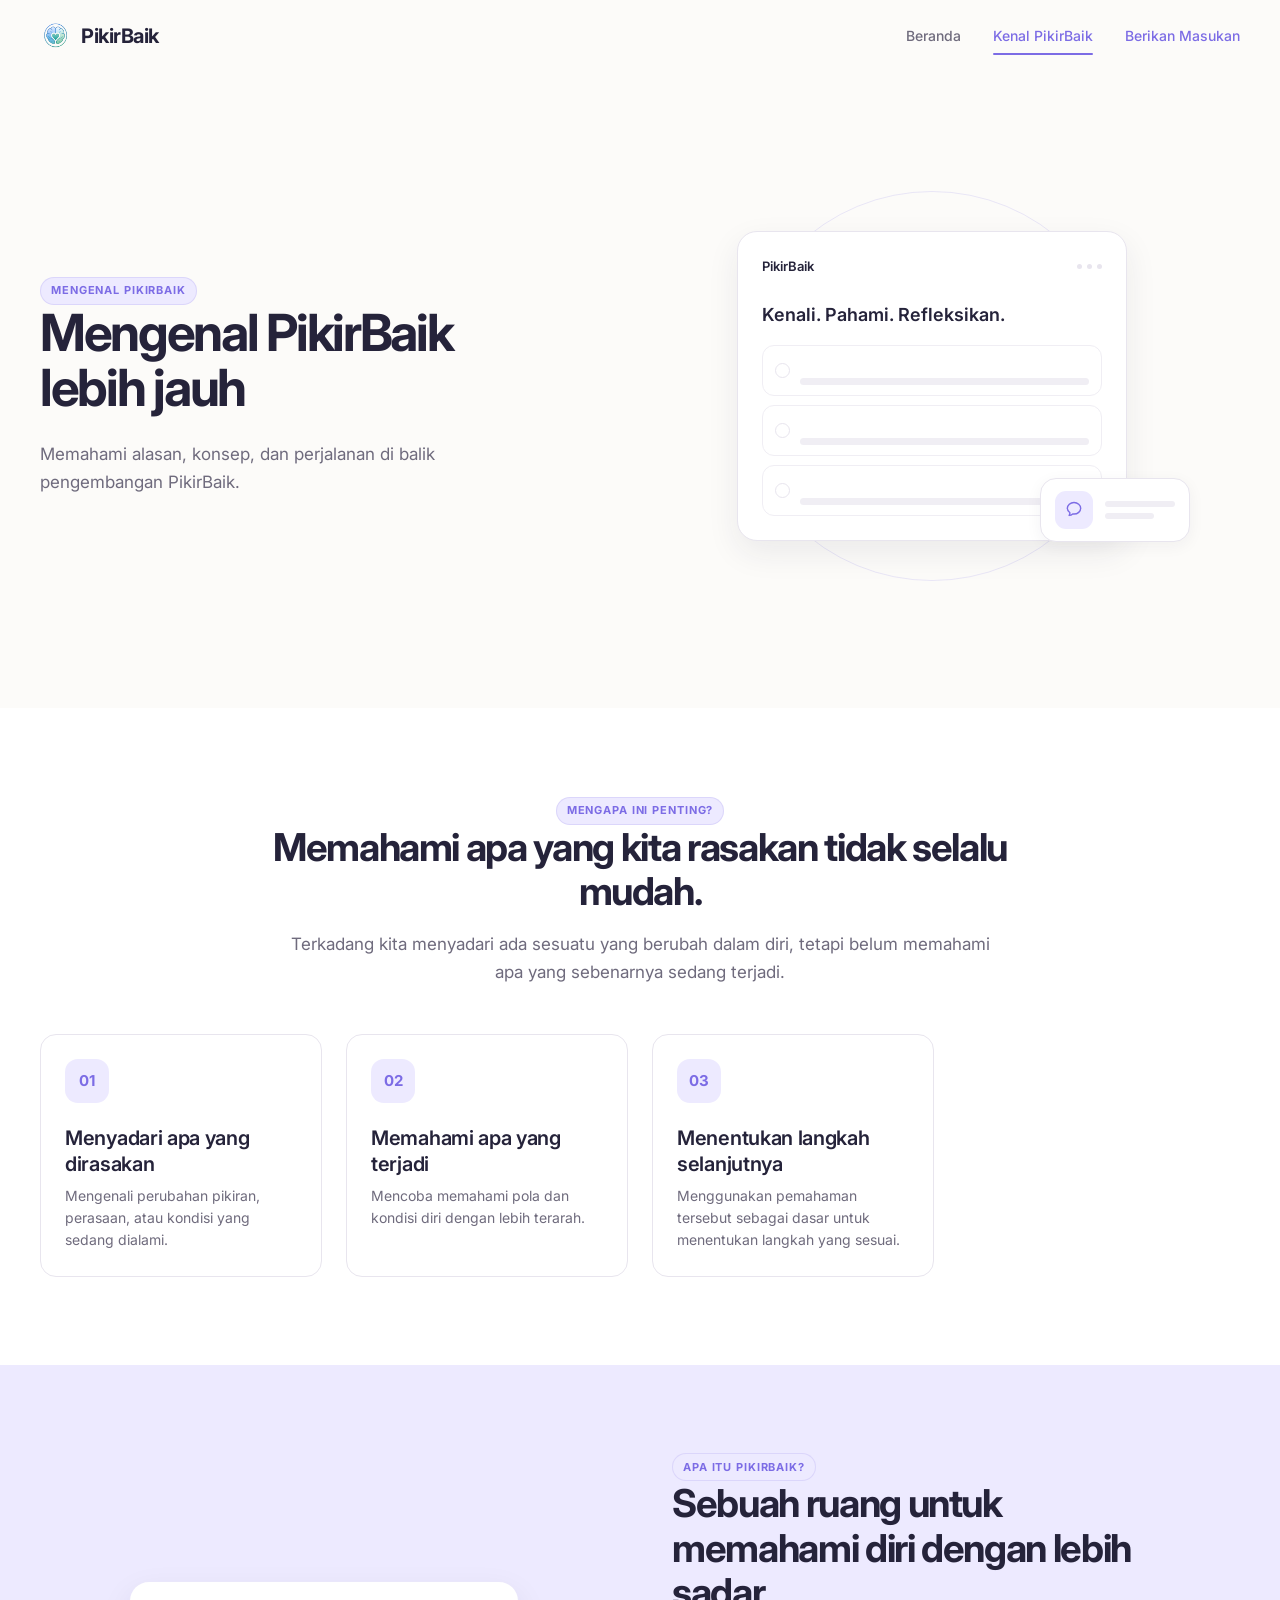
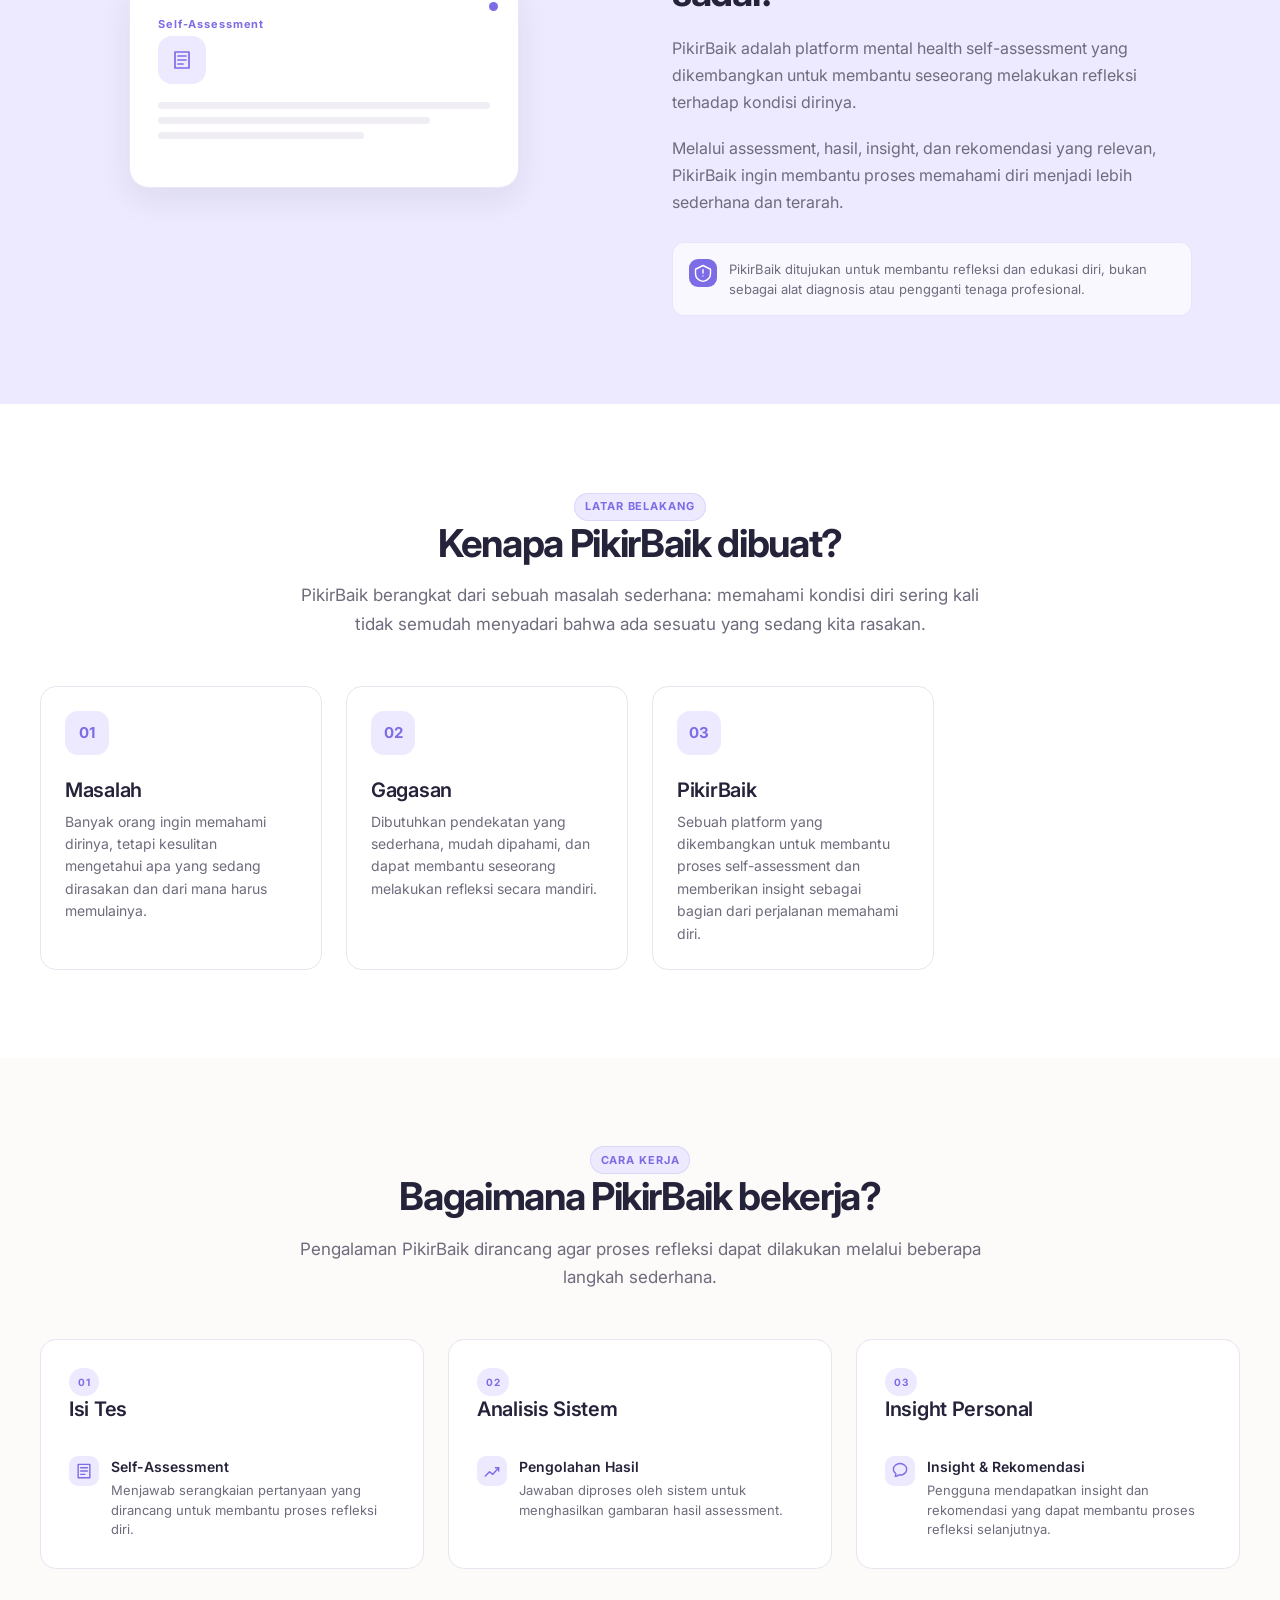
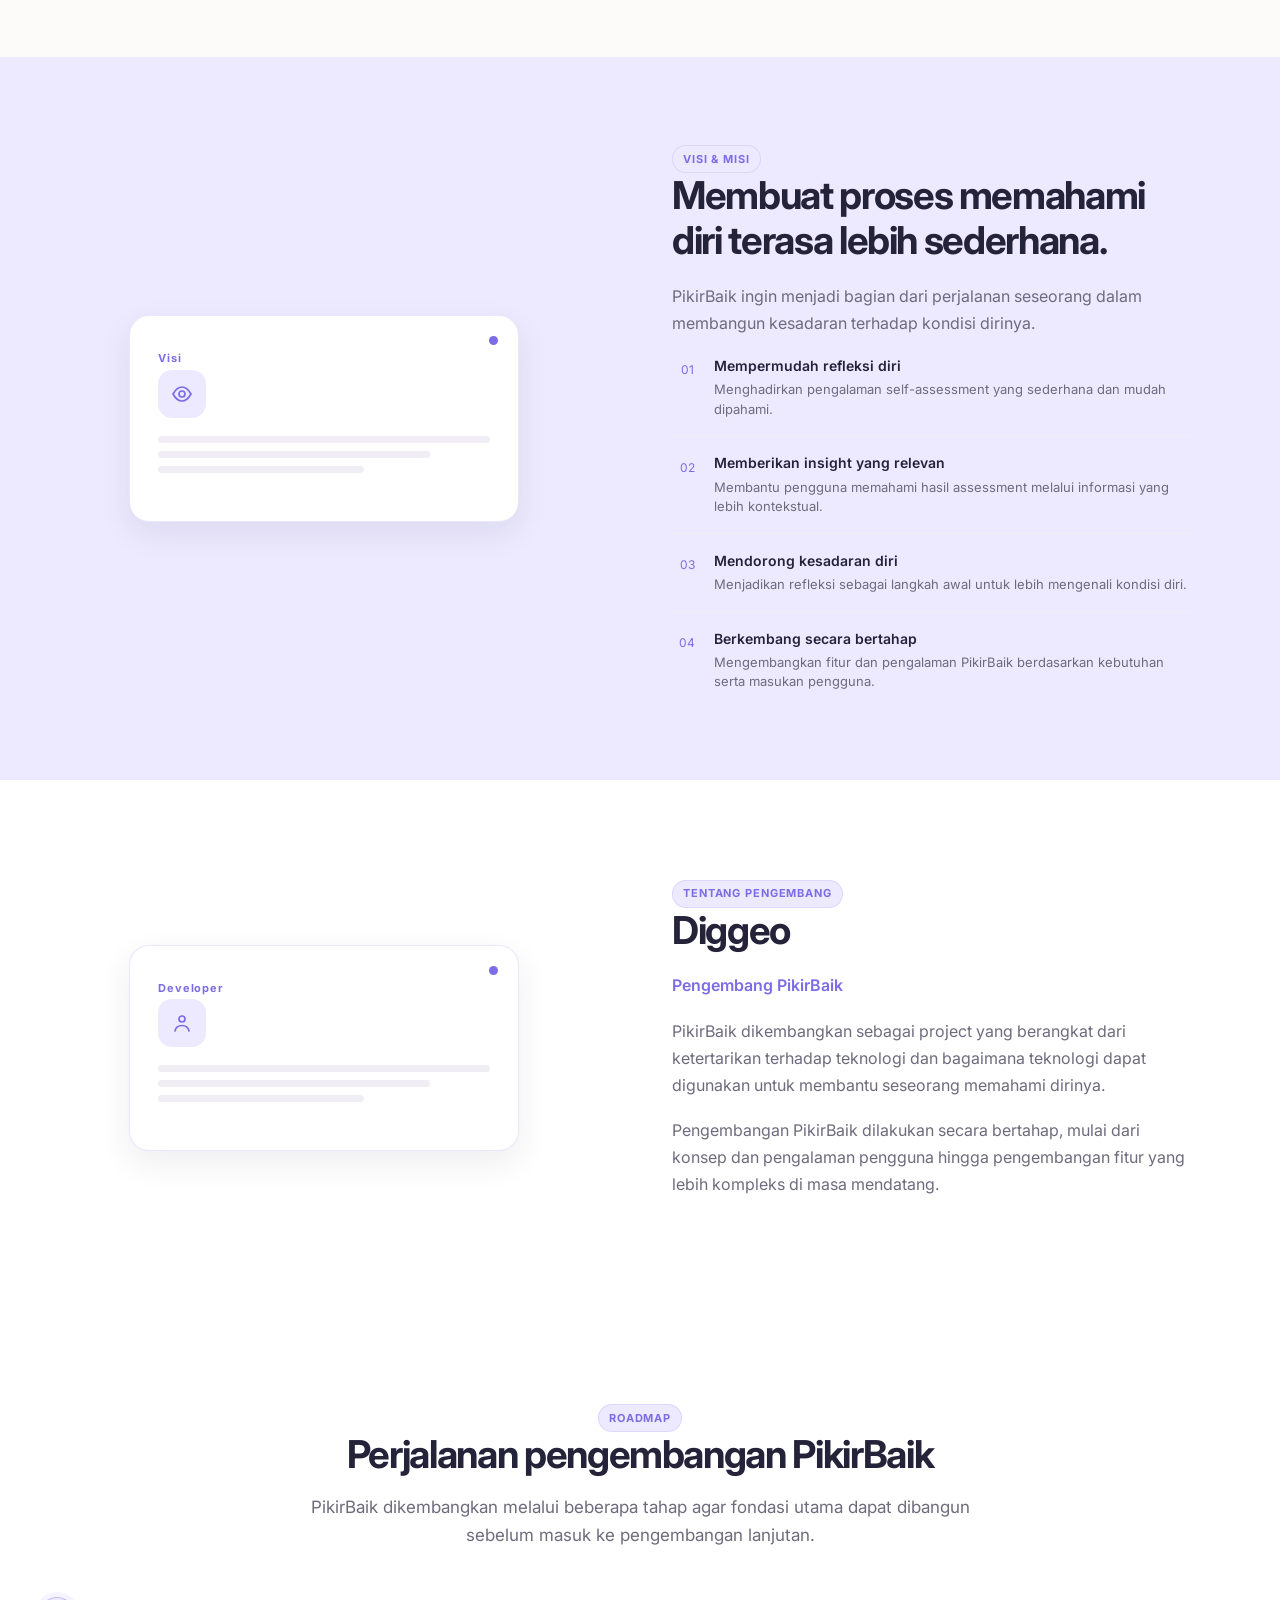
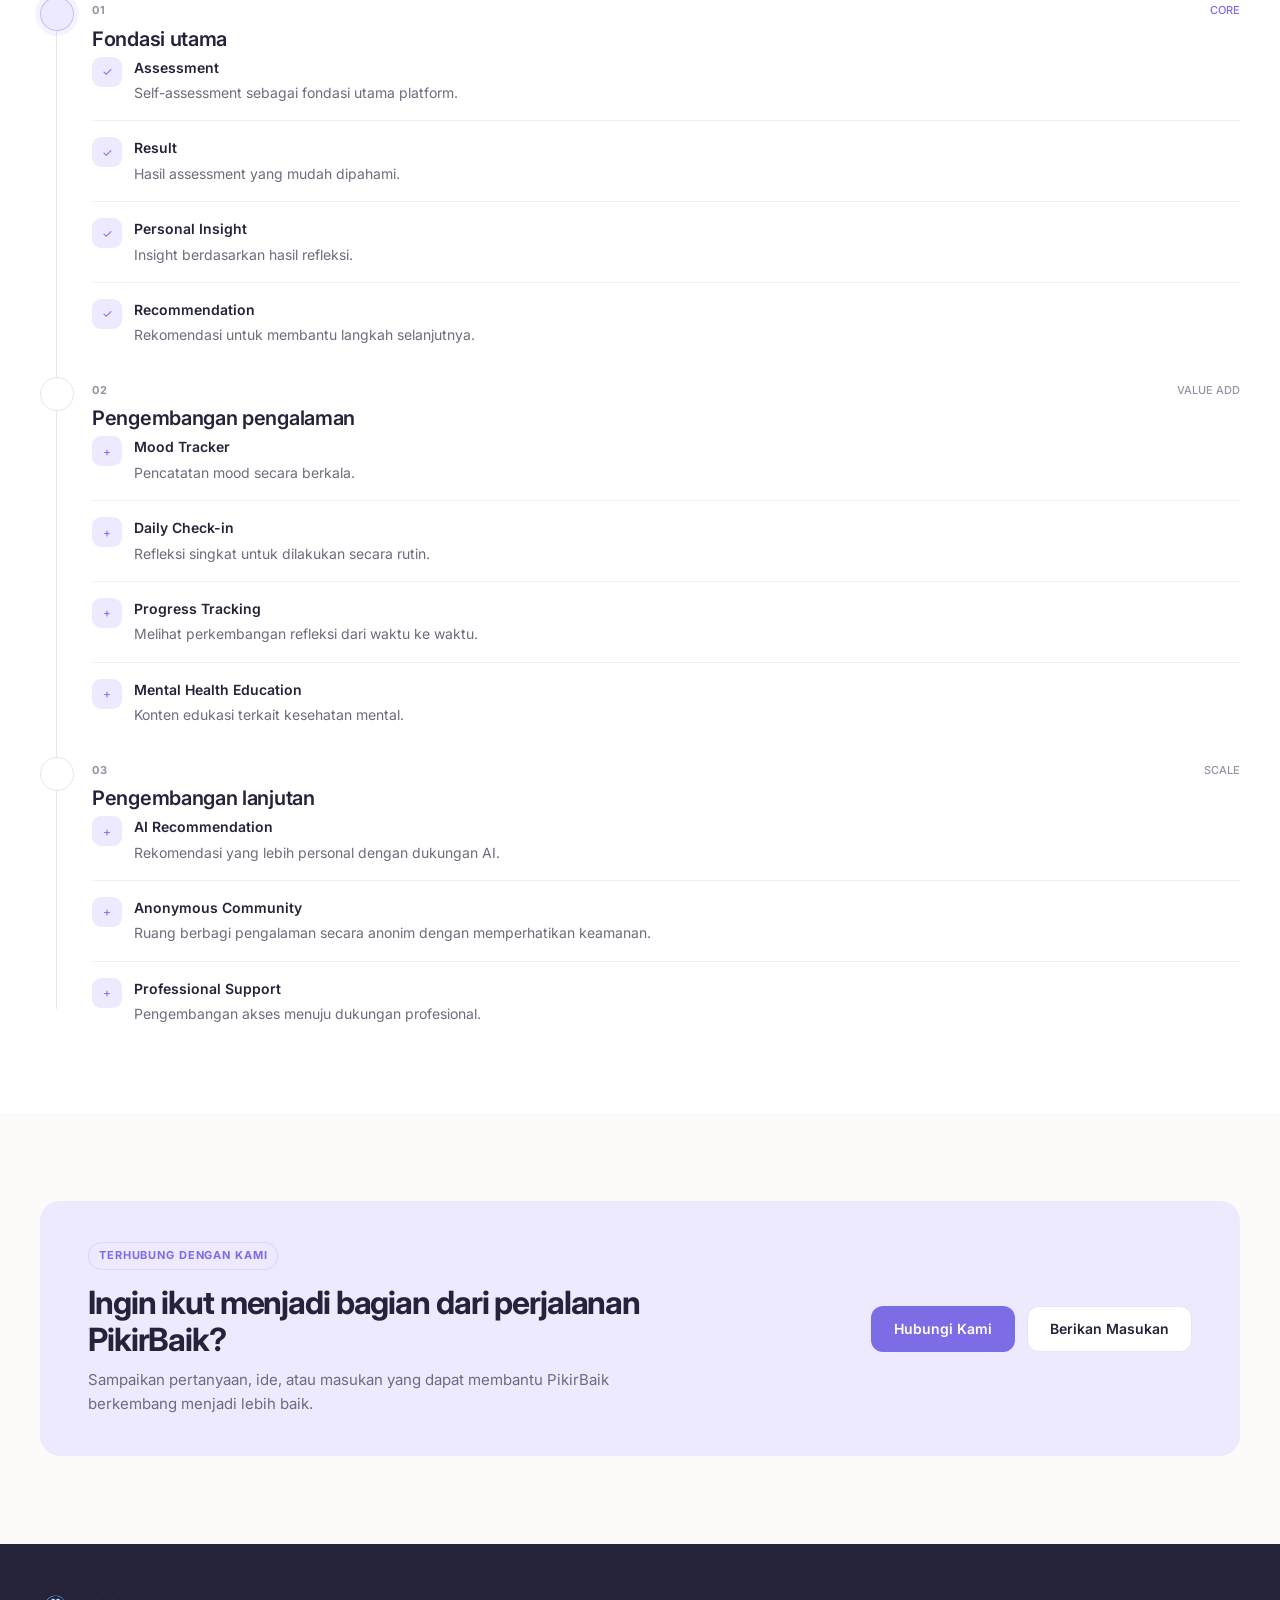
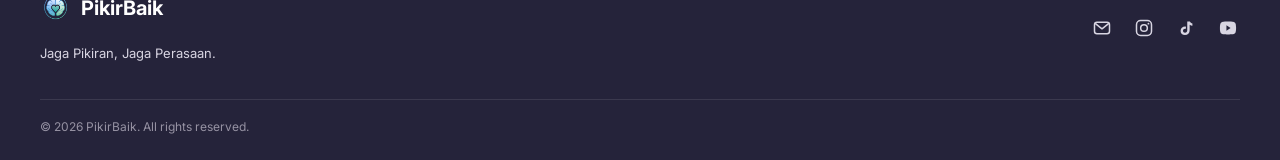
<file: kenal-pikirbaik.html>
<!DOCTYPE html>
<html lang="id">
<head>
    <meta charset="UTF-8">

    <meta
        name="viewport"
        content="width=device-width, initial-scale=1.0"
    >

    <meta
        name="description"
        content="Kenali PikirBaik lebih jauh, mulai dari alasan pengembangan, konsep, cara kerja, visi, misi, hingga roadmap pengembangan platform."
    >

    <meta
        name="robots"
        content="index, follow"
    >

    <meta
        name="theme-color"
        content="#7C6CE5"
    >

    <title>Kenal PikirBaik — PikirBaik</title>

    <!-- =====================================================
         FONT
    ====================================================== -->

    <link
        rel="preconnect"
        href="https://fonts.googleapis.com"
    >

    <link
        rel="preconnect"
        href="https://fonts.gstatic.com"
        crossorigin
    >

    <link
        href="https://fonts.googleapis.com/css2?family=Inter:wght@400;500;600;700&display=swap"
        rel="stylesheet"
    >

    <!-- =====================================================
         STYLESHEET
    ====================================================== -->

    <link
        rel="stylesheet"
        href="css/style.css"
    >
</head>

<body>

    <!-- =====================================================
         HEADER / NAVIGATION
    ====================================================== -->

    <header class="site-header">

        <nav
            class="navbar container"
            aria-label="Navigasi utama"
        >

            <!-- Brand -->
            <a
                class="navbar-brand"
                href="./"
                aria-label="PikirBaik — Beranda"
            >
                <span
                    class="navbar-logo"
                    aria-hidden="true"
                >
                    <img
                        src="assets/images/logo.png"
                        alt=""
                        width="32"
                        height="32"
                    >
                </span>

                <span class="navbar-brand-text">
                    PikirBaik
                </span>
            </a>

            <!-- Desktop Navigation -->
            <div class="desktop-nav">

                <a
                    class="nav-link"
                    href="./"
                >
                    Beranda
                </a>

                <a
                    class="nav-link active"
                    href="kenal-pikirbaik.html"
                    aria-current="page"
                >
                    Kenal PikirBaik
                </a>

                <a
                    class="nav-link nav-link-button"
                    href="feedback.html"
                >
                    Berikan Masukan
                </a>

            </div>


            <!-- Mobile Menu Toggle -->
            <button
                class="mobile-menu-toggle"
                id="mobile-menu-toggle"
                type="button"
                aria-label="Buka menu navigasi"
                aria-expanded="false"
                aria-controls="mobile-nav"
            >
                <span aria-hidden="true"></span>
                <span aria-hidden="true"></span>
                <span aria-hidden="true"></span>
            </button>

        </nav>


        <!-- Mobile Navigation -->
        <div
            class="mobile-nav"
            id="mobile-nav"
            aria-hidden="true"
        >

            <div class="mobile-nav-inner">

                <a
                    class="mobile-nav-link"
                    href="./"
                >
                    Beranda
                </a>

                <a
                    class="mobile-nav-link active"
                    href="kenal-pikirbaik.html"
                    aria-current="page"
                >
                    Kenal PikirBaik
                </a>

                <a
                    class="mobile-nav-link mobile-nav-button"
                    href="feedback.html"
                >
                    Berikan Masukan
                </a>

            </div>

        </div>

    </header>


    <!-- =====================================================
         MAIN CONTENT
    ====================================================== -->

    <main>

        <!-- =================================================
             HERO
        ================================================== -->

        <section class="hero">

            <div class="container hero-grid">

                <div class="hero-content">

                    <span class="section-badge">
                        MENGENAL PIKIRBAIK
                    </span>

                    <h1>
                        Mengenal PikirBaik lebih jauh
                    </h1>

                    <p class="hero-description">
                        Memahami alasan, konsep, dan perjalanan di balik pengembangan PikirBaik.
                    </p>

                </div>


                <!-- Abstract Hero Visual -->
                <div
                    class="hero-visual"
                    aria-hidden="true"
                >

                    <div class="hero-illustration">

                        <div class="hero-orbit hero-orbit-one"></div>
                        <div class="hero-orbit hero-orbit-two"></div>


                        <div class="hero-ui-card">

                            <div class="hero-ui-header">

                                <span class="hero-ui-title">
                                    PikirBaik
                                </span>

                                <div class="hero-ui-dots">
                                    <span></span>
                                    <span></span>
                                    <span></span>
                                </div>

                            </div>


                            <div class="hero-ui-question">
                                Kenali. Pahami. Refleksikan.
                            </div>


                            <div class="hero-ui-options">

                                <div class="hero-ui-option">
                                    <span class="hero-ui-radio"></span>
                                    <span class="hero-ui-line"></span>
                                </div>

                                <div class="hero-ui-option">
                                    <span class="hero-ui-radio"></span>
                                    <span class="hero-ui-line"></span>
                                </div>

                                <div class="hero-ui-option">
                                    <span class="hero-ui-radio"></span>
                                    <span class="hero-ui-line"></span>
                                </div>

                            </div>

                        </div>


                        <div class="hero-floating-card">

                            <div class="hero-floating-icon">
                                <svg
                                    viewBox="0 0 24 24"
                                    width="20"
                                    height="20"
                                    fill="none"
                                    xmlns="http://www.w3.org/2000/svg"
                                >
                                    <path
                                        d="M12 3C7.58 3 4 6.13 4 10C4 12.16 5.2 14.07 7.1 15.3C7.08 16.37 6.83 17.44 6.2 18.5C7.88 18.38 9.34 17.72 10.38 16.72C10.9 16.82 11.44 16.88 12 16.88C16.42 16.88 20 13.75 20 9.88C20 6.13 16.42 3 12 3Z"
                                        stroke="currentColor"
                                        stroke-width="1.7"
                                        stroke-linecap="round"
                                        stroke-linejoin="round"
                                    />
                                </svg>
                            </div>

                            <div class="hero-floating-lines">
                                <span></span>
                                <span></span>
                            </div>

                        </div>

                    </div>

                </div>

            </div>

        </section>


        <!-- =================================================
             PROBLEM / REFLECTION
        ================================================== -->

        <section
            class="section problem-section"
            id="memahami-diri"
        >

            <div class="container">

                <div class="section-heading centered">

                    <span class="section-badge">
                        MENGAPA INI PENTING?
                    </span>

                    <h2>
                        Memahami apa yang kita rasakan tidak selalu mudah.
                    </h2>

                    <p>
                        Terkadang kita menyadari ada sesuatu yang berubah dalam diri, tetapi belum memahami apa yang sebenarnya sedang terjadi.
                    </p>

                </div>


                <div class="problem-grid">

                    <!-- Step 01 -->
                    <article class="problem-card">

                        <div
                            class="problem-icon"
                            aria-hidden="true"
                        >
                            01
                        </div>

                        <h3>
                            Menyadari apa yang dirasakan
                        </h3>

                        <p>
                            Mengenali perubahan pikiran, perasaan, atau kondisi yang sedang dialami.
                        </p>

                    </article>


                    <!-- Step 02 -->
                    <article class="problem-card">

                        <div
                            class="problem-icon"
                            aria-hidden="true"
                        >
                            02
                        </div>

                        <h3>
                            Memahami apa yang terjadi
                        </h3>

                        <p>
                            Mencoba memahami pola dan kondisi diri dengan lebih terarah.
                        </p>

                    </article>


                    <!-- Step 03 -->
                    <article class="problem-card">

                        <div
                            class="problem-icon"
                            aria-hidden="true"
                        >
                            03
                        </div>

                        <h3>
                            Menentukan langkah selanjutnya
                        </h3>

                        <p>
                            Menggunakan pemahaman tersebut sebagai dasar untuk menentukan langkah yang sesuai.
                        </p>

                    </article>

                </div>

            </div>

        </section>


        <!-- =================================================
             WHAT IS PIKIRBAIK?
        ================================================== -->

        <section
            class="section solution-section"
            id="apa-itu-pikirbaik"
        >

            <div class="container solution-grid">

                <!-- Visual -->
                <div
                    class="solution-visual"
                    aria-hidden="true"
                >

                    <div class="solution-illustration">

                        <div class="solution-card solution-card-main">

                            <div class="solution-card-header">

                                <span class="solution-card-label">
                                    Self-Assessment
                                </span>

                                <span class="solution-card-dot"></span>

                            </div>


                            <div class="solution-card-content">

                                <div class="solution-card-icon">

                                    <svg
                                        viewBox="0 0 24 24"
                                        width="24"
                                        height="24"
                                        fill="none"
                                        xmlns="http://www.w3.org/2000/svg"
                                    >
                                        <path
                                            d="M5 4H19V20H5V4Z"
                                            stroke="currentColor"
                                            stroke-width="1.7"
                                            stroke-linejoin="round"
                                        />

                                        <path
                                            d="M8 8H16"
                                            stroke="currentColor"
                                            stroke-width="1.7"
                                            stroke-linecap="round"
                                        />

                                        <path
                                            d="M8 12H16"
                                            stroke="currentColor"
                                            stroke-width="1.7"
                                            stroke-linecap="round"
                                        />

                                        <path
                                            d="M8 16H13"
                                            stroke="currentColor"
                                            stroke-width="1.7"
                                            stroke-linecap="round"
                                        />
                                    </svg>

                                </div>


                                <div class="solution-card-lines">

                                    <span></span>
                                    <span></span>
                                    <span></span>

                                </div>

                            </div>

                        </div>

                    </div>

                </div>


                <!-- Content -->
                <div class="solution-content">

                    <span class="section-badge">
                        APA ITU PIKIRBAIK?
                    </span>

                    <h2>
                        Sebuah ruang untuk memahami diri dengan lebih sadar.
                    </h2>

                    <p>
                        PikirBaik adalah platform mental health self-assessment yang dikembangkan untuk membantu seseorang melakukan refleksi terhadap kondisi dirinya.
                    </p>

                    <p>
                        Melalui assessment, hasil, insight, dan rekomendasi yang relevan, PikirBaik ingin membantu proses memahami diri menjadi lebih sederhana dan terarah.
                    </p>


                    <div class="disclaimer">

                        <div
                            class="disclaimer-icon"
                            aria-hidden="true"
                        >
                            <svg
                                viewBox="0 0 24 24"
                                width="20"
                                height="20"
                                fill="none"
                                xmlns="http://www.w3.org/2000/svg"
                            >
                                <path
                                    d="M12 3L21 7.5V12.5C21 17.2 17.8 20.8 12 22C6.2 20.8 3 17.2 3 12.5V7.5L12 3Z"
                                    stroke="currentColor"
                                    stroke-width="1.7"
                                    stroke-linejoin="round"
                                />

                                <path
                                    d="M12 8V12"
                                    stroke="currentColor"
                                    stroke-width="1.7"
                                    stroke-linecap="round"
                                />

                                <circle
                                    cx="12"
                                    cy="15.5"
                                    r="0.8"
                                    fill="currentColor"
                                />
                            </svg>
                        </div>

                        <p>
                            PikirBaik ditujukan untuk membantu refleksi dan edukasi diri, bukan sebagai alat diagnosis atau pengganti tenaga profesional.
                        </p>

                    </div>

                </div>

            </div>

        </section>


        <!-- =================================================
             WHY PIKIRBAIK WAS CREATED
        ================================================== -->

        <section
            class="section problem-section"
            id="kenapa-dibuat"
        >

            <div class="container">

                <div class="section-heading centered">

                    <span class="section-badge">
                        LATAR BELAKANG
                    </span>

                    <h2>
                        Kenapa PikirBaik dibuat?
                    </h2>

                    <p>
                        PikirBaik berangkat dari sebuah masalah sederhana: memahami kondisi diri sering kali tidak semudah menyadari bahwa ada sesuatu yang sedang kita rasakan.
                    </p>

                </div>


                <div class="problem-grid">

                    <!-- Masalah -->
                    <article class="problem-card">

                        <div
                            class="problem-icon"
                            aria-hidden="true"
                        >
                            01
                        </div>

                        <h3>
                            Masalah
                        </h3>

                        <p>
                            Banyak orang ingin memahami dirinya, tetapi kesulitan mengetahui apa yang sedang dirasakan dan dari mana harus memulainya.
                        </p>

                    </article>


                    <!-- Gagasan -->
                    <article class="problem-card">

                        <div
                            class="problem-icon"
                            aria-hidden="true"
                        >
                            02
                        </div>

                        <h3>
                            Gagasan
                        </h3>

                        <p>
                            Dibutuhkan pendekatan yang sederhana, mudah dipahami, dan dapat membantu seseorang melakukan refleksi secara mandiri.
                        </p>

                    </article>


                    <!-- PikirBaik -->
                    <article class="problem-card">

                        <div
                            class="problem-icon"
                            aria-hidden="true"
                        >
                            03
                        </div>

                        <h3>
                            PikirBaik
                        </h3>

                        <p>
                            Sebuah platform yang dikembangkan untuk membantu proses self-assessment dan memberikan insight sebagai bagian dari perjalanan memahami diri.
                        </p>

                    </article>

                </div>

            </div>

        </section>


        <!-- =================================================
             HOW IT WORKS
        ================================================== -->

        <section
            class="section features-section"
            id="cara-kerja"
        >

            <div class="container">

                <div class="section-heading centered">

                    <span class="section-badge">
                        CARA KERJA
                    </span>

                    <h2>
                        Bagaimana PikirBaik bekerja?
                    </h2>

                    <p>
                        Pengalaman PikirBaik dirancang agar proses refleksi dapat dilakukan melalui beberapa langkah sederhana.
                    </p>

                </div>


                <div class="features-grid">

                    <!-- Step 01 -->
                    <article class="feature-group-card">

                        <div class="feature-group-header">

                            <div>
                                <span class="feature-group-badge">
                                    01
                                </span>

                                <h3>
                                    Isi Tes
                                </h3>
                            </div>

                        </div>


                        <div class="feature-list">

                            <div class="feature-item">

                                <div
                                    class="feature-item__icon"
                                    aria-hidden="true"
                                >
                                    <svg
                                        viewBox="0 0 24 24"
                                        width="20"
                                        height="20"
                                        fill="none"
                                        xmlns="http://www.w3.org/2000/svg"
                                    >
                                        <path
                                            d="M5 4H19V20H5V4Z"
                                            stroke="currentColor"
                                            stroke-width="1.7"
                                            stroke-linejoin="round"
                                        />

                                        <path
                                            d="M8 8H16"
                                            stroke="currentColor"
                                            stroke-width="1.7"
                                            stroke-linecap="round"
                                        />

                                        <path
                                            d="M8 12H16"
                                            stroke="currentColor"
                                            stroke-width="1.7"
                                            stroke-linecap="round"
                                        />

                                        <path
                                            d="M8 16H13"
                                            stroke="currentColor"
                                            stroke-width="1.7"
                                            stroke-linecap="round"
                                        />
                                    </svg>
                                </div>

                                <div>

                                    <h4 class="feature-item-title">
                                        Self-Assessment
                                    </h4>

                                    <p class="feature-item-description">
                                        Menjawab serangkaian pertanyaan yang dirancang untuk membantu proses refleksi diri.
                                    </p>

                                </div>

                            </div>

                        </div>

                    </article>


                    <!-- Step 02 -->
                    <article class="feature-group-card">

                        <div class="feature-group-header">

                            <div>
                                <span class="feature-group-badge">
                                    02
                                </span>

                                <h3>
                                    Analisis Sistem
                                </h3>
                            </div>

                        </div>


                        <div class="feature-list">

                            <div class="feature-item">

                                <div
                                    class="feature-item__icon"
                                    aria-hidden="true"
                                >
                                    <svg
                                        viewBox="0 0 24 24"
                                        width="20"
                                        height="20"
                                        fill="none"
                                        xmlns="http://www.w3.org/2000/svg"
                                    >
                                        <path
                                            d="M4 18L9 13L13 16L20 8"
                                            stroke="currentColor"
                                            stroke-width="1.7"
                                            stroke-linecap="round"
                                            stroke-linejoin="round"
                                        />

                                        <path
                                            d="M16 8H20V12"
                                            stroke="currentColor"
                                            stroke-width="1.7"
                                            stroke-linecap="round"
                                            stroke-linejoin="round"
                                        />
                                    </svg>
                                </div>

                                <div>

                                    <h4 class="feature-item-title">
                                        Pengolahan Hasil
                                    </h4>

                                    <p class="feature-item-description">
                                        Jawaban diproses oleh sistem untuk menghasilkan gambaran hasil assessment.
                                    </p>

                                </div>

                            </div>

                        </div>

                    </article>


                    <!-- Step 03 -->
                    <article class="feature-group-card">

                        <div class="feature-group-header">

                            <div>
                                <span class="feature-group-badge">
                                    03
                                </span>

                                <h3>
                                    Insight Personal
                                </h3>
                            </div>

                        </div>


                        <div class="feature-list">

                            <div class="feature-item">

                                <div
                                    class="feature-item__icon"
                                    aria-hidden="true"
                                >
                                    <svg
                                        viewBox="0 0 24 24"
                                        width="20"
                                        height="20"
                                        fill="none"
                                        xmlns="http://www.w3.org/2000/svg"
                                    >
                                        <path
                                            d="M12 3C7.58 3 4 6.13 4 10C4 12.16 5.2 14.07 7.1 15.3C7.08 16.37 6.83 17.44 6.2 18.5C7.88 18.38 9.34 17.72 10.38 16.72C10.9 16.82 11.44 16.88 12 16.88C16.42 16.88 20 13.75 20 9.88C20 6.13 16.42 3 12 3Z"
                                            stroke="currentColor"
                                            stroke-width="1.7"
                                            stroke-linecap="round"
                                            stroke-linejoin="round"
                                        />
                                    </svg>
                                </div>

                                <div>

                                    <h4 class="feature-item-title">
                                        Insight & Rekomendasi
                                    </h4>

                                    <p class="feature-item-description">
                                        Pengguna mendapatkan insight dan rekomendasi yang dapat membantu proses refleksi selanjutnya.
                                    </p>

                                </div>

                            </div>

                        </div>

                    </article>

                </div>

            </div>

        </section>


        <!-- =================================================
             VISION & MISSION
        ================================================== -->

        <section
            class="section solution-section"
            id="visi-misi"
        >

            <div class="container solution-grid">

                <!-- Vision -->
                <div class="solution-visual">

                    <div class="solution-illustration">

                        <div class="solution-card solution-card-main">

                            <div class="solution-card-header">

                                <span class="solution-card-label">
                                    Visi
                                </span>

                                <span class="solution-card-dot"></span>

                            </div>


                            <div class="solution-card-content">

                                <div class="solution-card-icon">

                                    <svg
                                        viewBox="0 0 24 24"
                                        width="24"
                                        height="24"
                                        fill="none"
                                        xmlns="http://www.w3.org/2000/svg"
                                    >
                                        <path
                                            d="M3 12C5.5 7.5 8.5 5 12 5C15.5 5 18.5 7.5 21 12C18.5 16.5 15.5 19 12 19C8.5 19 5.5 16.5 3 12Z"
                                            stroke="currentColor"
                                            stroke-width="1.7"
                                            stroke-linejoin="round"
                                        />

                                        <circle
                                            cx="12"
                                            cy="12"
                                            r="3"
                                            stroke="currentColor"
                                            stroke-width="1.7"
                                        />
                                    </svg>

                                </div>


                                <div class="solution-card-lines">

                                    <span></span>
                                    <span></span>
                                    <span></span>

                                </div>

                            </div>

                        </div>

                    </div>

                </div>


                <!-- Mission -->
                <div class="solution-content">

                    <span class="section-badge">
                        VISI & MISI
                    </span>

                    <h2>
                        Membuat proses memahami diri terasa lebih sederhana.
                    </h2>

                    <p>
                        PikirBaik ingin menjadi bagian dari perjalanan seseorang dalam membangun kesadaran terhadap kondisi dirinya.
                    </p>


                    <div class="feature-list">

                        <div class="feature-item">

                            <div
                                class="feature-item__icon"
                                aria-hidden="true"
                            >
                                01
                            </div>

                            <div>

                                <h4 class="feature-item-title">
                                    Mempermudah refleksi diri
                                </h4>

                                <p class="feature-item-description">
                                    Menghadirkan pengalaman self-assessment yang sederhana dan mudah dipahami.
                                </p>

                            </div>

                        </div>


                        <div class="feature-item">

                            <div
                                class="feature-item__icon"
                                aria-hidden="true"
                            >
                                02
                            </div>

                            <div>

                                <h4 class="feature-item-title">
                                    Memberikan insight yang relevan
                                </h4>

                                <p class="feature-item-description">
                                    Membantu pengguna memahami hasil assessment melalui informasi yang lebih kontekstual.
                                </p>

                            </div>

                        </div>


                        <div class="feature-item">

                            <div
                                class="feature-item__icon"
                                aria-hidden="true"
                            >
                                03
                            </div>

                            <div>

                                <h4 class="feature-item-title">
                                    Mendorong kesadaran diri
                                </h4>

                                <p class="feature-item-description">
                                    Menjadikan refleksi sebagai langkah awal untuk lebih mengenali kondisi diri.
                                </p>

                            </div>

                        </div>


                        <div class="feature-item">

                            <div
                                class="feature-item__icon"
                                aria-hidden="true"
                            >
                                04
                            </div>

                            <div>

                                <h4 class="feature-item-title">
                                    Berkembang secara bertahap
                                </h4>

                                <p class="feature-item-description">
                                    Mengembangkan fitur dan pengalaman PikirBaik berdasarkan kebutuhan serta masukan pengguna.
                                </p>

                            </div>

                        </div>

                    </div>

                </div>

            </div>

        </section>


        <!-- =================================================
             DEVELOPER
        ================================================== -->

        <section
            class="section developer-section"
            id="pengembang"
        >

            <div class="container solution-grid">

                <!-- Profile Visual -->
                <div
                    class="solution-visual"
                    aria-hidden="true"
                >

                    <div class="solution-illustration">

                        <div class="solution-card solution-card-main">

                            <div class="solution-card-header">

                                <span class="solution-card-label">
                                    Developer
                                </span>

                                <span class="solution-card-dot"></span>

                            </div>


                            <div class="solution-card-content">

                                <div class="solution-card-icon">

                                    <svg
                                        viewBox="0 0 24 24"
                                        width="24"
                                        height="24"
                                        fill="none"
                                        xmlns="http://www.w3.org/2000/svg"
                                    >
                                        <circle
                                            cx="12"
                                            cy="8"
                                            r="3"
                                            stroke="currentColor"
                                            stroke-width="1.7"
                                        />

                                        <path
                                            d="M5 20C5.7 16.5 8 14.5 12 14.5C16 14.5 18.3 16.5 19 20"
                                            stroke="currentColor"
                                            stroke-width="1.7"
                                            stroke-linecap="round"
                                        />
                                    </svg>

                                </div>


                                <div class="solution-card-lines">

                                    <span></span>
                                    <span></span>
                                    <span></span>

                                </div>

                            </div>

                        </div>

                    </div>

                </div>


                <!-- Developer Content -->
                <div class="solution-content">

                    <span class="section-badge">
                        TENTANG PENGEMBANG
                    </span>

                    <h2>
                        Diggeo
                    </h2>

                    <p class="developer-role">
                        Pengembang PikirBaik
                    </p>

                    <p>
                        PikirBaik dikembangkan sebagai project yang berangkat dari ketertarikan terhadap teknologi dan bagaimana teknologi dapat digunakan untuk membantu seseorang memahami dirinya.
                    </p>

                    <p>
                        Pengembangan PikirBaik dilakukan secara bertahap, mulai dari konsep dan pengalaman pengguna hingga pengembangan fitur yang lebih kompleks di masa mendatang.
                    </p>

                </div>

            </div>

        </section>


        <!-- =================================================
             ROADMAP
        ================================================== -->

        <section
            class="section development-section"
            id="roadmap"
        >

            <div class="container">

                <div class="section-heading centered">

                    <span class="section-badge">
                        ROADMAP
                    </span>

                    <h2>
                        Perjalanan pengembangan PikirBaik
                    </h2>

                    <p>
                        PikirBaik dikembangkan melalui beberapa tahap agar fondasi utama dapat dibangun sebelum masuk ke pengembangan lanjutan.
                    </p>

                </div>


                <div class="development-timeline">

                    <!-- Phase 01 -->
                    <article class="development-item active">

                        <div
                            class="development-node"
                            aria-hidden="true"
                        >
                            <span></span>
                        </div>

                        <div class="development-item-content">

                            <div class="development-item-header">

                                <span class="development-item-number">
                                    01
                                </span>

                                <span class="development-item-status">
                                    CORE
                                </span>

                            </div>

                            <h3>
                                Fondasi utama
                            </h3>

                            <div class="feature-list">

                                <div class="feature-item">

                                    <div
                                        class="feature-item__icon"
                                        aria-hidden="true"
                                    >
                                        ✓
                                    </div>

                                    <div>
                                        <h4 class="feature-item-title">
                                            Assessment
                                        </h4>

                                        <p class="feature-item-description">
                                            Self-assessment sebagai fondasi utama platform.
                                        </p>
                                    </div>

                                </div>


                                <div class="feature-item">

                                    <div
                                        class="feature-item__icon"
                                        aria-hidden="true"
                                    >
                                        ✓
                                    </div>

                                    <div>
                                        <h4 class="feature-item-title">
                                            Result
                                        </h4>

                                        <p class="feature-item-description">
                                            Hasil assessment yang mudah dipahami.
                                        </p>
                                    </div>

                                </div>


                                <div class="feature-item">

                                    <div
                                        class="feature-item__icon"
                                        aria-hidden="true"
                                    >
                                        ✓
                                    </div>

                                    <div>
                                        <h4 class="feature-item-title">
                                            Personal Insight
                                        </h4>

                                        <p class="feature-item-description">
                                            Insight berdasarkan hasil refleksi.
                                        </p>
                                    </div>

                                </div>


                                <div class="feature-item">

                                    <div
                                        class="feature-item__icon"
                                        aria-hidden="true"
                                    >
                                        ✓
                                    </div>

                                    <div>
                                        <h4 class="feature-item-title">
                                            Recommendation
                                        </h4>

                                        <p class="feature-item-description">
                                            Rekomendasi untuk membantu langkah selanjutnya.
                                        </p>
                                    </div>

                                </div>

                            </div>

                        </div>

                    </article>


                    <!-- Phase 02 -->
                    <article class="development-item">

                        <div
                            class="development-node"
                            aria-hidden="true"
                        >
                            <span></span>
                        </div>

                        <div class="development-item-content">

                            <div class="development-item-header">

                                <span class="development-item-number">
                                    02
                                </span>

                                <span class="development-item-status">
                                    VALUE ADD
                                </span>

                            </div>

                            <h3>
                                Pengembangan pengalaman
                            </h3>

                            <div class="feature-list">

                                <div class="feature-item">

                                    <div
                                        class="feature-item__icon"
                                        aria-hidden="true"
                                    >
                                        +
                                    </div>

                                    <div>
                                        <h4 class="feature-item-title">
                                            Mood Tracker
                                        </h4>

                                        <p class="feature-item-description">
                                            Pencatatan mood secara berkala.
                                        </p>
                                    </div>

                                </div>


                                <div class="feature-item">

                                    <div
                                        class="feature-item__icon"
                                        aria-hidden="true"
                                    >
                                        +
                                    </div>

                                    <div>
                                        <h4 class="feature-item-title">
                                            Daily Check-in
                                        </h4>

                                        <p class="feature-item-description">
                                            Refleksi singkat untuk dilakukan secara rutin.
                                        </p>
                                    </div>

                                </div>


                                <div class="feature-item">

                                    <div
                                        class="feature-item__icon"
                                        aria-hidden="true"
                                    >
                                        +
                                    </div>

                                    <div>
                                        <h4 class="feature-item-title">
                                            Progress Tracking
                                        </h4>

                                        <p class="feature-item-description">
                                            Melihat perkembangan refleksi dari waktu ke waktu.
                                        </p>
                                    </div>

                                </div>


                                <div class="feature-item">

                                    <div
                                        class="feature-item__icon"
                                        aria-hidden="true"
                                    >
                                        +
                                    </div>

                                    <div>
                                        <h4 class="feature-item-title">
                                            Mental Health Education
                                        </h4>

                                        <p class="feature-item-description">
                                            Konten edukasi terkait kesehatan mental.
                                        </p>
                                    </div>

                                </div>

                            </div>

                        </div>

                    </article>


                    <!-- Phase 03 -->
                    <article class="development-item">

                        <div
                            class="development-node"
                            aria-hidden="true"
                        >
                            <span></span>
                        </div>

                        <div class="development-item-content">

                            <div class="development-item-header">

                                <span class="development-item-number">
                                    03
                                </span>

                                <span class="development-item-status">
                                    SCALE
                                </span>

                            </div>

                            <h3>
                                Pengembangan lanjutan
                            </h3>

                            <div class="feature-list">

                                <div class="feature-item">

                                    <div
                                        class="feature-item__icon"
                                        aria-hidden="true"
                                    >
                                        +
                                    </div>

                                    <div>
                                        <h4 class="feature-item-title">
                                            AI Recommendation
                                        </h4>

                                        <p class="feature-item-description">
                                            Rekomendasi yang lebih personal dengan dukungan AI.
                                        </p>
                                    </div>

                                </div>


                                <div class="feature-item">

                                    <div
                                        class="feature-item__icon"
                                        aria-hidden="true"
                                    >
                                        +
                                    </div>

                                    <div>
                                        <h4 class="feature-item-title">
                                            Anonymous Community
                                        </h4>

                                        <p class="feature-item-description">
                                            Ruang berbagi pengalaman secara anonim dengan memperhatikan keamanan.
                                        </p>
                                    </div>

                                </div>


                                <div class="feature-item">

                                    <div
                                        class="feature-item__icon"
                                        aria-hidden="true"
                                    >
                                        +
                                    </div>

                                    <div>
                                        <h4 class="feature-item-title">
                                            Professional Support
                                        </h4>

                                        <p class="feature-item-description">
                                            Pengembangan akses menuju dukungan profesional.
                                        </p>
                                    </div>

                                </div>

                            </div>

                        </div>

                    </article>

                </div>

            </div>

        </section>


        <!-- =================================================
             CLOSING CTA
        ================================================== -->

        <section class="section cta-section">

            <div class="container">

                <div class="cta-card">

                    <div
                        class="cta-card__decoration"
                        aria-hidden="true"
                    >
                        <svg
                            viewBox="0 0 300 180"
                            preserveAspectRatio="none"
                            xmlns="http://www.w3.org/2000/svg"
                        >
                            <path
                                d="M300 0C235 30 250 76 184 88C119 100 96 66 52 92C27 107 13 135 0 180"
                                fill="none"
                                stroke="currentColor"
                                stroke-width="2"
                                stroke-linecap="round"
                            />
                        </svg>
                    </div>


                    <div class="cta-content">

                        <span class="section-badge">
                            TERHUBUNG DENGAN KAMI
                        </span>

                        <h2>
                            Ingin ikut menjadi bagian dari perjalanan PikirBaik?
                        </h2>

                        <p>
                            Sampaikan pertanyaan, ide, atau masukan yang dapat membantu PikirBaik berkembang menjadi lebih baik.
                        </p>

                    </div>


                    <div class="cta-actions">

                        <button
                            class="btn btn-primary"
                            type="button"
                            data-modal-target="contact-modal"
                        >
                            Hubungi Kami
                        </button>

                        <a
                            class="btn btn-secondary"
                            href="feedback.html"
                        >
                            Berikan Masukan
                        </a>

                    </div>

                </div>

            </div>

        </section>

    </main>


    <!-- =====================================================
     FOOTER
    ====================================================== -->

    <footer class="site-footer">

        <div class="container footer-content">

            <!-- Footer Brand -->
            <div class="footer-brand">

                <a
                    class="footer-brand-link"
                    href="./"
                    aria-label="PikirBaik — Beranda"
                >

                    <span
                        class="footer-logo"
                        aria-hidden="true"
                    >
                        <img
                            src="assets/images/logo.png"
                            alt=""
                            width="32"
                            height="32"
                        >
                    </span>

                    <span class="navbar-brand-text">
                        PikirBaik
                    </span>

                </a>

                <p class="footer-tagline">
                    Jaga Pikiran, Jaga Perasaan.
                </p>

            </div>


            <!-- Footer Social & Contact -->
            <div
                class="footer-social"
                aria-label="Kontak dan media sosial PikirBaik"
            >

                <!-- Email -->
                <a
                    class="footer-social-link"
                    href="https://mail.google.com/mail/u/0/?view=cm&fs=1&to=hubungi.pikirbaik@gmail.com"
                    target="_blank"
                    rel="noopener noreferrer"
                    aria-label="Email PikirBaik"
                    title="Email PikirBaik"
                >
                    <svg
                        viewBox="0 0 24 24"
                        width="22"
                        height="22"
                        fill="none"
                        xmlns="http://www.w3.org/2000/svg"
                        aria-hidden="true"
                    >
                        <rect
                            x="3"
                            y="5"
                            width="18"
                            height="14"
                            rx="3"
                            stroke="currentColor"
                            stroke-width="1.8"
                        />

                        <path
                            d="M4.5 7L12 13L19.5 7"
                            stroke="currentColor"
                            stroke-width="1.8"
                            stroke-linecap="round"
                            stroke-linejoin="round"
                        />
                    </svg>
                </a>

                <!-- Instagram -->
                <a
                    class="footer-social-link"
                    href="https://www.instagram.com/pikirbaik.my.id"
                    target="_blank"
                    rel="noopener noreferrer"
                    aria-label="Instagram PikirBaik"
                    title="Instagram PikirBaik"
                >
                    <svg
                        viewBox="0 0 24 24"
                        width="22"
                        height="22"
                        fill="none"
                        xmlns="http://www.w3.org/2000/svg"
                        aria-hidden="true"
                    >
                        <rect
                            x="3"
                            y="3"
                            width="18"
                            height="18"
                            rx="5"
                            stroke="currentColor"
                            stroke-width="1.8"
                        />

                        <circle
                            cx="12"
                            cy="12"
                            r="4"
                            stroke="currentColor"
                            stroke-width="1.8"
                        />

                        <circle
                            cx="17.3"
                            cy="6.8"
                            r="1.1"
                            fill="currentColor"
                        />
                    </svg>
                </a>

                <!-- TikTok -->
                <a
                    class="footer-social-link"
                    href="https://www.tiktok.com/@pikirbaik7?_r=1&_t=ZS-99lAT5Mx0ad"
                    target="_blank"
                    rel="noopener noreferrer"
                    aria-label="TikTok PikirBaik"
                    title="TikTok PikirBaik"
                >
                    <svg
                        viewBox="0 0 24 24"
                        width="22"
                        height="22"
                        fill="currentColor"
                        xmlns="http://www.w3.org/2000/svg"
                        aria-hidden="true"
                    >
                        <path
                            d="M16.7 4.2C17.3 5.5 18.3 6.4 19.7 6.7V9.2C18.5 9.1 17.4 8.7 16.4 8V14.7C16.4 18.2 14.1 20.4 10.8 20.4C7.7 20.4 5.5 18.4 5.5 15.5C5.5 12.5 7.8 10.3 11 10.3C11.3 10.3 11.6 10.3 11.9 10.4V13C11.6 12.9 11.3 12.8 11 12.8C9.5 12.8 8.4 13.8 8.4 15.3C8.4 16.7 9.4 17.7 10.8 17.7C12.5 17.7 13.5 16.6 13.5 14.8V4.2H16.7Z"
                        />
                    </svg>
                </a>

                <!-- YouTube -->
                <a
                    class="footer-social-link"
                    href="https://www.youtube.com/@pikirbaik.self-assessment"
                    target="_blank"
                    rel="noopener noreferrer"
                    aria-label="YouTube PikirBaik"
                    title="YouTube PikirBaik"
                >
                    <svg
                        viewBox="0 0 24 24"
                        width="22"
                        height="22"
                        fill="currentColor"
                        xmlns="http://www.w3.org/2000/svg"
                        aria-hidden="true"
                    >
                        <path
                            d="M21.2 7.1C20.9 6 20 5.1 18.9 4.8C16.9 4.3 12 4.3 12 4.3C12 4.3 7.1 4.3 5.1 4.8C4 5.1 3.1 6 2.8 7.1C2.3 9.1 2.3 12 2.3 12C2.3 12 2.3 14.9 2.8 16.9C3.1 18 4 18.9 5.1 19.2C7.1 19.7 12 19.7 12 19.7C12 19.7 16.9 19.7 18.9 19.2C20 18.9 20.9 18 21.2 16.9C21.7 14.9 21.7 12 21.7 12C21.7 12 21.7 9.1 21.2 7.1C21.2 7.1 21.2 7.1 21.2 7.1Z"
                        />

                        <path
                            d="M10.1 15.3L15.1 12L10.1 8.7V15.3Z"
                            fill="#25233A"
                        />
                    </svg>
                </a>

            </div>

        </div>


        <div class="container footer-bottom">

            <p>
                &copy;
                <span data-current-year></span>
                PikirBaik. All rights reserved.
            </p>

        </div>

    </footer>

    <!-- =====================================================
         CONTACT MODAL
    ====================================================== -->

    <div
        class="modal"
        id="contact-modal"
        aria-hidden="true"
        role="dialog"
        aria-modal="true"
        aria-labelledby="contact-modal-title"
        inert
    >

        <div class="modal-overlay" data-modal-close></div>

            <div class="modal-container">

                <div class="modal-header">

                    <h2 id="contact-modal-title">
                        Hubungi Kami
                    </h2>

                    <button
                        class="modal-close"
                        type="button"
                        data-modal-close
                        aria-label="Tutup modal"
                    >
                        &times;
                    </button>

                </div>


                <div class="modal-body">

                    <p>
                        Punya pertanyaan, ide, atau ingin mengetahui lebih lanjut tentang PikirBaik? Hubungi kami melalui salah satu kanal berikut.
                    </p>


                    <div class="contact-list">

                        <!-- Email -->
                        <a
                            class="contact-item"
                            href="https://mail.google.com/mail/u/0/?view=cm&fs=1&to=hubungi.pikirbaik@gmail.com"
                        >

                            <span
                                class="contact-item__icon"
                                aria-hidden="true"
                            >
                                <svg
                                    viewBox="0 0 24 24"
                                    width="22"
                                    height="22"
                                    fill="none"
                                    xmlns="http://www.w3.org/2000/svg"
                                >
                                    <rect
                                        x="3"
                                        y="5"
                                        width="18"
                                        height="14"
                                        rx="2"
                                        stroke="currentColor"
                                        stroke-width="1.7"
                                    />

                                    <path
                                        d="M4 7L12 13L20 7"
                                        stroke="currentColor"
                                        stroke-width="1.7"
                                        stroke-linecap="round"
                                        stroke-linejoin="round"
                                    />
                                </svg>
                            </span>

                            <span class="contact-item__content">

                                <span class="contact-item__label">
                                    Email
                                </span>

                                <span>
                                    hubungi.pikirbaik@gmail.com
                                </span>

                            </span>

                            <span
                                class="contact-item__arrow"
                                aria-hidden="true"
                            >
                                →
                            </span>

                        </a>


                        <!-- WhatsApp -->
                        <a
                            class="contact-item"
                            href="https://wa.me/6283848835810?text=Halo%20PikirBaik%20%F0%9F%91%8B%0ASaya%20tertarik%20dengan%20PikirBaik%20dan%20ingin%20mengetahui%20lebih%20lanjut.%20Boleh%20saya%20mendapatkan%20informasinya%3F"
                            target="_blank"
                            rel="noopener noreferrer"
                        >

                            <span
                                class="contact-item__icon"
                                aria-hidden="true"
                            >
                                <svg
                                    viewBox="0 0 24 24"
                                    width="22"
                                    height="22"
                                    fill="none"
                                    xmlns="http://www.w3.org/2000/svg"
                                >
                                    <path
                                        d="M20 11.5C20 15.64 16.42 19 12 19C10.72 19 9.52 18.71 8.47 18.2L4 19.5L5.34 15.31C4.49 14.22 4 12.9 4 11.5C4 7.36 7.58 4 12 4C16.42 4 20 7.36 20 11.5Z"
                                        stroke="currentColor"
                                        stroke-width="1.7"
                                        stroke-linejoin="round"
                                    />

                                    <path
                                        d="M9 9.5C9.2 11.1 10.6 12.8 12.2 13.7C13.05 14.18 14.07 14.48 15 14.5"
                                        stroke="currentColor"
                                        stroke-width="1.7"
                                        stroke-linecap="round"
                                    />
                                </svg>
                            </span>

                            <span class="contact-item__content">

                                <span class="contact-item__label">
                                    WhatsApp
                                </span>

                                <span>
                                    Hubungi melalui WhatsApp
                                </span>

                                <span>
                                    083848835810
                                </span>

                            </span>

                            <span
                                class="contact-item__arrow"
                                aria-hidden="true"
                            >
                                →
                            </span>

                        </a>


                        <!-- Instagram -->
                        <a
                            class="contact-item"
                            href="https://www.instagram.com/pikirbaik.my.id"
                            target="_blank"
                            rel="noopener noreferrer"
                        >

                            <span
                                class="contact-item__icon"
                                aria-hidden="true"
                            >
                                <svg
                                    viewBox="0 0 24 24"
                                    width="22"
                                    height="22"
                                    fill="none"
                                    xmlns="http://www.w3.org/2000/svg"
                                >
                                    <rect
                                        x="4"
                                        y="4"
                                        width="16"
                                        height="16"
                                        rx="4"
                                        stroke="currentColor"
                                        stroke-width="1.7"
                                    />

                                    <circle
                                        cx="12"
                                        cy="12"
                                        r="3.5"
                                        stroke="currentColor"
                                        stroke-width="1.7"
                                    />

                                    <circle
                                        cx="17.2"
                                        cy="6.8"
                                        r="1"
                                        fill="currentColor"
                                    />
                                </svg>
                            </span>

                            <span class="contact-item__content">

                                <span class="contact-item__label">
                                    Instagram
                                </span>

                                <span>
                                    Ikuti perkembangan PikirBaik
                                </span>

                                <span>
                                    @pikirbaik.my.id
                                </span>

                            </span>

                            <span
                                class="contact-item__arrow"
                                aria-hidden="true"
                            >
                                →
                            </span>

                        </a>


                        <!-- TikTok -->
                        <a
                            class="contact-item"
                            href="https://www.tiktok.com/@pikirbaik7?_r=1&_t=ZS-99lAT5Mx0ad"
                            target="_blank"
                            rel="noopener noreferrer"
                        >

                            <span
                                class="contact-item__icon"
                                aria-hidden="true"
                            >
                                <svg
                                    viewBox="0 0 24 24"
                                    width="22"
                                    height="22"
                                    fill="none"
                                    xmlns="http://www.w3.org/2000/svg"
                                >
                                    <path
                                        d="M14 5C14.35 7.01 15.69 8.37 18 8.7V11C16.56 10.94 15.2 10.44 14 9.45V15.2C14 18.12 11.76 20 8.9 20C6.25 20 4 18.32 4 15.7C4 12.98 6.28 11 8.9 11C9.35 11 9.77 11.06 10.2 11.18V13.65C9.82 13.49 9.42 13.4 8.98 13.4C7.55 13.4 6.4 14.34 6.4 15.65C6.4 16.86 7.44 17.65 8.85 17.65C10.45 17.65 11.6 16.65 11.6 14.88V5H14Z"
                                        fill="currentColor"
                                    />
                                </svg>
                            </span>

                            <span class="contact-item__content">

                                <span class="contact-item__label">
                                    TikTok
                                </span>

                                <span>
                                    Ikuti PikirBaik di TikTok
                                </span>

                                <span>
                                    @pikirbaik.my.id
                                </span>

                            </span>

                            <span
                                class="contact-item__arrow"
                                aria-hidden="true"
                            >
                                →
                            </span>

                        </a>

                    </div>

                </div>

            </div>

    </div>


    <!-- =====================================================
         JAVASCRIPT
    ====================================================== -->

    <script src="js/main.js"></script>
    <script src="js/modal.js"></script>

</body>
</html>
</file>
<file: css/style.css>
/* =========================================================
   PIKIRBAIK
   Main Stylesheet
   Used by:
   - index.html
   - ../kenal-pikirbaik/
   - ../feedback/
========================================================= */


/* =========================================================
   01. DESIGN TOKENS
========================================================= */

:root {
    /* Colors */
    --color-primary: #7C6CE5;
    --color-primary-dark: #6858D3;
    --color-primary-light: #EDEAFF;

    --color-background: #FCFBF9;
    --color-white: #FFFFFF;
    --color-surface: #F8F7FC;

    --color-text: #25233A;
    --color-text-secondary: #6F6B7D;
    --color-text-muted: #9692A3;

    --color-border: #E8E5EE;
    --color-border-light: #F0EEF4;

    --color-footer: #25233A;
    --color-footer-text: #D8D5E2;

    --color-success: #5E9F7A;
    --color-success-light: #EAF5EE;

    --color-warning: #C99A4A;
    --color-warning-light: #FBF3E4;

    /* Typography */
    --font-primary: "Inter", sans-serif;

    /* Radius */
    --radius-sm: 8px;
    --radius-md: 12px;
    --radius-lg: 16px;
    --radius-xl: 20px;
    --radius-pill: 999px;

    /* Shadows */
    --shadow-sm: 0 4px 16px rgba(37, 35, 58, 0.05);
    --shadow-md: 0 12px 32px rgba(37, 35, 58, 0.08);
    --shadow-modal: 0 24px 70px rgba(37, 35, 58, 0.16);

    /* Layout */
    --container-width: 1200px;
    --header-height: 72px;

    /* Transition */
    --transition-fast: 180ms ease;
    --transition-normal: 280ms ease;
    --transition-slow: 500ms ease;
}


/* =========================================================
   02. RESET
========================================================= */

*,
*::before,
*::after {
    box-sizing: border-box;
}

html {
    margin: 0;
    padding: 0;
    scroll-behavior: smooth;
    scroll-padding-top: calc(var(--header-height) + 16px);
}

body {
    margin: 0;
    padding: 0;

    background: var(--color-background);
    color: var(--color-text);

    font-family: var(--font-primary);
    font-size: 16px;
    line-height: 1.6;

    -webkit-font-smoothing: antialiased;
    -moz-osx-font-smoothing: grayscale;

    overflow-x: hidden;
}

body.mobile-nav-open,
body.modal-open {
    overflow: hidden;
}

img,
svg {
    display: block;
    max-width: 100%;
}

button,
input,
textarea,
select {
    font: inherit;
}

button {
    border: 0;
}

a {
    color: inherit;
    text-decoration: none;
}

p,
h1,
h2,
h3,
h4 {
    margin-top: 0;
}

p:last-child {
    margin-bottom: 0;
}


/* =========================================================
   03. ACCESSIBILITY
========================================================= */

button,
a {
    -webkit-tap-highlight-color: transparent;
}

:focus-visible {
    outline: 2px solid var(--color-primary);
    outline-offset: 3px;
}

.sr-only {
    position: absolute;
    width: 1px;
    height: 1px;
    padding: 0;
    margin: -1px;
    overflow: hidden;
    clip: rect(0, 0, 0, 0);
    white-space: nowrap;
    border: 0;
}


/* =========================================================
   04. CONTAINER & GLOBAL LAYOUT
========================================================= */

.container {
    width: min(
        calc(100% - 40px),
        var(--container-width)
    );

    margin-inline: auto;
}

.section {
    padding: 88px 0;
}


/* =========================================================
   05. TYPOGRAPHY
========================================================= */

h1,
h2,
h3,
h4 {
    color: var(--color-text);
}

h1 {
    margin-bottom: 24px;

    font-size: clamp(42px, 4vw, 56px);
    font-weight: 700;
    line-height: 1.08;
    letter-spacing: -0.045em;
}

h2 {
    margin-bottom: 20px;

    font-size: clamp(32px, 3vw, 40px);
    font-weight: 700;
    line-height: 1.16;
    letter-spacing: -0.035em;
}

h3 {
    margin-bottom: 10px;

    font-size: 20px;
    font-weight: 600;
    line-height: 1.3;
    letter-spacing: -0.015em;
}

p {
    color: var(--color-text-secondary);
}


/* =========================================================
   06. SECTION HEADING
========================================================= */

.section-heading {
    max-width: 760px;
    margin-bottom: 48px;
}

.section-heading.centered {
    margin-inline: auto;
    text-align: center;
}

.section-heading h2 {
    margin-bottom: 16px;
}

.section-heading p {
    max-width: 700px;
    margin-bottom: 0;

    font-size: 17px;
    line-height: 1.65;
}

.section-heading.centered p {
    margin-inline: auto;
}


/* =========================================================
   07. BADGE
========================================================= */

.section-badge {
    display: inline-flex;
    align-items: center;

    min-height: 28px;
    padding: 6px 10px;

    border: 1px solid rgba(124, 108, 229, 0.16);
    border-radius: var(--radius-pill);

    background: var(--color-primary-light);
    color: var(--color-primary);

    font-size: 11px;
    font-weight: 700;
    line-height: 1;
    letter-spacing: 0.08em;
}


/* =========================================================
   08. BUTTONS
========================================================= */

.btn {
    display: inline-flex;
    align-items: center;
    justify-content: center;

    min-height: 46px;
    padding: 12px 22px;

    border: 1px solid transparent;
    border-radius: var(--radius-md);

    font-size: 14px;
    font-weight: 600;
    line-height: 1;

    cursor: pointer;

    transition:
        background-color var(--transition-fast),
        color var(--transition-fast),
        border-color var(--transition-fast),
        transform var(--transition-fast),
        box-shadow var(--transition-fast);
}

.btn:hover {
    transform: translateY(-1px);
}

.btn:active {
    transform: translateY(0);
}

.btn-primary {
    background: var(--color-primary);
    color: var(--color-white);
}

.btn-primary:hover {
    background: var(--color-primary-dark);
    box-shadow: var(--shadow-sm);
}

.btn-secondary {
    border-color: var(--color-border);
    background: var(--color-white);
    color: var(--color-text);
}

.btn-secondary:hover {
    border-color: rgba(124, 108, 229, 0.35);
    background: var(--color-primary-light);
    color: var(--color-primary-dark);
}


/* =========================================================
   09. HEADER & NAVBAR
========================================================= */

.site-header {
    position: sticky;
    top: 0;
    z-index: 1000;

    height: var(--header-height);

    background: rgba(252, 251, 249, 0.96);

    transition:
        background-color var(--transition-normal),
        box-shadow var(--transition-normal),
        border-color var(--transition-normal);
}

.site-header.scrolled {
    border-bottom: 1px solid rgba(232, 229, 238, 0.9);
    background: rgba(255, 255, 255, 0.92);

    box-shadow: 0 4px 20px rgba(37, 35, 58, 0.04);

    backdrop-filter: blur(12px);
    -webkit-backdrop-filter: blur(12px);
}

.navbar {
    position: relative;

    display: flex;
    align-items: center;
    justify-content: space-between;

    height: var(--header-height);
}

.navbar-brand {
    display: inline-flex;
    align-items: center;
    gap: 9px;

    color: var(--color-text);

    font-size: 20px;
    font-weight: 700;
    letter-spacing: -0.025em;
}

.navbar-logo {
    display: inline-flex;
    align-items: center;
    justify-content: center;

    width: 32px;
    height: 32px;

    color: var(--color-primary);
}

.navbar-brand-text {
    line-height: 1;
}

.desktop-nav {
    display: flex;
    align-items: center;
    gap: 32px;
}

.nav-link {
    position: relative;

    display: inline-flex;
    align-items: center;

    min-height: 44px;

    color: var(--color-text-secondary);

    font-size: 14px;
    font-weight: 500;

    transition:
        color var(--transition-fast);
}

.nav-link:hover,
.nav-link.active {
    color: var(--color-primary);
}

.nav-link.active::after {
    content: "";

    position: absolute;
    left: 0;
    right: 0;
    bottom: 3px;

    height: 2px;

    border-radius: var(--radius-pill);

    background: var(--color-primary);
}

.nav-link-button {
    color: var(--color-primary);
}


/* =========================================================
   10. MOBILE NAVIGATION
========================================================= */

.mobile-menu-toggle {
    display: none;

    align-items: center;
    justify-content: center;
    flex-direction: column;
    gap: 5px;

    width: 44px;
    height: 44px;

    padding: 0;

    border-radius: var(--radius-md);
    background: transparent;

    cursor: pointer;
}

.mobile-menu-toggle span {
    display: block;

    width: 21px;
    height: 2px;

    border-radius: var(--radius-pill);

    background: var(--color-text);

    transition:
        transform var(--transition-fast),
        opacity var(--transition-fast);
}

.mobile-menu-toggle.is-active span:nth-child(1) {
    transform: translateY(7px) rotate(45deg);
}

.mobile-menu-toggle.is-active span:nth-child(2) {
    opacity: 0;
}

.mobile-menu-toggle.is-active span:nth-child(3) {
    transform: translateY(-7px) rotate(-45deg);
}

.mobile-nav {
    display: none;
}


/* =========================================================
   11. HERO
========================================================= */

.hero {
    position: relative;

    padding: 64px 0 72px;

    background: var(--color-background);

    overflow: hidden;
}

.hero-grid {
    display: grid;
    grid-template-columns: minmax(0, 5.5fr) minmax(0, 6.5fr);
    align-items: center;
    gap: 64px;

    min-height: 500px;
}

.hero-content {
    position: relative;
    z-index: 2;
}

.hero-content h1 {
    max-width: 540px;
}

.hero-description {
    max-width: 480px;
    margin-bottom: 30px;

    font-size: 17px;
    line-height: 1.65;
}

.hero-actions {
    display: flex;
    align-items: center;
    flex-wrap: wrap;
    gap: 12px;
}

.hero-visual {
    display: flex;
    align-items: center;
    justify-content: center;

    min-width: 0;
}

.hero-illustration {
    position: relative;

    width: min(100%, 560px);
    min-height: 380px;

    display: flex;
    align-items: center;
    justify-content: center;
}


/* =========================================================
   12. HERO UI — SHARED
========================================================= */

.hero-orbit,
.hero-ui-card,
.hero-floating-card {
    position: absolute;
}

.hero-orbit {
    border: 1px solid rgba(124, 108, 229, 0.15);
    border-radius: 50%;
}

.hero-orbit-one {
    width: 390px;
    height: 390px;
}

.hero-orbit-two {
    width: 300px;
    height: 300px;
}

.hero-ui-card {
    width: min(390px, 72%);
    padding: 24px;

    border: 1px solid var(--color-border);
    border-radius: var(--radius-xl);

    background: var(--color-white);
    box-shadow: var(--shadow-md);
}

.hero-ui-header {
    display: flex;
    align-items: center;
    justify-content: space-between;

    margin-bottom: 26px;
}

.hero-ui-title {
    color: var(--color-text);

    font-size: 13px;
    font-weight: 600;
}

.hero-ui-dots {
    display: flex;
    gap: 5px;
}

.hero-ui-dots span {
    width: 5px;
    height: 5px;

    border-radius: 50%;

    background: var(--color-border);
}

.hero-ui-question {
    margin-bottom: 18px;

    color: var(--color-text);

    font-size: 18px;
    font-weight: 600;
    line-height: 1.35;
}

.hero-ui-question-small {
    color: var(--color-text-secondary);
    font-size: 13px;
}

.hero-ui-options {
    display: grid;
    gap: 9px;
}

.hero-ui-option {
    display: flex;
    align-items: center;
    gap: 10px;

    min-height: 42px;
    padding: 10px 12px;

    border: 1px solid var(--color-border-light);
    border-radius: var(--radius-md);

    color: var(--color-text-secondary);

    font-size: 13px;
}

.hero-ui-option.active {
    border-color: rgba(124, 108, 229, 0.3);
    background: var(--color-primary-light);
    color: var(--color-primary-dark);
}

.hero-ui-radio {
    flex: 0 0 auto;

    width: 15px;
    height: 15px;

    border: 1.5px solid var(--color-border);
    border-radius: 50%;

    background: var(--color-white);
}

.hero-ui-option.active .hero-ui-radio {
    border-color: var(--color-primary);

    box-shadow:
        inset 0 0 0 4px var(--color-white),
        0 0 0 1px var(--color-primary);
}

.hero-ui-line {
    width: 100%;
    height: 7px;

    margin-top: 22px;

    border-radius: var(--radius-pill);

    background: var(--color-border-light);
}

.hero-ui-line.short {
    width: 65%;
    margin-top: 8px;
}

.hero-floating-card {
    right: 4%;
    bottom: 9%;

    display: flex;
    align-items: center;
    gap: 12px;

    min-width: 150px;
    padding: 12px 14px;

    border: 1px solid var(--color-border);
    border-radius: var(--radius-lg);

    background: var(--color-white);
    box-shadow: var(--shadow-sm);
}

.hero-floating-icon {
    display: flex;
    align-items: center;
    justify-content: center;

    width: 38px;
    height: 38px;

    border-radius: 11px;

    background: var(--color-primary-light);
    color: var(--color-primary);
}

.hero-floating-lines {
    display: grid;
    gap: 6px;
    width: 70px;
}

.hero-floating-lines span {
    display: block;

    width: 100%;
    height: 6px;

    border-radius: var(--radius-pill);

    background: var(--color-border-light);
}

.hero-floating-lines span:last-child {
    width: 70%;
}


/* =========================================================
   13. PROBLEM SECTION
========================================================= */

.problem-section {
    background: var(--color-white);
}

.problem-grid {
    display: grid;
    grid-template-columns: repeat(4, minmax(0, 1fr));
    gap: 24px;
}

.problem-card {
    min-height: 190px;
    padding: 24px;

    border: 1px solid var(--color-border);
    border-radius: var(--radius-lg);

    background: var(--color-white);

    transition:
        transform var(--transition-fast),
        border-color var(--transition-fast),
        box-shadow var(--transition-fast);
}

.problem-card:hover {
    transform: translateY(-3px);

    border-color: rgba(124, 108, 229, 0.24);

    box-shadow: var(--shadow-sm);
}

.problem-icon {
    display: flex;
    align-items: center;
    justify-content: center;

    width: 44px;
    height: 44px;

    margin-bottom: 22px;

    border-radius: 13px;

    background: var(--color-primary-light);
    color: var(--color-primary);

    font-size: 15px;
    font-weight: 700;
}

.problem-card h3 {
    margin-bottom: 8px;
}

.problem-card p {
    margin-bottom: 0;

    font-size: 14px;
    line-height: 1.6;
}


/* =========================================================
   14. SOLUTION SECTION
========================================================= */

.solution-section {
    background: var(--color-primary-light);
}

.solution-grid {
    display: grid;
    grid-template-columns: minmax(0, 1fr) minmax(0, 1fr);
    align-items: center;
    gap: 64px;
}

.solution-visual {
    display: flex;
    align-items: center;
    justify-content: center;

    min-width: 0;
}

.solution-illustration {
    position: relative;

    width: min(100%, 540px);
    min-height: 360px;

    display: flex;
    align-items: center;
    justify-content: center;
}

.solution-card {
    position: relative;

    width: min(390px, 85%);
    padding: 28px;

    border: 1px solid rgba(124, 108, 229, 0.16);
    border-radius: var(--radius-xl);

    background: var(--color-white);
    box-shadow: var(--shadow-md);
}

.solution-card-dot {
    position: absolute;
    top: 20px;
    right: 20px;

    width: 9px;
    height: 9px;

    border-radius: 50%;

    background: var(--color-primary);
}

.solution-card-label {
    margin-bottom: 12px;

    color: var(--color-primary);

    font-size: 11px;
    font-weight: 700;
    letter-spacing: 0.08em;
}

.solution-card-content {
    margin-bottom: 20px;

    color: var(--color-text);

    font-size: 22px;
    font-weight: 600;
    line-height: 1.3;
}

.solution-card-icon {
    display: flex;
    align-items: center;
    justify-content: center;

    width: 48px;
    height: 48px;

    margin-bottom: 18px;

    border-radius: 14px;

    background: var(--color-primary-light);
    color: var(--color-primary);
}

.solution-card-lines {
    display: grid;
    gap: 8px;
}

.solution-card-lines span {
    display: block;

    width: 100%;
    height: 7px;

    border-radius: var(--radius-pill);

    background: var(--color-border-light);
}

.solution-card-lines span:nth-child(2) {
    width: 82%;
}

.solution-card-lines span:nth-child(3) {
    width: 62%;
}

.solution-content {
    max-width: 520px;
}

.solution-content h2 {
    margin-bottom: 20px;
}

.solution-content > p {
    margin-bottom: 18px;

    font-size: 16px;
    line-height: 1.7;
}

.disclaimer {
    display: flex;
    align-items: flex-start;
    gap: 12px;

    margin-top: 26px;
    padding: 16px;

    border: 1px solid rgba(124, 108, 229, 0.14);
    border-radius: var(--radius-md);

    background: rgba(255, 255, 255, 0.65);
}

.disclaimer-icon {
    flex: 0 0 auto;

    display: flex;
    align-items: center;
    justify-content: center;

    width: 28px;
    height: 28px;

    border-radius: 9px;

    background: var(--color-primary);
    color: var(--color-white);
}

.disclaimer p {
    margin: 0;

    font-size: 13px;
    line-height: 1.55;
}


/* =========================================================
   15. FEATURES SECTION
========================================================= */

.features-section {
    background: var(--color-background);
}

.features-grid {
    display: grid;
    grid-template-columns: repeat(3, minmax(0, 1fr));
    gap: 24px;
}

.feature-group-card {
    padding: 28px;

    border: 1px solid var(--color-border);
    border-radius: var(--radius-lg);

    background: var(--color-white);
}

.feature-group-header {
    display: flex;
    align-items: flex-start;
    justify-content: space-between;
    gap: 16px;

    margin-bottom: 24px;
}

.feature-group-badge {
    display: inline-flex;
    align-items: center;

    min-height: 26px;
    padding: 6px 9px;

    border-radius: var(--radius-pill);

    background: var(--color-primary-light);
    color: var(--color-primary);

    font-size: 10px;
    font-weight: 700;
    letter-spacing: 0.07em;
}

.feature-group-status {
    color: var(--color-text-muted);

    font-size: 11px;
    font-weight: 500;
    line-height: 1.3;
    text-align: right;
}

.feature-list {
    display: grid;
    margin: 0;
    padding: 0;

    list-style: none;
}

.feature-item {
    display: flex;
    align-items: flex-start;
    gap: 12px;

    padding: 16px 0;

    border-top: 1px solid var(--color-border-light);
}

.feature-item:first-child {
    padding-top: 0;
    border-top: 0;
}

.feature-item:last-child {
    padding-bottom: 0;
}

.feature-item__icon {
    flex: 0 0 auto;

    display: flex;
    align-items: center;
    justify-content: center;

    width: 30px;
    height: 30px;

    border-radius: 9px;

    background: var(--color-primary-light);
    color: var(--color-primary);

    font-size: 12px;
}

.feature-item-title {
    display: block;

    margin-bottom: 3px;

    color: var(--color-text);

    font-size: 14px;
    font-weight: 600;
}

.feature-item-description {
    display: block;

    color: var(--color-text-secondary);

    font-size: 13px;
    line-height: 1.5;
}


/* =========================================================
   16. DEVELOPMENT / TIMELINE
========================================================= */

.development-section {
    background: var(--color-white);
}

.development-layout {
    display: grid;
    grid-template-columns: 0.8fr 1.2fr;
    gap: 60px;
    align-items: start;
}

.development-intro {
    max-width: 430px;
}

.development-timeline {
    position: relative;

    display: grid;
    gap: 0;
}

.development-timeline::before {
    content: "";

    position: absolute;
    left: 16px;
    top: 16px;
    bottom: 16px;

    width: 1px;

    background: var(--color-border);
}

.development-item {
    position: relative;

    display: grid;
    grid-template-columns: 34px minmax(0, 1fr);
    gap: 18px;

    padding-bottom: 30px;
}

.development-item:last-child {
    padding-bottom: 0;
}

.development-node {
    position: relative;
    z-index: 2;

    display: flex;
    align-items: center;
    justify-content: center;

    width: 34px;
    height: 34px;

    border: 1px solid var(--color-border);
    border-radius: 50%;

    background: var(--color-white);

    color: var(--color-text-muted);

    font-size: 11px;
    font-weight: 700;
}

.development-item.completed .development-node {
    border-color: rgba(94, 159, 122, 0.3);
    background: var(--color-success-light);
    color: var(--color-success);
}

.development-item.active .development-node {
    border-color: rgba(124, 108, 229, 0.35);
    background: var(--color-primary-light);
    color: var(--color-primary);

    box-shadow: 0 0 0 5px rgba(124, 108, 229, 0.08);
}

.development-item-content {
    padding-top: 5px;
}

.development-item-header {
    display: flex;
    align-items: center;
    justify-content: space-between;
    gap: 16px;

    margin-bottom: 6px;
}

.development-item-number {
    color: var(--color-text-muted);

    font-size: 11px;
    font-weight: 700;
    letter-spacing: 0.08em;
}

.development-item-status {
    color: var(--color-text-muted);

    font-size: 11px;
    font-weight: 500;
}

.development-item.active .development-item-status {
    color: var(--color-primary);
}

.development-item-content h3 {
    margin-bottom: 5px;
}

.development-item-content p {
    margin-bottom: 0;

    font-size: 14px;
    line-height: 1.6;
}


/* =========================================================
   17. CTA
========================================================= */

.cta-section {
    background: var(--color-background);
}

.cta-card {
    position: relative;

    display: flex;
    align-items: center;
    justify-content: space-between;
    gap: 40px;

    min-height: 180px;
    padding: 40px 48px;

    border-radius: var(--radius-xl);

    background: var(--color-primary-light);

    overflow: hidden;
}

.cta-content {
    position: relative;
    z-index: 2;

    max-width: 650px;
}

.cta-content .section-badge {
    margin-bottom: 14px;
}

.cta-content h2 {
    margin-bottom: 10px;

    font-size: 32px;
}

.cta-content p {
    margin-bottom: 0;

    max-width: 580px;

    font-size: 15px;
    line-height: 1.6;
}

.cta-actions {
    position: relative;
    z-index: 2;

    display: flex;
    align-items: center;
    flex-wrap: wrap;
    gap: 12px;
}

.cta-card__decoration,
.cta-decoration {
    position: absolute;

    pointer-events: none;

    border: 1px solid rgba(124, 108, 229, 0.13);
    border-radius: 50%;
}

.cta-decoration-one {
    width: 210px;
    height: 210px;

    right: -70px;
    top: -90px;
}

.cta-decoration-two {
    width: 140px;
    height: 140px;

    right: 110px;
    bottom: -95px;
}


/* =========================================================
   18. FOOTER
========================================================= */

.site-footer,
.footer {
    background: var(--color-footer);
    color: var(--color-footer-text);
}

.footer-content {
    display: flex;
    align-items: center;
    justify-content: space-between;
    gap: 40px;

    padding-top: 48px;
    padding-bottom: 36px;
}

.footer-brand {
    min-width: 0;
}

.footer-brand-link {
    display: inline-flex;
    align-items: center;
    gap: 9px;

    color: var(--color-white);

    font-size: 20px;
    font-weight: 700;
}

.footer-logo {
    display: inline-flex;

    width: 32px;
    height: 32px;

    color: var(--color-primary);
}

.footer-tagline {
    margin: 12px 0 0;

    color: var(--color-footer-text);

    font-size: 13px;
    line-height: 1.5;
}

.footer-social {
    display: flex;
    align-items: center;
    justify-content: flex-end;
    gap: 18px;
    flex-shrink: 0;
}

.footer-social-link {
    display: inline-flex;
    align-items: center;
    justify-content: center;

    width: 24px;
    height: 24px;
    padding: 0;

    color: var(--color-footer-text);

    text-decoration: none;

    transition:
        color var(--transition-fast),
        transform var(--transition-fast);
}

.footer-social-link svg {
    display: block;

    width: 20px;
    height: 20px;
}

.footer-social-link:hover {
    color: var(--color-white);
    transform: translateY(-2px);
}

.footer-social-link:focus-visible {
    outline: 2px solid var(--color-primary);
    outline-offset: 3px;
    border-radius: 4px;
}

.footer-bottom {
    padding-top: 18px;
    padding-bottom: 24px;

    border-top: 1px solid rgba(255, 255, 255, 0.1);
}

.footer-bottom p {
    margin: 0;

    color: var(--color-text-muted);

    font-size: 12px;
    line-height: 1.5;
}


/* =========================================================
   19. CONTACT MODAL
========================================================= */

.modal {
    position: fixed;
    inset: 0;
    z-index: 2000;

    display: flex;
    align-items: center;
    justify-content: center;

    padding: 20px;

    visibility: hidden;
    opacity: 0;

    pointer-events: none;

    transition:
        opacity var(--transition-normal),
        visibility var(--transition-normal);
}

.modal.is-open {
    visibility: visible;
    opacity: 1;

    pointer-events: auto;
}

.modal-overlay {
    position: absolute;
    inset: 0;

    background: rgba(37, 35, 58, 0.45);

    backdrop-filter: blur(5px);
    -webkit-backdrop-filter: blur(5px);
}

.modal-container {
    position: relative;
    z-index: 2;

    width: min(480px, 100%);
    max-height: calc(100vh - 40px);

    overflow-y: auto;

    border: 1px solid var(--color-border);
    border-radius: var(--radius-xl);

    background: var(--color-white);

    box-shadow: var(--shadow-modal);

    transform: translateY(12px);

    transition:
        transform var(--transition-normal);
}

.modal.is-open .modal-container {
    transform: translateY(0);
}

.modal-header {
    display: flex;
    align-items: flex-start;
    justify-content: space-between;
    gap: 20px;

    padding: 30px 32px 0;
}

.modal-header .section-badge {
    margin-bottom: 12px;
}

.modal-header h2 {
    margin-bottom: 0;

    font-size: 28px;
}

.modal-close {
    flex: 0 0 auto;

    display: flex;
    align-items: center;
    justify-content: center;

    width: 40px;
    height: 40px;

    border-radius: 10px;

    background: var(--color-surface);
    color: var(--color-text-secondary);

    cursor: pointer;

    transition:
        background-color var(--transition-fast),
        color var(--transition-fast);
}

.modal-close:hover {
    background: var(--color-primary-light);
    color: var(--color-primary);
}

.modal-body {
    padding: 24px 32px 32px;
}

.modal-body > p {
    margin-bottom: 24px;

    font-size: 14px;
    line-height: 1.6;
}

.contact-list {
    display: grid;
    gap: 10px;
}

.contact-item,
.contact-list-item {
    display: flex;
    align-items: center;
    gap: 13px;

    padding: 13px;

    border: 1px solid var(--color-border-light);
    border-radius: var(--radius-md);

    background: var(--color-white);

    transition:
        border-color var(--transition-fast),
        background-color var(--transition-fast),
        transform var(--transition-fast);
}

.contact-item:hover,
.contact-list-item:hover {
    transform: translateY(-1px);

    border-color: rgba(124, 108, 229, 0.22);
    background: var(--color-primary-light);
}

.contact-item__icon,
.contact-list-icon {
    flex: 0 0 auto;

    display: flex;
    align-items: center;
    justify-content: center;

    width: 40px;
    height: 40px;

    border-radius: 11px;

    background: var(--color-primary-light);
    color: var(--color-primary);
}

.contact-item__content {
    display: flex;
    flex-direction: column;
    gap: 2px;

    min-width: 0;

    color: var(--color-text-secondary);

    font-size: 13px;
}

.contact-item__label {
    color: var(--color-text);

    font-size: 13px;
    font-weight: 600;
}

.contact-item__arrow {
    margin-left: auto;

    color: var(--color-text-muted);

    font-size: 18px;

    transition: transform var(--transition-fast);
}

.contact-item:hover .contact-item__arrow {
    transform: translateX(2px);
}


/* =========================================================
   20. KENAL PIKIRBAIK
========================================================= */

/*
   Kenal PikirBaik menggunakan shared components:
   .hero
   .problem-section
   .solution-section
   .features-section
   .development-section
   .cta-section

   Tambahan styling berikut hanya untuk komponen
   yang spesifik pada halaman tersebut.
*/

.developer-section {
    background: var(--color-white);
}

.developer-role {
    display: block;

    margin-bottom: 18px;

    color: var(--color-primary);

    font-size: 14px;
    font-weight: 600;
}

.why-section {
    background: var(--color-white);
}

.process-section {
    background: var(--color-primary-light);
}

.vision-section {
    background: var(--color-background);
}

.roadmap-section {
    background: var(--color-background);
}


/* =========================================================
   21. FEEDBACK PAGE — HERO
========================================================= */

.feedback-hero {
    background: var(--color-surface);
}

.feedback-hero-visual {
    position: relative;

    width: min(100%, 540px);
    min-height: 390px;

    display: flex;
    align-items: center;
    justify-content: center;
}

.feedback-orbit {
    position: absolute;

    border: 1px solid rgba(124, 108, 229, 0.14);
    border-radius: 50%;
}

.feedback-orbit-one {
    width: 390px;
    height: 390px;
}

.feedback-orbit-two {
    width: 300px;
    height: 300px;
}

.feedback-ui-card {
    position: relative;
    z-index: 2;

    width: min(390px, 75%);
    padding: 24px;

    border: 1px solid var(--color-border);
    border-radius: var(--radius-xl);

    background: var(--color-white);

    box-shadow: var(--shadow-md);
}

.feedback-ui-header {
    display: flex;
    align-items: center;
    justify-content: space-between;

    margin-bottom: 24px;
}

.feedback-ui-title {
    color: var(--color-text);

    font-size: 13px;
    font-weight: 600;
}

.feedback-ui-dots {
    display: flex;
    gap: 5px;
}

.feedback-ui-dots span {
    width: 5px;
    height: 5px;

    border-radius: 50%;

    background: var(--color-border);
}

.feedback-ui-question {
    margin-bottom: 18px;

    color: var(--color-text);

    font-size: 18px;
    font-weight: 600;
    line-height: 1.35;
}

.feedback-ui-options {
    display: grid;
    gap: 9px;
}

.feedback-ui-option {
    display: flex;
    align-items: center;
    gap: 10px;

    min-height: 42px;
    padding: 10px 12px;

    border: 1px solid var(--color-border-light);
    border-radius: var(--radius-md);

    color: var(--color-text-secondary);

    font-size: 13px;
}

.feedback-ui-option.active {
    border-color: rgba(124, 108, 229, 0.28);
    background: var(--color-primary-light);
    color: var(--color-primary-dark);
}

.feedback-ui-radio {
    flex: 0 0 auto;

    width: 15px;
    height: 15px;

    border: 1.5px solid var(--color-border);
    border-radius: 50%;

    background: var(--color-white);
}

.feedback-ui-option.active .feedback-ui-radio {
    border-color: var(--color-primary);

    box-shadow:
        inset 0 0 0 4px var(--color-white),
        0 0 0 1px var(--color-primary);
}

.feedback-ui-line {
    width: 100%;
    height: 7px;

    margin-top: 22px;

    border-radius: var(--radius-pill);

    background: var(--color-border-light);
}

.feedback-ui-line.short {
    width: 64%;

    margin-top: 8px;
}

.feedback-floating-card {
    position: absolute;
    z-index: 3;

    right: 2%;
    bottom: 8%;

    display: flex;
    align-items: center;
    gap: 12px;

    min-width: 160px;
    padding: 12px 14px;

    border: 1px solid var(--color-border);
    border-radius: var(--radius-lg);

    background: var(--color-white);

    box-shadow: var(--shadow-sm);
}

.feedback-floating-icon {
    display: flex;
    align-items: center;
    justify-content: center;

    width: 40px;
    height: 40px;

    border-radius: 11px;

    background: var(--color-primary-light);
    color: var(--color-primary);
}

.feedback-floating-lines {
    display: grid;
    gap: 6px;

    width: 72px;
}

.feedback-floating-lines span {
    display: block;

    width: 100%;
    height: 6px;

    border-radius: var(--radius-pill);

    background: var(--color-border-light);
}

.feedback-floating-lines span:last-child {
    width: 65%;
}


/* =========================================================
   22. FEEDBACK PAGE — IMPORTANCE
========================================================= */

.feedback-importance {
    background: var(--color-white);
}

.feedback-editorial-grid {
    display: grid;
    grid-template-columns: repeat(3, minmax(0, 1fr));
    gap: 0;
}

.feedback-editorial-item {
    display: grid;
    grid-template-columns: auto minmax(0, 1fr);
    gap: 20px;

    padding: 0 30px;
}

.feedback-editorial-item:first-child {
    padding-left: 0;
}

.feedback-editorial-item:last-child {
    padding-right: 0;
}

.feedback-editorial-item + .feedback-editorial-item {
    border-left: 1px solid var(--color-border);
}

.feedback-editorial-number {
    color: var(--color-primary);

    font-size: 12px;
    font-weight: 700;
    letter-spacing: 0.05em;
}

.feedback-editorial-item h3 {
    margin-bottom: 8px;
}

.feedback-editorial-item p {
    margin-bottom: 0;

    font-size: 14px;
    line-height: 1.65;
}


/* =========================================================
   23. FEEDBACK PAGE — TYPES
========================================================= */

.feedback-types {
    background: var(--color-background);
}

.feedback-types-grid {
    display: grid;
    grid-template-columns: repeat(2, minmax(0, 1fr));
    gap: 20px;
}

.feedback-type-card {
    display: flex;
    align-items: flex-start;
    gap: 18px;

    padding: 24px;

    border: 1px solid var(--color-border);
    border-radius: var(--radius-lg);

    background: var(--color-white);

    transition:
        transform var(--transition-fast),
        border-color var(--transition-fast),
        box-shadow var(--transition-fast);
}

.feedback-type-card:hover {
    transform: translateY(-3px);

    border-color: rgba(124, 108, 229, 0.24);

    box-shadow: var(--shadow-sm);
}

.feedback-type-icon {
    flex: 0 0 auto;

    display: flex;
    align-items: center;
    justify-content: center;

    width: 48px;
    height: 48px;

    border-radius: 14px;

    background: var(--color-primary-light);
    color: var(--color-primary);
}

.feedback-type-card h3 {
    margin-bottom: 7px;
}

.feedback-type-card p {
    margin-bottom: 0;

    font-size: 14px;
    line-height: 1.6;
}


/* =========================================================
   24. FEEDBACK PAGE — CTA
========================================================= */

.feedback-cta-section {
    background: var(--color-white);
}

.feedback-cta-section .cta-card {
    min-height: 180px;
}


/* =========================================================
   25. FEEDBACK PAGE — FORM
========================================================= */

.feedback-form-section {
    background: var(--color-background);
}

.feedback-form-section .section-heading {
    margin-bottom: 40px;
}

.feedback-form-wrapper {
    width: 100%;

    overflow: hidden;

    border: 1px solid var(--color-border);
    border-radius: var(--radius-xl);

    background: var(--color-white);

    box-shadow: var(--shadow-sm);
}

.feedback-form-wrapper iframe {
    display: block;

    width: 100%;
    min-height: 900px;

    border: 0;
}

.feedback-form-fallback {
    display: flex;
    align-items: center;
    justify-content: space-between;
    gap: 20px;

    padding: 20px 24px;

    border-top: 1px solid var(--color-border-light);

    background: var(--color-surface);
}

.feedback-form-fallback p {
    margin: 0;

    font-size: 13px;
    line-height: 1.5;
}

.feedback-form-fallback .btn {
    flex: 0 0 auto;
}


/* =========================================================
   26. FEEDBACK PAGE — CLOSING
========================================================= */

.closing-section {
    background: var(--color-white);
}

.closing-section .section-heading {
    margin-bottom: 0;
}

.closing-section .section-heading p {
    max-width: 650px;
    margin-inline: auto;
}


/* =========================================================
   27. TABLET
========================================================= */

@media (max-width: 1100px) {

    .desktop-nav {
        gap: 24px;
    }

    .hero-grid {
        gap: 40px;
    }

    .solution-grid {
        gap: 40px;
    }

    .problem-grid {
        grid-template-columns: repeat(2, minmax(0, 1fr));
    }

    .features-grid {
        grid-template-columns: repeat(2, minmax(0, 1fr));
    }

    .development-layout {
        grid-template-columns: 1fr 1.3fr;
        gap: 40px;
    }

    .footer-content {
        gap: 32px;
    }

    .footer-social {
        justify-content: flex-end;
    }

    .feedback-editorial-item {
        padding-inline: 20px;
    }

}


/* =========================================================
   28. MOBILE — <= 767PX
========================================================= */

@media (max-width: 767px) {

    :root {
        --header-height: 64px;
    }

    html {
        scroll-padding-top: calc(var(--header-height) + 12px);
    }

    body {
        font-size: 15px;
    }

    .container {
        width: min(
            calc(100% - 40px),
            var(--container-width)
        );
    }

    .section {
        padding: 64px 0;
    }


    /* ---------------------------------------------
       Typography
    --------------------------------------------- */

    h1 {
        margin-bottom: 18px;

        font-size: clamp(34px, 9vw, 40px);
        line-height: 1.1;
        letter-spacing: -0.04em;
    }

    h2 {
        margin-bottom: 16px;

        font-size: 30px;
        line-height: 1.18;
    }

    h3 {
        font-size: 19px;
    }

    .section-heading {
        margin-bottom: 34px;
    }

    .section-heading p {
        font-size: 15px;
        line-height: 1.6;
    }


    /* ---------------------------------------------
       Header
    --------------------------------------------- */

    .site-header {
        height: var(--header-height);
    }

    .navbar {
        height: var(--header-height);
    }

    .navbar-brand {
        font-size: 18px;
    }

    .navbar-logo {
        width: 28px;
        height: 28px;
    }

    .navbar-logo svg {
        width: 28px;
        height: 28px;
    }

    .desktop-nav {
        display: none;
    }

    .mobile-menu-toggle {
        display: flex;
    }

    .mobile-nav {
        position: absolute;
        top: var(--header-height);
        left: 0;
        right: 0;

        display: block;

        max-height: 0;

        overflow: hidden;

        border-bottom: 1px solid transparent;

        background: rgba(255, 255, 255, 0.98);

        opacity: 0;
        visibility: hidden;

        transition:
            max-height var(--transition-normal),
            opacity var(--transition-normal),
            visibility var(--transition-normal),
            border-color var(--transition-normal);
    }

    .mobile-nav.is-open {
        max-height: 320px;

        border-bottom-color: var(--color-border);

        opacity: 1;
        visibility: visible;
    }

    .mobile-nav-inner {
        display: grid;

        padding-top: 8px;
        padding-bottom: 12px;
    }

    .mobile-nav-link {
        display: flex;
        align-items: center;

        min-height: 48px;
        padding: 0 4px;

        border-bottom: 1px solid var(--color-border-light);

        color: var(--color-text-secondary);

        font-size: 14px;
        font-weight: 500;
    }

    .mobile-nav-link:last-child {
        border-bottom: 0;
    }

    .mobile-nav-link.active {
        color: var(--color-primary);
        font-weight: 600;
    }

    .mobile-nav-button {
        color: var(--color-primary);
    }


    /* ---------------------------------------------
       Hero
    --------------------------------------------- */

    .hero {
        padding: 40px 0 64px;
    }

    .hero-grid {
        display: flex;
        flex-direction: column;
        align-items: stretch;
        gap: 38px;

        min-height: 0;
    }

    .hero-content {
        order: 1;
    }

    .hero-description {
        margin-bottom: 24px;

        font-size: 16px;
        line-height: 1.6;
    }

    .hero-actions {
        display: grid;
        grid-template-columns: 1fr;
        gap: 10px;
    }

    .hero-actions .btn {
        width: 100%;
        min-height: 48px;
    }

    .hero-visual {
        order: 2;
    }

    .hero-illustration {
        min-height: 290px;
    }

    .hero-orbit-one {
        width: 290px;
        height: 290px;
    }

    .hero-orbit-two {
        width: 220px;
        height: 220px;
    }

    .hero-ui-card {
        width: min(350px, 82%);
        padding: 20px;
    }

    .hero-ui-question {
        font-size: 16px;
    }

    .hero-floating-card {
        right: 1%;
        bottom: 3%;

        min-width: 135px;
        padding: 10px 11px;
    }


    /* ---------------------------------------------
       Problem
    --------------------------------------------- */

    .problem-grid {
        grid-template-columns: 1fr;
        gap: 16px;
    }

    .problem-card {
        min-height: 160px;
        padding: 24px;
    }


    /* ---------------------------------------------
       Solution
    --------------------------------------------- */

    .solution-grid {
        display: flex;
        flex-direction: column;
        gap: 36px;

        align-items: stretch;
    }

    .solution-visual {
        order: 1;
    }

    .solution-content {
        order: 2;

        max-width: none;
    }

    .solution-illustration {
        min-height: 270px;
    }

    .solution-card {
        width: min(340px, 88%);
        padding: 22px;
    }

    .solution-card-content {
        font-size: 19px;
    }

    .disclaimer {
        margin-top: 20px;
        padding: 14px;
    }


    /* ---------------------------------------------
       Features
    --------------------------------------------- */

    .features-grid {
        grid-template-columns: 1fr;
        gap: 16px;
    }

    .feature-group-card {
        padding: 24px;
    }

    .feature-group-header {
        margin-bottom: 22px;
    }

    .feature-item {
        padding: 15px 0;
    }


    /* ---------------------------------------------
       Development
    --------------------------------------------- */

    .development-layout {
        display: block;
    }

    .development-intro {
        max-width: none;
        margin-bottom: 38px;
    }

    .development-timeline::before {
        left: 15px;
    }

    .development-item {
        grid-template-columns: 32px minmax(0, 1fr);
        gap: 15px;

        padding-bottom: 26px;
    }

    .development-node {
        width: 32px;
        height: 32px;
    }

    .development-item-header {
        align-items: flex-start;
    }

    .development-item-status {
        text-align: right;
    }


    /* ---------------------------------------------
       CTA
    --------------------------------------------- */

    .cta-card {
        display: block;

        min-height: 0;

        padding: 32px 20px;

        border-radius: var(--radius-xl);
    }

    .cta-content {
        max-width: none;
        margin-bottom: 24px;
    }

    .cta-content h2 {
        font-size: 28px;
    }

    .cta-actions {
        display: grid;
        grid-template-columns: 1fr;
    }

    .cta-actions .btn {
        width: 100%;
        min-height: 48px;
    }

    .cta-decoration-one {
        width: 160px;
        height: 160px;

        right: -80px;
        top: -80px;
    }

    .cta-decoration-two {
        width: 110px;
        height: 110px;

        right: 30px;
        bottom: -75px;
    }


    /* ---------------------------------------------
       Footer
    --------------------------------------------- */

    .footer-content {
        flex-direction: column;
        align-items: flex-start;
        gap: 24px;

        padding-top: 40px;
        padding-bottom: 30px;
    }

    .footer-social {
        justify-content: flex-start;
        gap: 18px;
    }

    .footer-social-link {
        width: 24px;
        height: 24px;
    }

    .footer-social-link svg {
        width: 20px;
        height: 20px;
    }

    .footer-bottom {
        padding-top: 16px;
        padding-bottom: 22px;
    }


    /* ---------------------------------------------
       Modal
    --------------------------------------------- */

    .modal {
        padding: 16px;
    }

    .modal-container {
        width: 100%;
        max-height: calc(100vh - 32px);

        border-radius: var(--radius-xl);
    }

    .modal-header {
        padding: 24px 20px 0;
    }

    .modal-header h2 {
        font-size: 25px;
    }

    .modal-body {
        padding: 20px;
    }

    .contact-item,
    .contact-list-item {
        padding: 12px;
    }


    /* ---------------------------------------------
       Feedback Hero
    --------------------------------------------- */

    .feedback-hero {
        padding-top: 40px;
    }

    .feedback-hero-visual {
        min-height: 290px;
    }

    .feedback-orbit-one {
        width: 290px;
        height: 290px;
    }

    .feedback-orbit-two {
        width: 220px;
        height: 220px;
    }

    .feedback-ui-card {
        width: min(340px, 82%);
        padding: 20px;
    }

    .feedback-ui-question {
        font-size: 16px;
    }

    .feedback-floating-card {
        right: 0;
        bottom: 2%;

        min-width: 135px;
        padding: 10px 11px;
    }


    /* ---------------------------------------------
       Feedback Importance
    --------------------------------------------- */

    .feedback-editorial-grid {
        display: block;
    }

    .feedback-editorial-item,
    .feedback-editorial-item:first-child,
    .feedback-editorial-item:last-child {
        grid-template-columns: auto minmax(0, 1fr);

        padding: 20px 0;
    }

    .feedback-editorial-item:first-child {
        padding-top: 0;
    }

    .feedback-editorial-item:last-child {
        padding-bottom: 0;
    }

    .feedback-editorial-item + .feedback-editorial-item {
        border-top: 1px solid var(--color-border);
        border-left: 0;
    }


    /* ---------------------------------------------
       Feedback Types
    --------------------------------------------- */

    .feedback-types-grid {
        grid-template-columns: 1fr;
        gap: 16px;
    }

    .feedback-type-card {
        padding: 20px;
    }


    /* ---------------------------------------------
       Feedback CTA
    --------------------------------------------- */

    .feedback-cta-section .cta-card {
        min-height: 0;
    }


    /* ---------------------------------------------
       Feedback Form
    --------------------------------------------- */

    .feedback-form-section .section-heading {
        margin-bottom: 30px;
    }

    .feedback-form-wrapper {
        border-radius: var(--radius-lg);
    }

    .feedback-form-wrapper iframe {
        min-height: 850px;
    }

    .feedback-form-fallback {
        align-items: stretch;
        flex-direction: column;

        padding: 18px;
    }

    .feedback-form-fallback .btn {
        width: 100%;
    }


    /* ---------------------------------------------
       Closing
    --------------------------------------------- */

    .closing-section .section-heading {
        margin-bottom: 0;
    }

}


/* =========================================================
   29. SMALL MOBILE — <= 420PX
========================================================= */

@media (max-width: 420px) {

    .container {
        width: calc(100% - 40px);
    }

    .hero {
        padding-top: 36px;
    }

    h1 {
        font-size: 34px;
    }

    h2 {
        font-size: 29px;
    }

    .section {
        padding: 60px 0;
    }

    .hero-illustration,
    .feedback-hero-visual {
        min-height: 270px;
    }

    .hero-ui-card,
    .feedback-ui-card {
        width: 86%;
    }

    .hero-floating-card,
    .feedback-floating-card {
        transform: scale(0.9);
        transform-origin: bottom right;
    }

    .solution-illustration {
        min-height: 250px;
    }

    .solution-card {
        width: 88%;
    }

    .problem-card {
        min-height: 0;
    }

    .cta-card {
        padding: 30px 20px;
    }

    .modal {
        padding: 16px;
    }

    .modal-header {
        padding-top: 22px;
    }

    .modal-body {
        padding-bottom: 22px;
    }

}


/* =========================================================
   30. VERY SMALL MOBILE — <= 360PX
========================================================= */

@media (max-width: 360px) {

    .container {
        width: calc(100% - 32px);
    }

    h1 {
        font-size: 32px;
    }

    h2 {
        font-size: 27px;
    }

    .hero-ui-card,
    .feedback-ui-card {
        width: 90%;
        padding: 17px;
    }

    .hero-floating-card,
    .feedback-floating-card {
        display: none;
    }

    .feedback-type-card {
        gap: 13px;
        padding: 18px;
    }

    .feedback-type-icon {
        width: 42px;
        height: 42px;
    }

}


/* =========================================================
   31. REDUCED MOTION
========================================================= */

@media (prefers-reduced-motion: reduce) {

    html {
        scroll-behavior: auto;
    }

    *,
    *::before,
    *::after {
        animation-duration: 0.01ms !important;
        animation-iteration-count: 1 !important;
        transition-duration: 0.01ms !important;
        scroll-behavior: auto !important;
    }

}
</file>
